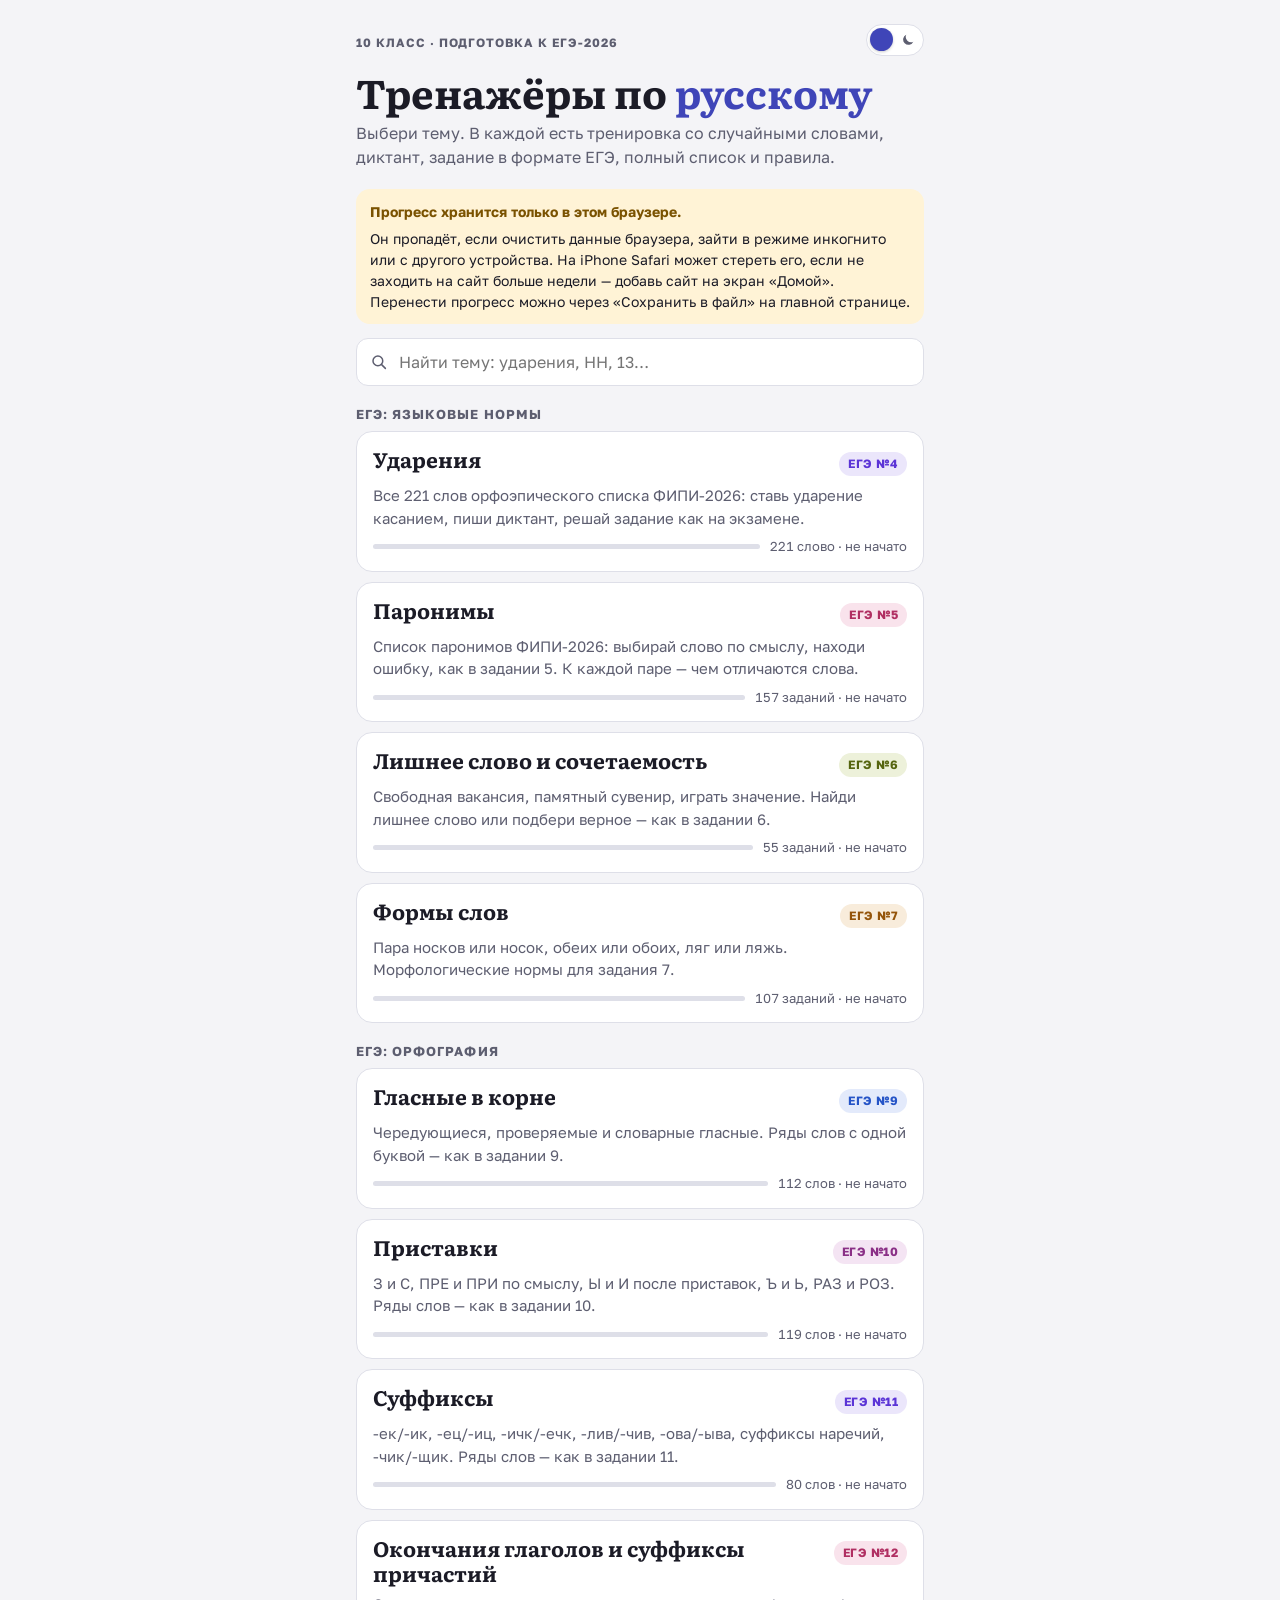
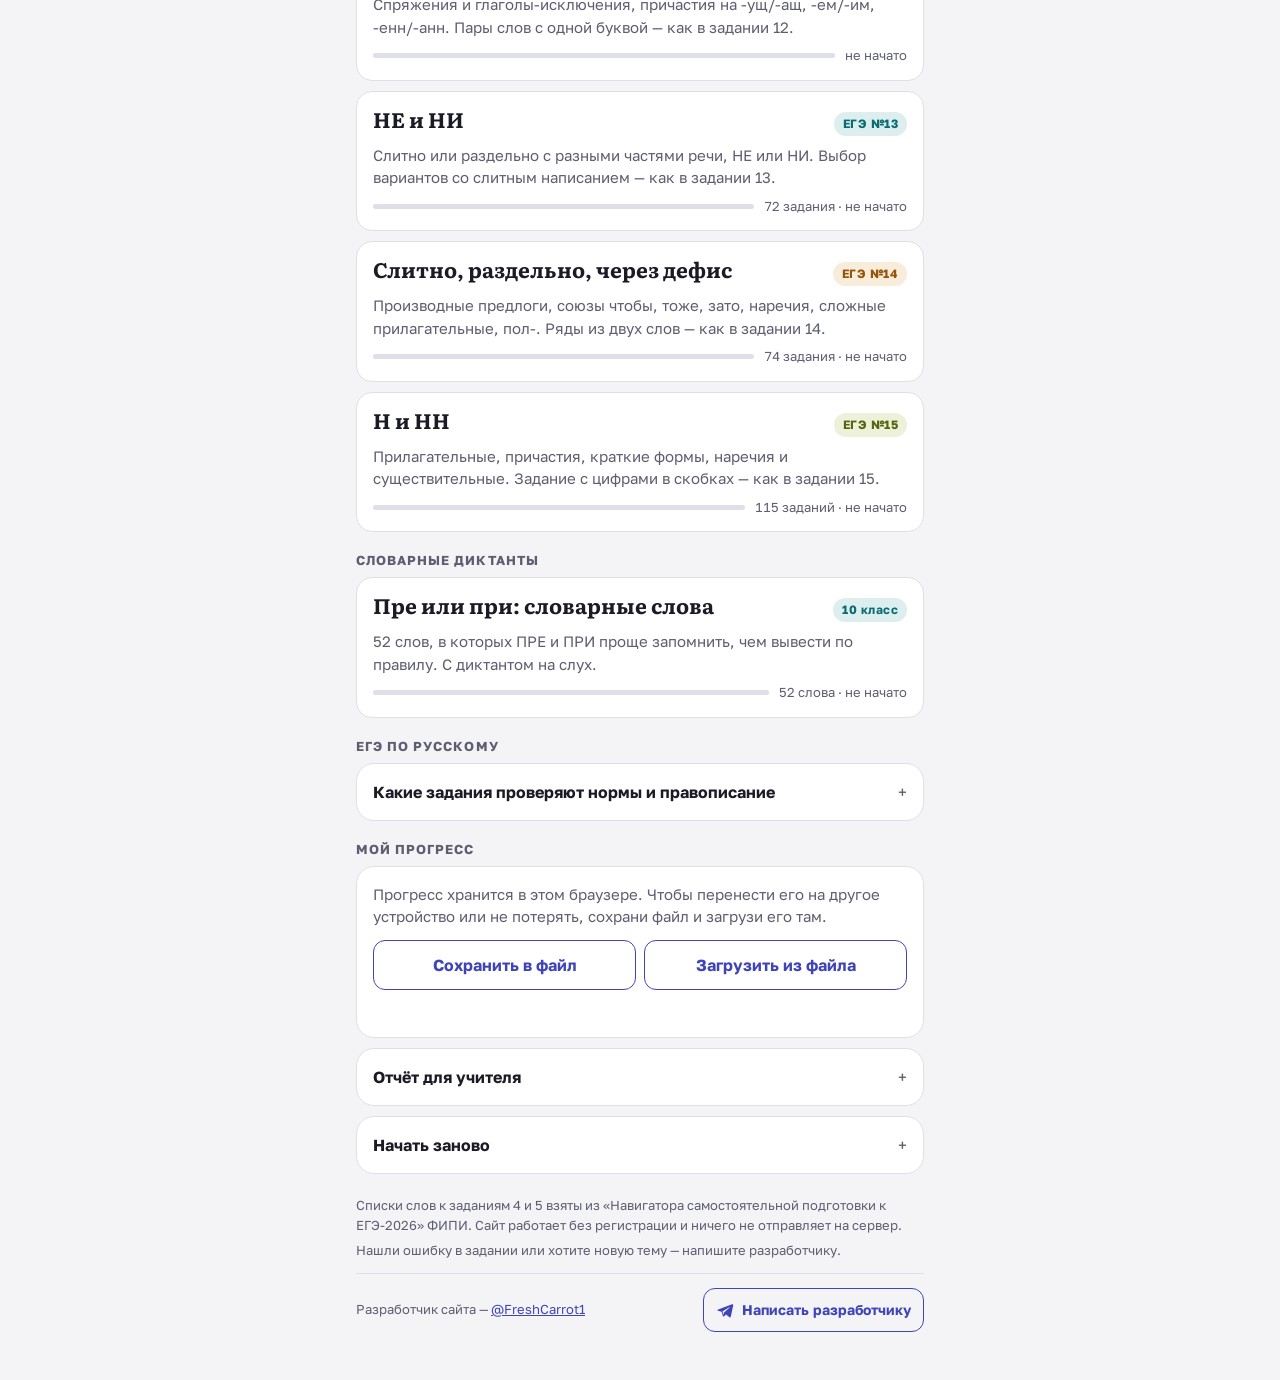
<file: index.html>
<!doctype html>
<html lang="ru">
<head>
<meta charset="utf-8">
<meta name="viewport" content="width=device-width, initial-scale=1, viewport-fit=cover">
<title>Тренажёры по русскому</title>
<meta name="description" content="Тренажёры по русскому языку для 10 класса и подготовки к ЕГЭ: ударения, паронимы, формы слов, корни, приставки, Н и НН.">
<meta name="theme-color" content="#f4f4f7">
<link rel="stylesheet" href="assets/site.css">
<link rel="icon" type="image/png" sizes="32x32" href="assets/icon-32.png">
<link rel="icon" type="image/png" sizes="192x192" href="assets/icon-192.png">
<link rel="apple-touch-icon" href="assets/apple-touch-icon.png">
<script src="assets/theme.js"></script>
<style>
  .hero { display: grid; gap: 8px; padding-block: 10px 6px; }
  .hero h1 { font-size: clamp(30px, 9vw, 40px); }
  .hero p { margin: 0; color: var(--muted); max-width: 60ch; }
  .sec { display: grid; gap: 10px; margin-top: 22px; }
  .sec > h2 { font: 700 13px/1 var(--f-ui); letter-spacing: .08em; text-transform: uppercase; color: var(--muted); margin: 0; }
  .topics { display: grid; gap: 10px; }
  .searchbox { position: relative; margin-top: 14px; }
  .searchbox svg { position: absolute; left: 14px; top: 50%; transform: translateY(-50%); width: 18px; height: 18px; fill: none; stroke: var(--muted); stroke-width: 2; stroke-linecap: round; pointer-events: none; }
  .searchbox .search { padding-left: 42px; }
  .topic {
    display: grid; gap: 8px; text-decoration: none; color: var(--ink);
    background: var(--card); border: 1px solid var(--line); border-radius: 16px; padding: 14px 16px;
  }
  .topic:hover { border-color: var(--accent); }
  .topic .head { display: flex; align-items: baseline; justify-content: space-between; gap: 10px; }
  .topic h3 { margin: 0; font: 700 21px/1.2 var(--f-word); color: var(--ink); }
  .topic .badge { flex: none; font: 700 12px/1 var(--f-ui); letter-spacing: .04em; color: var(--accent); background: var(--accent-soft); border-radius: 999px; padding: 6px 9px; white-space: nowrap; }
  .topic p { margin: 0; color: var(--muted); font-size: 15px; }
  .topic .prog { display: grid; grid-template-columns: 1fr auto; align-items: center; gap: 10px; font-size: 13px; color: var(--muted); font-variant-numeric: tabular-nums; }
  .topic .prog .bar { height: 5px; }
  .topic .prog .err { color: var(--bad); font-weight: 700; }
  .cont { display: flex; align-items: center; justify-content: space-between; gap: 10px; flex-wrap: wrap; text-decoration: none; color: var(--ink); }
  .cont b { font-family: var(--f-word); font-size: 19px; }
  details.card > summary { cursor: pointer; font-weight: 700; list-style: none; display: flex; justify-content: space-between; gap: 8px; }
  details.card > summary::-webkit-details-marker { display: none; }
  details.card > summary::after { content: "+"; color: var(--muted); font-weight: 400; }
  details[open].card > summary::after { content: "−"; }
  .map { list-style: none; margin: 0; padding: 0; display: grid; }
  .map li { display: grid; grid-template-columns: 2.2em 1fr auto; gap: 8px; padding: 7px 0; border-top: 1px solid var(--line); font-size: 15px; align-items: baseline; }
  .map li:first-child { border-top: 0; }
  .map .num { font-weight: 700; color: var(--muted); font-variant-numeric: tabular-nums; }
  .map a { font-size: 13px; font-weight: 700; white-space: nowrap; }
  .field { display: grid; gap: 4px; }
  .field label { font-size: 13px; color: var(--muted); font-weight: 600; }
  .field input { min-height: 44px; border-radius: 10px; border: 1.5px solid var(--line); background: var(--card); padding: 0 12px; font-size: 16px; }
  .msg { font-size: 14px; margin: 0; min-height: 1.4em; }
  .msg.ok { color: var(--good); } .msg.no { color: var(--bad); }
  .confirm { display: grid; gap: 8px; border-radius: 12px; padding: 12px; background: var(--bad-soft); }
  textarea.report { width: 100%; min-height: 160px; border-radius: 10px; border: 1.5px solid var(--line); background: var(--card); padding: 10px 12px; font: 14px/1.5 var(--f-ui); color: var(--ink); resize: vertical; }
</style>
</head>
<body>
<div class="wrap">
  <header class="hero">
    <div class="topbar"><span class="eyebrow">10 класс · подготовка к ЕГЭ-2026</span><span data-theme-toggle></span></div>
    <h1>Тренажёры по <span class="hl">русскому</span></h1>
    <p>Выбери тему. В каждой есть тренировка со случайными словами, диктант, задание в формате ЕГЭ, полный список и правила.</p>
  </header>

  <div class="notice" id="notice" style="margin-top:14px"></div>

  <a class="card cont" id="continue" href="#" hidden style="margin-top:14px">
    <span><span class="muted" style="font-size:13px">Продолжить</span><br><b id="contTitle"></b></span>
    <span class="btn small" style="display:inline-flex;align-items:center">Открыть</span>
  </a>

  <div class="searchbox">
    <svg viewBox="0 0 24 24" aria-hidden="true"><circle cx="10.5" cy="10.5" r="6.5"/><path d="m15.5 15.5 5 5"/></svg>
    <input class="search" id="find" type="search" placeholder="Найти тему: ударения, НН, 13…" autocomplete="off" aria-label="Найти тему">
  </div>
  <p class="task-line" id="findEmpty" hidden style="margin-top:14px">Такой темы пока нет. Попробуй другое слово или номер задания.</p>

  <div id="topics"></div>

  <section class="sec">
    <h2>ЕГЭ по русскому</h2>
    <details class="card">
      <summary>Какие задания проверяют нормы и правописание</summary>
      <p class="task-line">Задания 1–3 и 22–26 — работа с текстом, 27 — сочинение. Остальные проверяют знание норм и правил. Здесь отмечено, по каким уже есть тренажёр.</p>
      <ul class="map" id="map"></ul>
    </details>
  </section>

  <section class="sec">
    <h2>Мой прогресс</h2>
    <div class="card">
      <p class="task-line">Прогресс хранится в этом браузере. Чтобы перенести его на другое устройство или не потерять, сохрани файл и загрузи его там.</p>
      <div class="row">
        <button type="button" class="btn ghost" id="exp">Сохранить в файл</button>
        <button type="button" class="btn ghost" id="impBtn">Загрузить из файла</button>
        <input type="file" id="imp" accept="application/json,.json" hidden>
      </div>
      <p class="msg" id="impMsg" aria-live="polite"></p>
    </div>
    <details class="card">
      <summary>Отчёт для учителя</summary>
      <p class="task-line">Текст со сводкой по всем темам. Скопируй его и отправь учителю в мессенджер.</p>
      <div class="field"><label for="who">Имя и класс</label><input id="who" type="text" autocomplete="name" placeholder="Например: Иван Петров, 10 «Б»"></div>
      <textarea class="report" id="report" readonly aria-label="Текст отчёта"></textarea>
      <div class="row"><button type="button" class="btn" id="copy">Скопировать отчёт</button></div>
      <p class="msg" id="copyMsg" aria-live="polite"></p>
    </details>
    <details class="card">
      <summary>Начать заново</summary>
      <p class="task-line">Удалит все ответы и статистику по всем темам в этом браузере.</p>
      <div class="row"><button type="button" class="btn danger" id="reset">Удалить весь прогресс</button></div>
      <div class="confirm" id="resetBox" hidden>
        <b>Точно удалить? Вернуть не получится, если нет сохранённого файла.</b>
        <div class="row"><button type="button" class="btn danger" id="resetYes">Да, удалить</button><button type="button" class="btn ghost" id="resetNo">Отмена</button></div>
      </div>
    </details>
  </section>

  <footer class="foot">
    <span>Списки слов к заданиям 4 и 5 взяты из «Навигатора самостоятельной подготовки к ЕГЭ-2026» ФИПИ. Сайт работает без регистрации и ничего не отправляет на сервер.</span>
    <span>Нашли ошибку в задании или хотите новую тему — напишите разработчику.</span>
    <div id="dev"></div>
  </footer>
</div>

<script src="assets/core.js"></script>
<script src="topics.js"></script>
<script>
(function () {
  'use strict';
  const { esc, plural } = Core;
  const $ = s => document.querySelector(s);
  const TOPICS = (window.TOPICS || []).slice().sort((a, b) => (a.order || 999) - (b.order || 999) || a.title.localeCompare(b.title, 'ru'));
  const SUMS = Core.summaries();

  /* --- предупреждение о хранении --- */
  $('#notice').innerHTML = Core.notice();
  if (!Core.storageOK()) $('#notice').classList.add('bad');
  Core.askPersist();

  /* --- продолжить --- */
  let last = null;
  TOPICS.forEach(t => { const s = SUMS[t.id]; if (s && s.updated && (!last || s.updated > SUMS[last.id].updated)) last = t; });
  if (last) { $('#continue').hidden = false; $('#continue').href = last.file; $('#contTitle').textContent = last.title; }

  /* --- темы по разделам --- */
  if (!TOPICS.length) {
    $('#topics').innerHTML = '<section class="sec"><div class="card"><p>Список тем пуст. Если ты владелец сайта, проверь, что рядом с index.html лежит файл topics.js (его создаёт сборка, см. README).</p></div></section>';
  } else {
    const groups = [];
    TOPICS.forEach(t => { const g = t.group || 'Темы'; if (!groups.includes(g)) groups.push(g); });
    $('#topics').innerHTML = groups.map(g => `<section class="sec"><h2>${esc(g)}</h2><div class="topics">${
      TOPICS.filter(t => (t.group || 'Темы') === g).map(card).join('')}</div></section>`).join('');
  }
  function card(t) {
    const s = SUMS[t.id];
    const total = (s && s.total) || t.count || 0;
    const learned = (s && s.learned) || 0;
    const errors = (s && s.errors) || 0;
    const pct = total ? Math.round(learned / total * 100) : 0;
    const units = (t.unit && t.unit.split('|').length === 3) ? t.unit.split('|') : ['задание', 'задания', 'заданий'];
    const badge = t.task ? `ЕГЭ №${esc(t.task)}` : (t.grade ? `${esc(t.grade)} класс` : '');
    const prog = s ? `<div class="prog"><div class="bar"><i style="width:${pct}%"></i></div>
        <span>выучено ${learned} из ${total}${errors ? ` · <span class="err">${errors} ${plural(errors, 'ошибка', 'ошибки', 'ошибок')}</span>` : ''}</span></div>`
      : `<div class="prog"><div class="bar"><i></i></div><span>${total ? `${total} ${plural(total, ...units)} · ` : ''}не начато</span></div>`;
    const hay = norm([t.title, t.desc, t.group, t.keywords, t.task ? `№${t.task} ${t.task} задание ${t.task} егэ ${t.task}` : '', t.grade ? `${t.grade} класс` : ''].join(' '));
    return `<a class="topic" href="${esc(t.file)}" data-accent="${esc(t.accent || '')}" data-s="${esc(hay)}">
      <div class="head"><h3>${esc(t.title)}</h3>${badge ? `<span class="badge">${badge}</span>` : ''}</div>
      ${t.desc ? `<p>${esc(t.desc)}</p>` : ''}${prog}</a>`;
  }

  /* --- поиск по темам --- */
  function norm(s) { return String(s || '').toLowerCase().replace(/ё/g, 'е').replace(/[«»"()]/g, ' '); }
  const find = $('#find');
  function filter() {
    const words = norm(find.value).replace(/№/g, ' ').split(/\s+/).filter(Boolean);
    let shown = 0;
    document.querySelectorAll('#topics .sec').forEach(sec => {
      let n = 0;
      sec.querySelectorAll('.topic').forEach(a => {
        const ok = words.every(w => a.dataset.s.includes(w));
        a.hidden = !ok; if (ok) n++;
      });
      sec.hidden = !n; shown += n;
    });
    $('#findEmpty').hidden = !!shown || !words.length;
    $('#continue').hidden = !last || !!words.length;
  }
  find.addEventListener('input', filter);

  /* --- разработчик --- */
  $('#dev').innerHTML = Core.devHTML();

  /* --- карта заданий ЕГЭ --- */
  const MAP = [
    [4, 'Орфоэпические нормы: ударение'], [5, 'Паронимы'], [6, 'Лексические нормы: лишнее или неуместное слово'],
    [7, 'Морфологические нормы: формы слов (с 2026 года — любые грамматические ошибки в выделенном слове)'],
    [8, 'Синтаксические нормы: грамматические ошибки в предложениях'], [9, 'Правописание корней'], [10, 'Правописание приставок'],
    [11, 'Суффиксы (кроме Н и НН)'], [12, 'Окончания глаголов и суффиксы причастий'], [13, 'НЕ и НИ'],
    [14, 'Слитное, дефисное и раздельное написание'], [15, 'Н и НН'], [16, 'Однородные члены и сложносочинённое предложение'],
    [17, 'Обособленные члены предложения'], [18, 'Вводные слова и обращения'], [19, 'Сложноподчинённое предложение'],
    [20, 'Сложное предложение с разными видами связи'], [21, 'Пунктуационный анализ'],
  ];
  $('#map').innerHTML = MAP.map(([n, name]) => {
    const tops = TOPICS.filter(t => String(t.task) === String(n));
    return `<li><span class="num">${n}</span><span>${esc(name)}</span><span>${tops.map(t => `<a href="${esc(t.file)}">${esc(t.title)}</a>`).join('<br>') || '<span class="muted" style="font-size:13px">скоро</span>'}</span></li>`;
  }).join('');

  /* --- экспорт / импорт --- */
  $('#exp').addEventListener('click', () => {
    try { Core.downloadExport(); msg('#impMsg', 'Файл сохранён в «Загрузки».', true); }
    catch (e) { msg('#impMsg', 'Не получилось сохранить файл: ' + e.message, false); }
  });
  $('#impBtn').addEventListener('click', () => $('#imp').click());
  $('#imp').addEventListener('change', e => {
    const f = e.target.files && e.target.files[0]; if (!f) return;
    const r = new FileReader();
    r.onload = () => {
      try { const n = Core.importData(JSON.parse(r.result)); msg('#impMsg', `Прогресс загружен (${n} ${plural(n, 'запись', 'записи', 'записей')}). Обновляю страницу…`, true); setTimeout(() => location.reload(), 900); }
      catch (err) { msg('#impMsg', 'Не удалось прочитать файл. ' + err.message, false); }
    };
    r.readAsText(f);
    e.target.value = '';
  });
  function msg(sel, text, ok) { const m = $(sel); m.textContent = text; m.className = 'msg ' + (ok ? 'ok' : 'no'); }

  /* --- отчёт для учителя --- */
  const who = $('#who');
  try { who.value = Core.getJSON('name', ''); } catch (e) {}
  function report() {
    const d = new Date().toLocaleDateString('ru-RU');
    const lines = [`Отчёт о подготовке${who.value.trim() ? ': ' + who.value.trim() : ''} (${d})`, ''];
    let any = false;
    TOPICS.forEach(t => {
      const s = SUMS[t.id]; if (!s) return; any = true;
      const ex = Core.examOf(t.id);
      lines.push(`${t.title}${t.task ? ` (ЕГЭ №${t.task})` : ''}: выучено ${s.learned} из ${s.total}, к повторению ${s.errors}` + (ex.n ? `, задания ЕГЭ: ${ex.ok} из ${ex.n}` : ''));
      if (s.errs && s.errs.length) lines.push('  Ошибки: ' + s.errs.slice(0, 10).join(', '));
    });
    if (!any) lines.push('Пока ни одна тема не начата.');
    $('#report').value = lines.join('\n');
  }
  who.addEventListener('input', () => { Core.setJSON('name', who.value); report(); });
  report();
  $('#copy').addEventListener('click', () => {
    const text = $('#report').value;
    const done = () => msg('#copyMsg', 'Скопировано. Вставь в сообщение учителю.', true);
    const fallback = () => { const ta = $('#report'); ta.focus(); ta.select(); try { document.execCommand('copy'); done(); } catch (e) { msg('#copyMsg', 'Выдели текст и скопируй вручную.', false); } };
    if (navigator.clipboard && navigator.clipboard.writeText) navigator.clipboard.writeText(text).then(done, fallback); else fallback();
  });

  /* --- сброс --- */
  $('#reset').addEventListener('click', () => { $('#resetBox').hidden = false; $('#reset').hidden = true; });
  $('#resetNo').addEventListener('click', () => { $('#resetBox').hidden = true; $('#reset').hidden = false; });
  $('#resetYes').addEventListener('click', () => { Core.resetAll(); location.reload(); });
})();
</script>
</body>
</html>
</file>
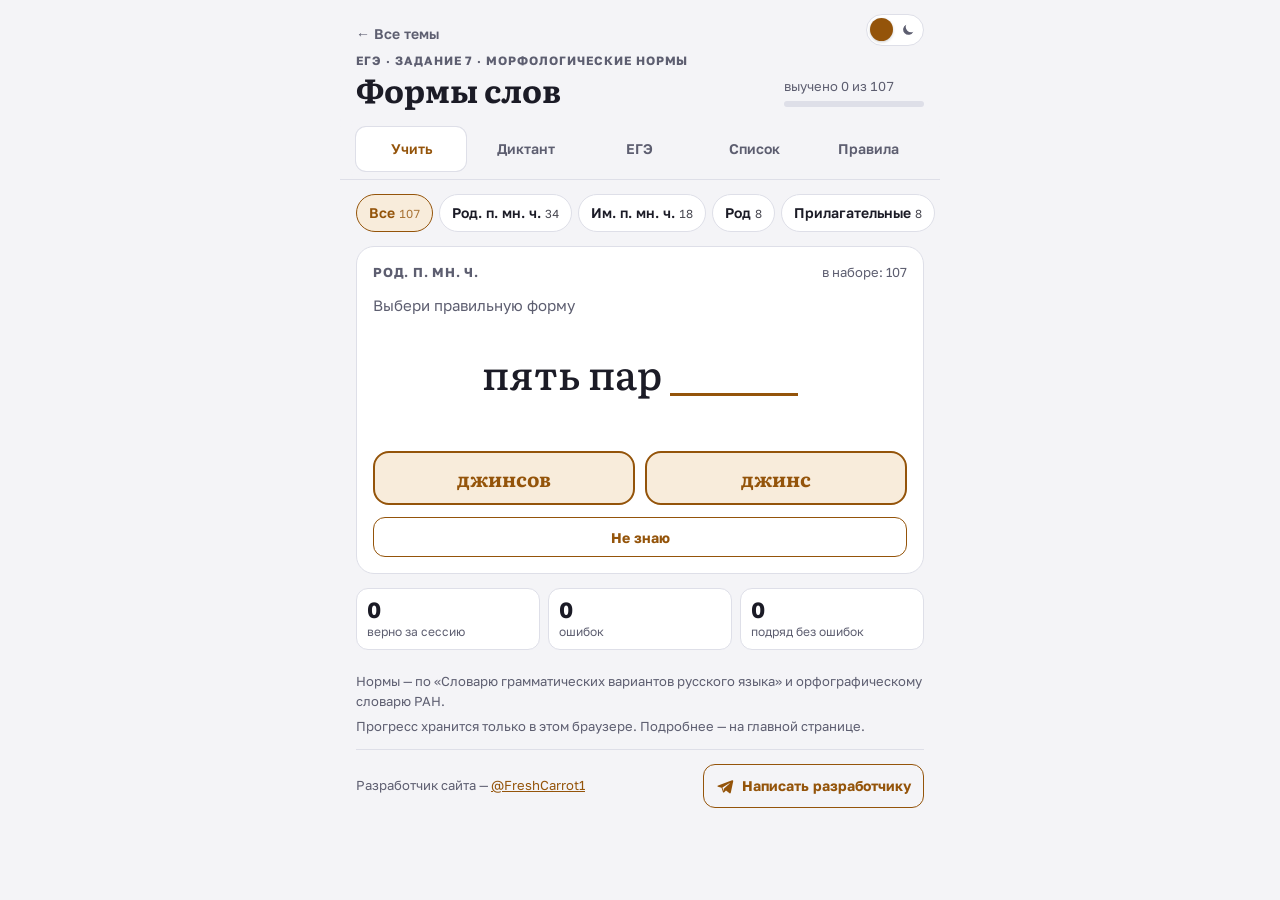
<file: formy-slova.html>
<!doctype html>
<html lang="ru" data-accent="amber">
<head>
<meta charset="utf-8">
<meta name="viewport" content="width=device-width, initial-scale=1, viewport-fit=cover">
<title>Формы слов — тренажёры по русскому</title>
<meta name="topic:id" content="formy-slova">
<meta name="topic:keywords" content="морфология грамматика формы слов род падеж числительные">
<meta name="topic:title" content="Формы слов">
<meta name="topic:desc" content="Пара носков или носок, обеих или обоих, ляг или ляжь. Морфологические нормы для задания 7.">
<meta name="topic:group" content="ЕГЭ: языковые нормы">
<meta name="topic:task" content="7">
<meta name="topic:grade" content="10">
<meta name="topic:order" content="70">
<meta name="topic:accent" content="amber">
<meta name="topic:count" content="107">
<link rel="stylesheet" href="assets/site.css">
<link rel="icon" type="image/png" sizes="32x32" href="assets/icon-32.png">
<link rel="icon" type="image/png" sizes="192x192" href="assets/icon-192.png">
<link rel="apple-touch-icon" href="assets/apple-touch-icon.png">
<script src="assets/theme.js"></script>
</head>
<body>
<div id="app"></div>

<template id="rules">
  <article class="card rule">
    <h3>Как устроено задание 7</h3>
    <p>Даны пять словосочетаний, в каждом одно слово выделено прописными буквами. В одном из выделенных слов допущена ошибка. Нужно исправить её и записать слово правильно.</p>
    <ul>
      <li>С 2026 года в формулировке говорится о <b>грамматической</b> ошибке: кроме форм слова могут встретиться и другие нарушения, например «запечатлить» вместо «запечатлеть».</li>
      <li>Ответ записывается в той же форме, только исправленной: «пара НОСОК» → «носков».</li>
      <li>Чаще всего проверяют родительный падеж множественного числа, числительные, степени сравнения и повелительное наклонение.</li>
    </ul>
  </article>
  <article class="card rule">
    <h3>Родительный падеж множественного числа</h3>
    <div class="tablewrap"><table class="t">
      <tr><th>Без окончания</th><th>С окончанием -ов</th></tr>
      <tr><td>парная обувь: сапог, ботинок, валенок, чулок, туфель</td><td>носков</td></tr>
      <tr><td>народы: грузин, армян, башкир, татар, цыган, осетин</td><td>якутов, монголов, киргизов, таджиков</td></tr>
      <tr><td>воинские группы: солдат, партизан, гусар, драгун</td><td>минёров, сапёров</td></tr>
      <tr><td>яблок, полотенец, блюдец, вафель, кочерёг, сплетен, басен</td><td>апельсинов, мандаринов, помидоров, баклажанов, томатов</td></tr>
    </table></div>
    <p>Ещё формы, которые стоит запомнить: нянь, вишен, сабель, серёг, саней, мест, но дядей, тётей, свечей, яслей.</p>
  </article>
  <article class="card rule">
    <h3>Числительные</h3>
    <ul>
      <li>Склоняются обе части: <b>пятисот</b>, <b>пятьюстами</b>, <b>о восьмистах</b>, <b>семьюдесятью</b>.</li>
      <li><b>Оба</b> — с мужским и средним родом (обоих братьев), <b>обе</b> — с женским (обеих сестёр, обеими руками).</li>
      <li><b>Полтора</b> в косвенных падежах — <b>полутора</b>: более полутора километров.</li>
      <li>Собирательные (двое, трое…) не сочетаются с существительными женского рода: три подруги, а не трое подруг. Зато обязательны с существительными, у которых нет единственного числа: трое ножниц, двое суток.</li>
    </ul>
  </article>
  <article class="card rule">
    <h3>Степени сравнения</h3>
    <p>Простая форма (короче, лучше, высочайший) и составная (более короткий, самый высокий) не смешиваются. Ошибки: <b>более короче</b>, <b>самый высочайший</b>.</p>
  </article>
  <article class="card rule">
    <h3>Глаголы</h3>
    <ul>
      <li>Повелительное наклонение: ляг, поезжай, положи, выложи, вымой, выйди, порежь. Не бывает: ляжь, ехай, ложи.</li>
      <li>Личные формы: машет, жжёт, печёт, хотят, хотим, кладёт.</li>
      <li>Прошедшее время многих глаголов на -нуть — без -ну-: окреп, исчез, погиб, высохла.</li>
    </ul>
  </article>
</template>

<script src="assets/core.js"></script>
<script src="assets/trainer.js"></script>
<script>
/* [текст с пропуском #, верная форма, неверная форма, пояснение, раздел] */
const F = [
  /* род. п. мн. ч. */
  ['пара #', 'носков', 'носок', 'Носки — носков. Но чулки — чулок, сапоги — сапог.', 'gen'],
  ['пара #', 'чулок', 'чулков', 'Парная обувь и одежда часто без окончания: чулок, сапог, валенок, ботинок. Исключение — носков.', 'gen'],
  ['пара #', 'сапог', 'сапогов', 'Названия парной обуви: сапог, ботинок, валенок, туфель.', 'gen'],
  ['пара #', 'валенок', 'валенков', 'Названия парной обуви: валенок, сапог, ботинок.', 'gen'],
  ['несколько пар #', 'ботинок', 'ботинков', 'Ботинки — ботинок, как сапоги — сапог.', 'gen'],
  ['пара #', 'туфель', 'туфлей', 'Туфли — туфель.', 'gen'],
  ['пять #', 'полотенец', 'полотенцев', 'Полотенце — полотенец, блюдце — блюдец.', 'gen'],
  ['килограмм #', 'яблок', 'яблоков', 'Яблоки — яблок.', 'gen'],
  ['килограмм #', 'апельсинов', 'апельсин', 'Фрукты и овощи мужского рода: апельсинов, мандаринов, помидоров, баклажанов.', 'gen'],
  ['килограмм #', 'мандаринов', 'мандарин', 'Мандарины — мандаринов, как апельсинов.', 'gen'],
  ['килограмм #', 'помидоров', 'помидор', 'Помидоры — помидоров, томатов.', 'gen'],
  ['килограмм #', 'баклажанов', 'баклажан', 'Баклажаны — баклажанов.', 'gen'],
  ['коробка #', 'вафель', 'вафлей', 'Вафли — вафель.', 'gen'],
  ['без #', 'кочерёг', 'кочерг', 'Кочерга — кочерёг.', 'gen'],
  ['у #', 'грузин', 'грузинов', 'Названия некоторых народов без окончания: грузин, армян, башкир, татар, осетин.', 'gen'],
  ['жизнь #', 'башкир', 'башкиров', 'Башкиры — башкир, как грузины — грузин.', 'gen'],
  ['обычаи #', 'якутов', 'якут', 'Якуты — якутов, монголы — монголов.', 'gen'],
  ['история #', 'монголов', 'монгол', 'Монголы — монголов.', 'gen'],
  ['много #', 'сплетен', 'сплетней', 'Сплетни — сплетен, басни — басен.', 'gen'],
  ['книга #', 'басен', 'басней', 'Басни — басен.', 'gen'],
  ['нет свободных #', 'мест', 'местов', 'Места — мест, дела — дел.', 'gen'],
  ['несколько #', 'блюдец', 'блюдцев', 'Блюдце — блюдец.', 'gen'],
  ['звон #', 'сабель', 'саблей', 'Сабли — сабель.', 'gen'],
  ['пять пар #', 'джинсов', 'джинс', 'Джинсы — джинсов.', 'gen'],
  ['укладка #', 'рельсов', 'рельс', 'Рельсы — рельсов.', 'gen'],
  ['рота #', 'солдат', 'солдатов', 'Воинские группы: солдат, партизан, гусар.', 'gen'],
  ['отряд #', 'партизан', 'партизанов', 'Партизаны — партизан, как солдаты — солдат.', 'gen'],
  ['ящик #', 'вишен', 'вишней', 'Вишни — вишен.', 'gen'],
  ['коробка #', 'свечей', 'свеч', 'Свечи — свечей (форма «свеч» устарела).', 'gen'],
  ['работа детских #', 'яслей', 'ясель', 'Ясли — яслей.', 'gen'],
  ['у моих #', 'дядей', 'дядь', 'Дяди — дядей, тёти — тётей.', 'gen'],
  ['у #', 'нянь', 'няней', 'Няни — нянь.', 'gen'],
  ['пара #', 'серёг', 'серьгов', 'Серьги — серёг.', 'gen'],
  ['полозья #', 'саней', 'саний', 'Сани — саней.', 'gen'],
  /* им. п. мн. ч. */
  ['подписать #', 'договоры', 'договора', 'Договор — договоры (форма «договора» разговорная).', 'nom'],
  ['новые #', 'директора', 'директоры', 'Директор — директора.', 'nom'],
  ['опытные #', 'инженеры', 'инженера', 'Инженер — инженеры.', 'nom'],
  ['все #', 'бухгалтеры', 'бухгалтера', 'Бухгалтер — бухгалтеры.', 'nom'],
  ['# такси', 'шофёры', 'шофера', 'Шофёр — шофёры.', 'nom'],
  ['вкусные #', 'торты', 'торта', 'Торт — торты (ударение на первый слог).', 'nom'],
  ['районные #', 'доктора', 'докторы', 'Доктор — доктора.', 'nom'],
  ['школьные #', 'повара', 'повары', 'Повар — повара.', 'nom'],
  ['известные #', 'профессора', 'профессоры', 'Профессор — профессора.', 'nom'],
  ['получить #', 'паспорта', 'паспорты', 'Паспорт — паспорта.', 'nom'],
  ['тёплые #', 'свитеры', 'свитера', 'Свитер — свитеры.', 'nom'],
  ['лучшие #', 'тренеры', 'тренера', 'Тренер — тренеры.', 'nom'],
  ['вязаные #', 'джемперы', 'джемпера', 'Джемпер — джемперы.', 'nom'],
  ['морские #', 'порты', 'порта', 'Порт — порты.', 'nom'],
  ['речные #', 'катера', 'катеры', 'Катер — катера.', 'nom'],
  ['корабельные #', 'якоря', 'якори', 'Якорь — якоря.', 'nom'],
  ['ночные #', 'сторожа', 'сторожи', 'Сторож — сторожа.', 'nom'],
  ['косметические #', 'кремы', 'крема', 'Крем — кремы.', 'nom'],
  /* род */
  ['# туфля', 'левая', 'левый', 'Туфля — женского рода: левая туфля.', 'gend'],
  ['# тюль', 'белый', 'белая', 'Тюль — мужского рода: белый тюль.', 'gend'],
  ['# шампунь', 'хороший', 'хорошая', 'Шампунь — мужского рода.', 'gend'],
  ['# мозоль', 'кровавая', 'кровавый', 'Мозоль — женского рода.', 'gend'],
  ['# рельс', 'стальной', 'стальная', 'Рельс — мужского рода.', 'gend'],
  ['# кофе', 'горячий', 'горячее', 'Кофе — мужского рода: горячий кофе. В разговорной речи допускается средний род, но норма — мужской.', 'gend'],
  ['# тапка', 'домашняя', 'домашний', 'Тапка — женского рода (тапок — разговорное).', 'gend'],
  ['# бандероль', 'заказная', 'заказной', 'Бандероль — женского рода.', 'gend'],
  /* прилагательные */
  ['этот вариант #', 'удачнее', 'более удачнее', 'Нельзя смешивать простую и составную степень: удачнее или более удачный.', 'adj'],
  ['этот путь #', 'короче', 'более короче', 'Короче или более короткий, но не «более короче».', 'adj'],
  ['# горный пик', 'самый высокий', 'самый высочайший', 'Самый высокий или высочайший, но не «самый высочайший».', 'adj'],
  ['задача стала #', 'легче', 'более легче', 'Легче или более лёгкая.', 'adj'],
  ['звук стал #', 'громче', 'громчее', 'Громкий — громче.', 'adj'],
  ['этот торт #', 'слаще', 'сладче', 'Сладкий — слаще.', 'adj'],
  ['голос стал #', 'звонче', 'звончее', 'Звонкий — звонче.', 'adj'],
  ['этот рассказ #', 'интереснее', 'более интереснее', 'Интереснее или более интересный.', 'adj'],
  /* числительные */
  ['около # рублей', 'пятисот', 'пятиста', 'Пятьсот — пятисот: склоняются обе части.', 'num'],
  ['с # рублями', 'пятьюстами', 'пятистами', 'Пятьсот — пятьюстами (творительный падеж).', 'num'],
  ['около # учеников', 'двухсот', 'двухста', 'Двести — двухсот.', 'num'],
  ['о # участниках', 'восьмистах', 'восьмисот', 'Восемьсот — о восьмистах (предложный падеж).', 'num'],
  ['с # рублями', 'семьюдесятью', 'семидесятью', 'Семьдесят — семьюдесятью.', 'num'],
  ['у # девочек', 'обеих', 'обоих', 'С существительными женского рода — обе: обеих девочек.', 'num'],
  ['в # руках', 'обеих', 'обоих', 'Рука — женского рода, поэтому обеих.', 'num'],
  ['по # сторонам', 'обеим', 'обоим', 'Сторона — женского рода: по обеим сторонам.', 'num'],
  ['у # братьев', 'обоих', 'обеих', 'С мужским родом — оба: обоих братьев.', 'num'],
  ['более # километров', 'полутора', 'полуторых', 'Полтора в косвенных падежах — полутора.', 'num'],
  ['# ножниц', 'трое', 'три', 'Существительные без единственного числа сочетаются с собирательными: трое ножниц, двое суток.', 'num'],
  ['# подруги', 'три', 'трое', 'Собирательные числительные не сочетаются с существительными женского рода: три подруги.', 'num'],
  /* местоимения */
  ['# книги', 'их', 'ихние', '«Ихний» — просторечие. Правильно: их.', 'pron'],
  ['подошёл к #', 'нему', 'ему', 'После простых предлогов — с н-: к нему, у него, с ней.', 'pron'],
  ['благодаря #', 'ему', 'нему', 'После производных предлогов (благодаря, вопреки, навстречу, согласно) — без н-.', 'pron'],
  ['навстречу #', 'ей', 'ней', 'Навстречу — производный предлог, поэтому без н-.', 'pron'],
  ['вопреки #', 'им', 'ним', 'Вопреки — производный предлог: вопреки им.', 'pron'],
  ['около #', 'него', 'его', 'После предлогов около, возле, мимо, после — с н-: около него.', 'pron'],
  /* глаголы */
  ['# на диван', 'ляг', 'ляжь', 'Повелительное наклонение от «лечь» — ляг.', 'verb'],
  ['# вперёд', 'поезжай', 'ехай', 'От «ехать» повелительное — поезжай.', 'verb'],
  ['# книгу на стол', 'положи', 'ложи', 'Положить — положи. Глагол «ложить» в литературном языке не употребляется.', 'verb'],
  ['# продукты из сумки', 'выложи', 'выложь', 'Выложить — выложи.', 'verb'],
  ['# руки', 'вымой', 'вымый', 'Вымыть — вымой.', 'verb'],
  ['# пол', 'вычисти', 'вычисть', 'Вычистить — вычисти.', 'verb'],
  ['# из комнаты', 'выйди', 'выйдь', 'Выйти — выйди.', 'verb'],
  ['# хлеб', 'порежь', 'порежи', 'Порезать — порежь.', 'verb'],
  ['# быстрее на крышу', 'лезь', 'лезай', 'Лезть — лезь. «Лезай» — просторечие.', 'verb'],
  ['он # рукой', 'машет', 'махает', 'Махать — машет.', 'verb'],
  ['крапива #', 'жжёт', 'жгёт', 'Жечь — жжёт.', 'verb'],
  ['солнце #', 'печёт', 'пекёт', 'Печь — печёт.', 'verb'],
  ['они # мира', 'хотят', 'хочут', 'Хотеть — хотят, хотим.', 'verb'],
  ['мы # домой', 'хотим', 'хочем', 'Хотеть — хотим.', 'verb'],
  ['он # книгу на полку', 'кладёт', 'ложит', 'Класть — кладёт. Глагола «ложить» нет в литературном языке.', 'verb'],
  ['мороз #', 'окреп', 'окрепнул', 'Окрепнуть — окреп.', 'verb'],
  ['туман #', 'исчез', 'исчезнул', 'Исчезнуть — исчез.', 'verb'],
  ['краска #', 'высохла', 'высохнула', 'Высохнуть — высохла.', 'verb'],
  ['урожай #', 'погиб', 'погибнул', 'Погибнуть — погиб.', 'verb'],
  ['# момент на фото', 'запечатлеть', 'запечатлить', 'Запечатлеть — на -еть. Этот пример был в демоверсии ЕГЭ-2026.', 'verb'],
  ['# из дома', 'выйдя', 'вышедши', 'Деепричастие от «выйти» — выйдя. «Вышедши» — устаревшая форма.', 'verb'],
];
const CATS = [
  { key: 'gen', label: 'Род. п. мн. ч.' }, { key: 'nom', label: 'Им. п. мн. ч.' }, { key: 'gend', label: 'Род' },
  { key: 'adj', label: 'Прилагательные' }, { key: 'num', label: 'Числительные' }, { key: 'pron', label: 'Местоимения' },
  { key: 'verb', label: 'Глаголы' },
];
Trainer.start({
  id: 'formy-slova',
  kind: 'choice',
  title: 'Формы слов',
  eyebrow: 'ЕГЭ · задание 7 · морфологические нормы',
  prompt: 'Выбери правильную форму',
  source: 'Нормы — по «Словарю грамматических вариантов русского языка» и орфографическому словарю РАН.',
  categories: CATS,
  exam: { type: 'odd', task: 7, points: 1,
    q: 'В одном из выделенных ниже слов допущена грамматическая ошибка. Исправьте ошибку и запишите слово правильно.' },
  autoNext: false,
  items: F.map(([t, a, wrong, n, c]) => ({ t, a, o: [a, wrong], n, c })),
});
</script>
</body>
</html>
</file>
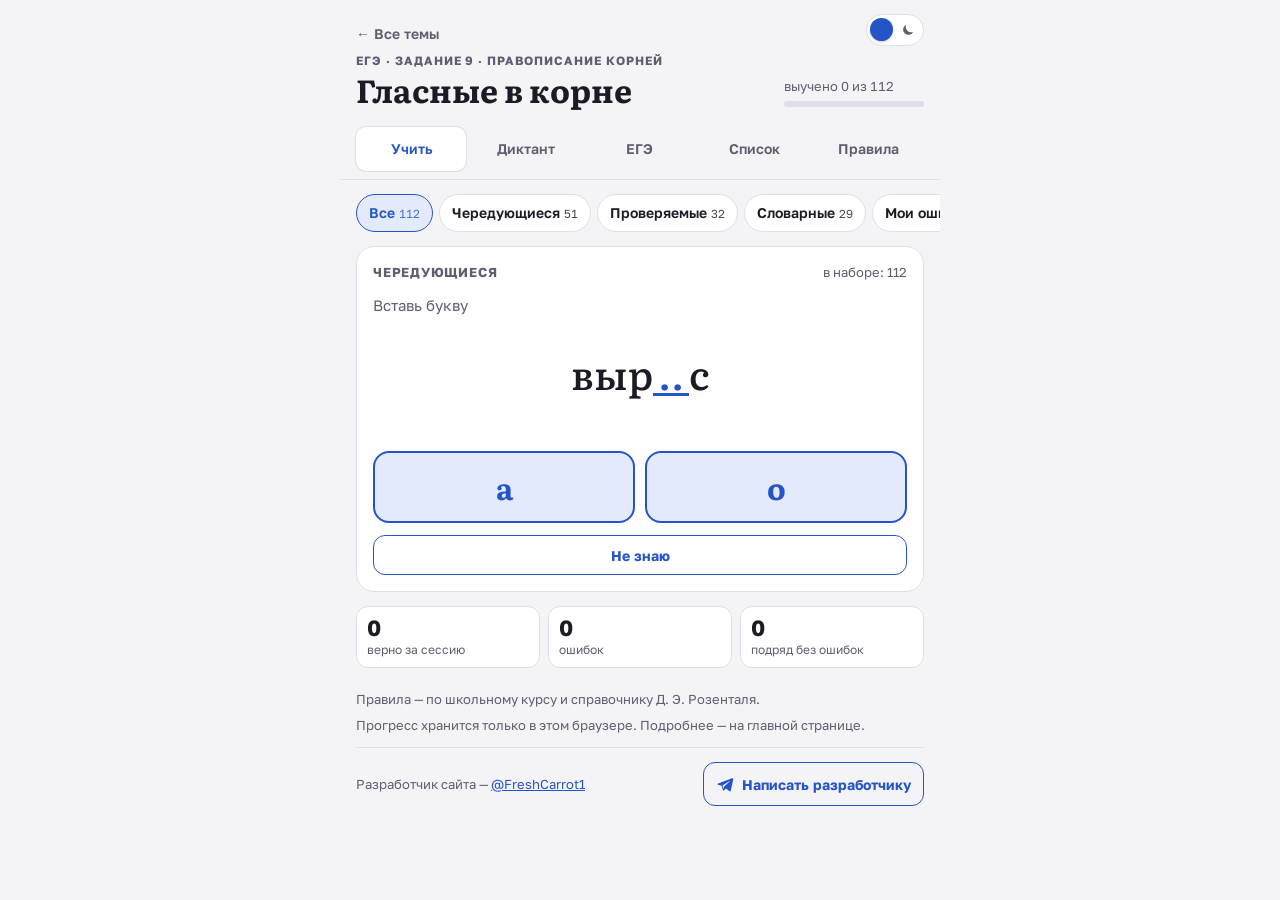
<file: korni.html>
<!doctype html>
<html lang="ru" data-accent="blue">
<head>
<meta charset="utf-8">
<meta name="viewport" content="width=device-width, initial-scale=1, viewport-fit=cover">
<title>Корни — тренажёры по русскому</title>
<meta name="topic:id" content="korni">
<meta name="topic:keywords" content="корень корни чередование безударные гласные">
<meta name="topic:title" content="Гласные в корне">
<meta name="topic:desc" content="Чередующиеся, проверяемые и словарные гласные. Ряды слов с одной буквой — как в задании 9.">
<meta name="topic:group" content="ЕГЭ: орфография">
<meta name="topic:task" content="9">
<meta name="topic:grade" content="10">
<meta name="topic:order" content="90">
<meta name="topic:accent" content="blue">
<meta name="topic:count" content="112">
<meta name="topic:unit" content="слово|слова|слов">
<link rel="stylesheet" href="assets/site.css">
<link rel="icon" type="image/png" sizes="32x32" href="assets/icon-32.png">
<link rel="icon" type="image/png" sizes="192x192" href="assets/icon-192.png">
<link rel="apple-touch-icon" href="assets/apple-touch-icon.png">
<script src="assets/theme.js"></script>
</head>
<body>
<div id="app"></div>

<template id="rules">
  <article class="card rule">
    <h3>Как устроено задание 9</h3>
    <p>Даны пять рядов по три слова с пропущенной буквой в корне. Нужно выбрать все ряды, где во всех словах пропущена одна и та же буква.</p>
    <ul>
      <li>В одном ряду могут встретиться разные виды корней: проверяемый, чередующийся и словарный.</li>
      <li>Иногда в скобках дан контекст: «(члены) ж..ри», «отв..рить (картофель)». Он подсказывает значение и нужное проверочное слово.</li>
      <li>Сначала определи вид корня, потом применяй правило. Проверочное слово для чередующегося корня не подбирают.</li>
    </ul>
  </article>
  <article class="card rule">
    <h3>Алгоритм</h3>
    <ol style="margin:0;padding-left:20px;display:grid;gap:4px">
      <li>Корень из списка чередующихся? Применяй правило этого корня.</li>
      <li>Нет — подбери однокоренное слово, где гласная под ударением: г<mark>о</mark>ристый — г<mark>о</mark>ры.</li>
      <li>Проверить нельзя — это словарное слово, его пишут по памяти.</li>
    </ol>
  </article>
  <article class="card rule">
    <h3>Чередующиеся корни</h3>
    <div class="tablewrap"><table class="t">
      <tr><th>От чего зависит</th><th>Корни</th></tr>
      <tr><td>От суффикса -а- после корня</td><td>-кас-/-кос-, -бер-/-бир-, -мер-/-мир-, -стел-/-стил-, -блест-/-блист-, -жег-/-жиг-, -тер-/-тир-, -пер-/-пир-, -чет-/-чит-</td></tr>
      <tr><td>От согласной в конце корня</td><td>-лаг-/-лож-, -раст-/-ращ-/-рос-, -скак-/-скоч-</td></tr>
      <tr><td>От ударения</td><td>-гар-/-гор-, -зар-/-зор-, -клан-/-клон-, -твар-/-твор-, -плав-/-плов-</td></tr>
      <tr><td>От значения</td><td>-мак-/-моч-, -равн-/-ровн-</td></tr>
    </table></div>
  </article>
</template>

<script src="assets/core.js"></script>
<script src="assets/trainer.js"></script>
<script>
const GROUPS = {
  lag:  { h: '-лаг-/-лож-', p: 'Перед Г пишется А, перед Ж — О: предлагать, положить. Исключение: полог.' },
  kas:  { h: '-кас-/-кос-', p: 'Если после корня суффикс -а-, пишется А: касаться; иначе О: коснуться.' },
  bir:  { h: 'Корни с Е/И (-бер-/-бир-, -мер-/-мир-, -стел-/-стил- и др.)', p: 'Если после корня суффикс -а-, пишется И: собирать, замирать, застилать; иначе Е: соберу, замереть, застелить. Исключения: сочетать, сочетание.' },
  rast: { h: '-раст-/-ращ-/-рос-', p: 'Перед СТ и Щ пишется А: расти, выращенный; в остальных случаях О: вырос. Исключения: росток, ростовщик, отрасль, Ростов.' },
  skak: { h: '-скак-/-скоч-', p: 'Перед К пишется А, перед Ч — О: скакать, выскочить. Исключения: скачок, скачу.' },
  gar:  { h: '-гар-/-гор-', p: 'Без ударения пишется О: загорать, угореть. Исключения: выгарки, изгарь, пригарь.' },
  zar:  { h: '-зар-/-зор-', p: 'Без ударения пишется А: зарница, озарённый. Исключения: зоревать, зорянка.' },
  klan: { h: '-клан-/-клон- и -твар-/-твор-', p: 'Без ударения пишется О: наклониться, творение. Исключение: утварь.' },
  plav: { h: '-плав-/-плов-', p: 'Без ударения пишется А: плавучий, плавник. Исключения: пловец, пловчиха, плывуны.' },
  mak:  { h: '-мак-/-моч-', p: 'МАК — погружать в жидкость (обмакнуть перо), МОК — пропускать жидкость, намокать (промокнуть, непромокаемый).' },
  ravn: { h: '-равн-/-ровн-', p: 'РАВН — равный, одинаковый (уравнять в правах), РОВН — ровный, гладкий (выровнять дорогу). Исключения: равнина, ровесник, поровну, ровня.' },
  chk:  { h: 'Проверяемая гласная', p: 'Подбери однокоренное слово, где эта гласная под ударением.' },
  ctx:  { h: 'Проверка зависит от смысла', p: 'Одинаково звучащие слова пишутся по-разному. Значение подсказывает, каким словом проверять.' },
  dict: { h: 'Словарное слово', p: 'Проверить нельзя, написание запоминают. Часто это заимствованные слова.' },
  ju:   { h: 'У и Ю в заимствованиях', p: 'После Ж и Ш в словах из других языков бывает Ю: жюри, парашют, брошюра. Также запомни: бюллетень, жюльен. В русских словах — У: шуба, журнал, шуруп.' },
};
/* [текст с пропуском #, буква, варианты, группа, пояснение] */
const K = [
  /* чередующиеся */
  ['пол#жить', 'о', 'а|о', 'lag'], ['предл#гать', 'а', 'а|о', 'lag'], ['изл#жение', 'о', 'а|о', 'lag'], ['прил#гательное', 'а', 'а|о', 'lag'],
  ['к#снуться', 'о', 'а|о', 'kas'], ['прик#саться', 'а', 'а|о', 'kas'], ['к#сательная (линия)', 'а', 'а|о', 'kas'],
  ['соб#ру', 'е', 'е|и', 'bir', 'Соберу: после корня нет суффикса -а-.'],
  ['отб#рать', 'и', 'е|и', 'bir', 'Отбирать: после корня суффикс -а-.'],
  ['зам#реть', 'е', 'е|и', 'bir'], ['зам#рать', 'и', 'е|и', 'bir'], ['заст#лить', 'е', 'е|и', 'bir'], ['заст#лать', 'и', 'е|и', 'bir'],
  ['бл#стать', 'и', 'е|и', 'bir'], ['бл#стящий', 'е', 'е|и', 'bir'], ['раст#реть', 'е', 'е|и', 'bir'], ['раст#рать', 'и', 'е|и', 'bir'],
  ['зап#реть', 'е', 'е|и', 'bir'], ['зап#рать', 'и', 'е|и', 'bir'], ['заж#гать', 'и', 'е|и', 'bir'], ['выч#тание', 'и', 'е|и', 'bir'],
  ['соч#тать', 'е', 'е|и', 'bir', 'Исключение: сочетать, сочетание — пишется Е, хотя есть суффикс -а-.'],
  ['выр#сти', 'а', 'а|о', 'rast'], ['выр#щенный', 'а', 'а|о', 'rast'], ['выр#с', 'о', 'а|о', 'rast'], ['нар#стание', 'а', 'а|о', 'rast'],
  ['р#сток', 'о', 'а|о', 'rast', 'Исключение: росток, хотя перед СТ.'], ['отр#сль', 'а', 'а|о', 'rast', 'Исключение: отрасль.'],
  ['ск#кать', 'а', 'а|о', 'skak'], ['выск#чить', 'о', 'а|о', 'skak'], ['ск#чок', 'а', 'а|о', 'skak', 'Исключение: скачок, хотя перед Ч.'],
  ['заг#рать', 'о', 'а|о', 'gar'], ['уг#реть', 'о', 'а|о', 'gar'], ['приг#рь', 'а', 'а|о', 'gar', 'Исключение: пригарь.'],
  ['з#рница', 'а', 'а|о', 'zar'], ['оз#рённый', 'а', 'а|о', 'zar'], ['з#ревать', 'о', 'а|о', 'zar', 'Исключение: зоревать.'],
  ['накл#ниться', 'о', 'а|о', 'klan'], ['скл#нение', 'о', 'а|о', 'klan'], ['тв#рение', 'о', 'а|о', 'klan'], ['утв#рь', 'а', 'а|о', 'klan', 'Исключение: утварь.'],
  ['пл#вучий', 'а', 'а|о', 'plav'], ['пл#вник', 'а', 'а|о', 'plav'], ['пл#вец', 'о', 'а|о', 'plav', 'Исключение: пловец.'],
  ['обм#кнуть перо в чернила', 'а', 'а|о', 'mak'], ['пром#кнуть под дождём', 'о', 'а|о', 'mak'], ['непром#каемый плащ', 'о', 'а|о', 'mak'],
  ['ур#внять в правах', 'а', 'а|о', 'ravn'], ['выр#внять дорогу', 'о', 'а|о', 'ravn'], ['р#внина', 'а', 'а|о', 'ravn', 'Исключение: равнина.'], ['р#весник', 'о', 'а|о', 'ravn', 'Исключение: ровесник.'],
  /* проверяемые */
  ['г#ристый', 'о', 'а|о', 'chk', 'Горы. Это не чередующийся корень -гар-/-гор-: здесь значение «гора».'],
  ['ст#рожил', 'а', 'а|о', 'chk', 'Старый.'], ['обл#котиться', 'о', 'а|о', 'chk', 'Локоть.'], ['насл#ждаться', 'а', 'а|о', 'chk', 'Сладкий.'],
  ['пох#дка', 'о', 'а|о', 'chk', 'Ходит.'], ['выт#птать', 'о', 'а|о', 'chk', 'Топчет.'], ['сокр#щение', 'а', 'а|о', 'chk', 'Краткий.'],
  ['огр#ничение', 'а', 'а|о', 'chk', 'Грань.'], ['оп#здание', 'о', 'а|о', 'chk', 'Поздно.'], ['обог#щение', 'а', 'а|о', 'chk', 'Богатый.'],
  ['заг#ворить', 'о', 'а|о', 'chk', 'Говор.'], ['зат#ить дыхание', 'а', 'а|о', 'chk', 'Тайна.'],
  ['осв#тить', 'е', 'е|и', 'chk', 'Свет.'], ['прибл#жение', 'и', 'е|и', 'chk', 'Близко.'], ['изм#рение', 'е', 'е|и', 'chk', 'Мера.'],
  ['пос#деть', 'е', 'е|и', 'chk', 'Седой.'], ['л#сник', 'е', 'е|и', 'chk', 'Лес.'], ['в#сна', 'е', 'е|и', 'chk', 'Вёсны.'],
  ['изл#чение', 'е', 'е|и', 'chk', 'Лечит.'], ['прим#рение сторон', 'и', 'е|и', 'chk', 'Мир.'], ['ув#дать', 'я', 'е|я', 'chk', 'Вянуть.'],
  /* зависит от смысла */
  ['пол#скать бельё', 'о', 'а|о', 'ctx', 'Полоскать (бельё) — словарное, проверить нельзя. Не путай с «поласкать котёнка» — ласка.'],
  ['пол#скать котёнка', 'а', 'а|о', 'ctx', 'Поласкать — ласка. Не путай с «полоскать бельё».'],
  ['ум#лять о помощи', 'о', 'а|о', 'ctx', 'Умолять — молит. Не путай с «умалять достоинства» — малый.'],
  ['ум#лять достоинства', 'а', 'а|о', 'ctx', 'Умалять — малый (делать меньше). Не путай с «умолять» — молить.'],
  ['прим#рять платье', 'е', 'е|и', 'ctx', 'Примерять — мерка. Не путай с «примирять соседей» — мир.'],
  ['прим#рять соседей', 'и', 'е|и', 'ctx', 'Примирять — мир. Не путай с «примерять платье» — мерка.'],
  ['посв#тить фонариком', 'е', 'е|я', 'ctx', 'Посветить — свет. Не путай с «посвятить себя науке» — святой.'],
  ['посв#тить себя науке', 'я', 'е|я', 'ctx', 'Посвятить — святой. Не путай с «посветить фонариком».'],
  ['разр#дить ружьё', 'я', 'е|я', 'ctx', 'Разрядить — заряд, разряд.'],
  ['разр#дить рассаду', 'е', 'е|я', 'ctx', 'Разредить — редкий.'],
  ['отв#рить картофель', 'а', 'а|о', 'ctx', 'Отварить — варка, варит.'],
  /* словарные */
  ['инт#ллигенция', 'е', 'е|и', 'dict'], ['д#рижёр', 'и', 'е|и', 'dict'], ['ф#стиваль', 'е', 'е|и', 'dict'], ['в#негрет', 'и', 'е|и', 'dict'],
  ['инт#рвью', 'е', 'е|и', 'dict'], ['ст#пендия', 'и', 'е|и', 'dict'], ['эл#мент', 'е', 'е|и', 'dict'], ['ап#ллировать', 'е', 'е|и', 'dict'],
  ['п#рила', 'е', 'е|и', 'dict'], ['ж#лезо', 'е', 'е|и', 'dict'],
  ['к#мпьютер', 'о', 'а|о', 'dict'], ['к#нфорка', 'о', 'а|о', 'dict'], ['к#ридор', 'о', 'а|о', 'dict'], ['г#ризонт', 'о', 'а|о', 'dict'],
  ['дек#рация', 'о', 'а|о', 'dict'], ['к#нкретный', 'о', 'а|о', 'dict'], ['к#мплимент', 'о', 'а|о', 'dict', 'Комплимент — похвала. Не путай с «комплемент» (дополнение в науке).'],
  ['п#норама', 'а', 'а|о', 'dict'], ['б#гровый', 'а', 'а|о', 'dict'], ['ш#колад', 'о', 'а|о', 'dict'], ['к#мпания друзей', 'о', 'а|о', 'dict'],
  ['параш#т', 'ю', 'у|ю', 'ju'], ['брош#ра', 'ю', 'у|ю', 'ju'], ['(члены) ж#ри', 'ю', 'у|ю', 'ju'], ['б#ллетень', 'ю', 'у|ю', 'ju'], ['ж#льен', 'ю', 'у|ю', 'ju'],
  ['ш#руп', 'у', 'у|ю', 'ju'], ['ж#рнал', 'у', 'у|ю', 'ju'], ['ш#ба', 'у', 'у|ю', 'ju'],
];
const CAT_OF = { chk: 'check', ctx: 'check', dict: 'dict', ju: 'dict' };
Trainer.start({
  id: 'korni',
  kind: 'choice',
  title: 'Гласные в корне',
  eyebrow: 'ЕГЭ · задание 9 · правописание корней',
  prompt: 'Вставь букву',
  source: 'Правила — по школьному курсу и справочнику Д. Э. Розенталя.',
  categories: [{ key: 'alt', label: 'Чередующиеся' }, { key: 'check', label: 'Проверяемые' }, { key: 'dict', label: 'Словарные' }],
  groups: GROUPS,
  ear: true,
  exam: { type: 'rows', task: 9, per: 3, points: 1 },
  items: K.map(([t, a, o, g, n]) => ({ t, a, o: o.split('|'), g, n, c: CAT_OF[g] || 'alt' })),
});
</script>
</body>
</html>
</file>
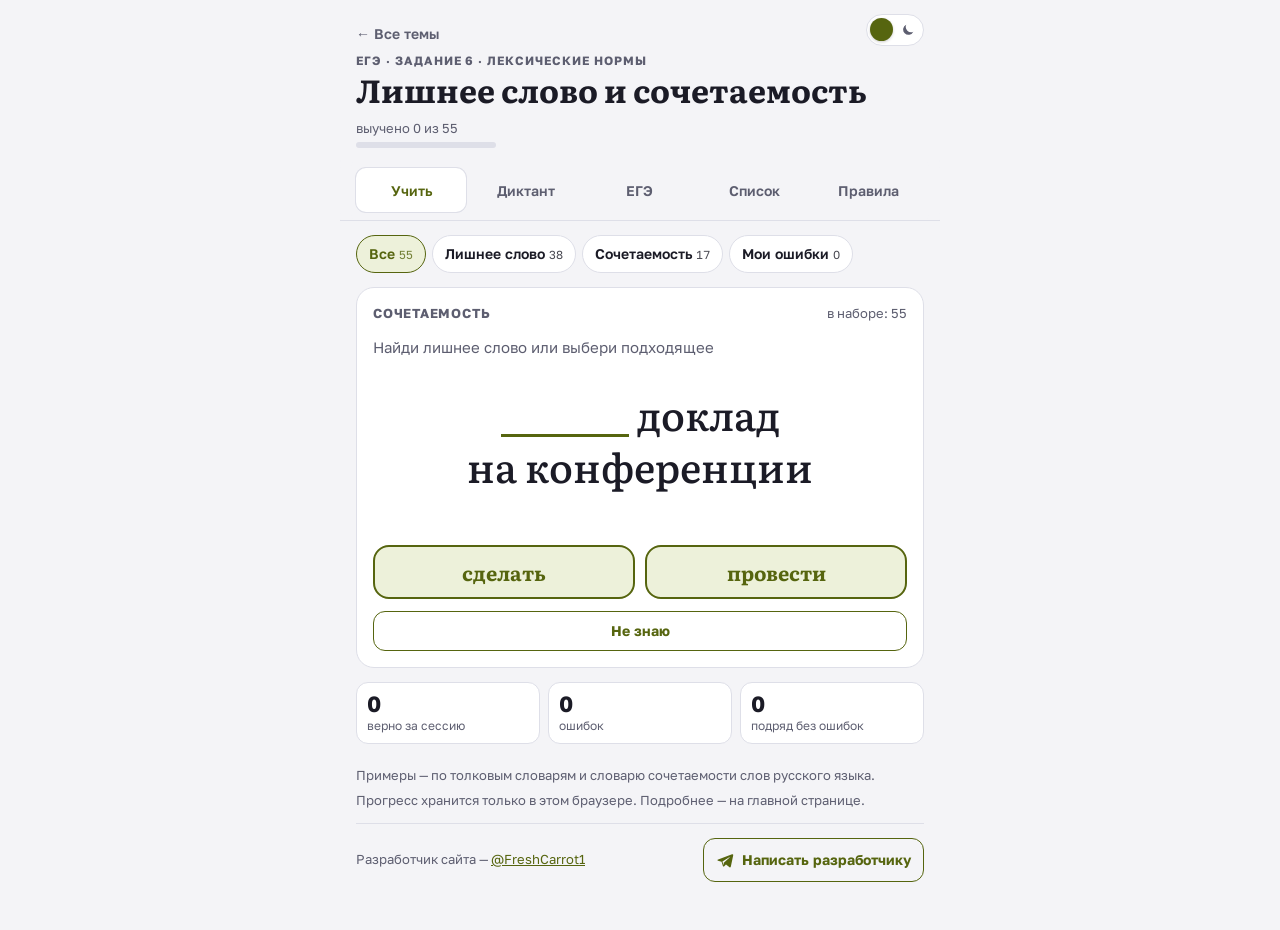
<file: leksicheskie-normy.html>
<!doctype html>
<html lang="ru" data-accent="olive">
<head>
<meta charset="utf-8">
<meta name="viewport" content="width=device-width, initial-scale=1, viewport-fit=cover">
<title>Лишнее слово и сочетаемость — тренажёры по русскому</title>
<meta name="topic:id" content="leksicheskie-normy">
<meta name="topic:keywords" content="плеоназм тавтология лишнее слово сочетаемость лексика">
<meta name="topic:title" content="Лишнее слово и сочетаемость">
<meta name="topic:desc" content="Свободная вакансия, памятный сувенир, играть значение. Найди лишнее слово или подбери верное — как в задании 6.">
<meta name="topic:group" content="ЕГЭ: языковые нормы">
<meta name="topic:task" content="6">
<meta name="topic:grade" content="10">
<meta name="topic:order" content="60">
<meta name="topic:accent" content="olive">
<meta name="topic:count" content="55">
<link rel="stylesheet" href="assets/site.css">
<link rel="icon" type="image/png" sizes="32x32" href="assets/icon-32.png">
<link rel="icon" type="image/png" sizes="192x192" href="assets/icon-192.png">
<link rel="apple-touch-icon" href="assets/apple-touch-icon.png">
<script src="assets/theme.js"></script>
</head>
<body>
<div id="app"></div>

<template id="rules">
  <article class="card rule">
    <h3>Как устроено задание 6</h3>
    <p>Дано предложение с лексической ошибкой. Бывает два варианта задания:</p>
    <ul>
      <li><b>Исключите лишнее слово</b> и выпишите его. Это плеоназм: значение слова уже есть в другом слове. «Свободная вакансия» — вакансия и есть свободное место.</li>
      <li><b>Замените неверно употреблённое слово</b>. Это нарушение сочетаемости: «играть значение» вместо «иметь значение» или «играть роль».</li>
    </ul>
  </article>
  <article class="card rule">
    <h3>Как найти лишнее слово</h3>
    <p>Переведи заимствованное слово на русский: сувенир — подарок на память, значит «памятный сувенир» — повтор. Автобиография — описание своей жизни, значит «моя автобиография» — повтор. Месяц май — «в мае месяце» — повтор.</p>
  </article>
  <article class="card rule">
    <h3>Смешение двух выражений</h3>
    <div class="tablewrap"><table class="t">
      <tr><th>Ошибка</th><th>Правильно</th></tr>
      <tr><td>играть значение</td><td>иметь значение, играть роль</td></tr>
      <tr><td>оплатить за проезд</td><td>оплатить проезд, заплатить за проезд</td></tr>
      <tr><td>предпринять меры</td><td>принять меры, предпринять попытку</td></tr>
      <tr><td>оказать заботу</td><td>проявить заботу, оказать помощь</td></tr>
      <tr><td>совершить победу</td><td>одержать победу</td></tr>
    </table></div>
  </article>
</template>

<script src="assets/core.js"></script>
<script src="assets/trainer.js"></script>
<script>
/* Лишнее слово: [словосочетание, лишнее слово, пояснение] */
const PLEO = [
  ['свободная вакансия', 'свободная', 'Вакансия — свободное место.'],
  ['памятный сувенир', 'памятный', 'Сувенир — подарок на память.'],
  ['моя автобиография', 'моя', 'Автобиография — описание своей жизни.'],
  ['главная суть', 'главная', 'Суть — самое главное.'],
  ['впервые дебютировать', 'впервые', 'Дебют — первое выступление.'],
  ['народный фольклор', 'народный', 'Фольклор — народное творчество.'],
  ['период времени', 'времени', 'Период — промежуток времени.'],
  ['в мае месяце', 'месяце', 'Май — и так месяц.'],
  ['предварительно запланировать', 'предварительно', 'Запланировать — уже заранее.'],
  ['коллега по работе', 'по работе', 'Коллега — тот, с кем работаешь.'],
  ['прейскурант цен', 'цен', 'Прейскурант — список цен.'],
  ['ведущий лидер', 'ведущий', 'Лидер — тот, кто ведёт.'],
  ['подниматься вверх', 'вверх', 'Подниматься можно только вверх.'],
  ['спуститься вниз', 'вниз', 'Спуститься можно только вниз.'],
  ['вернуться назад', 'назад', 'Вернуться — прийти назад.'],
  ['отступать назад', 'назад', 'Отступать — двигаться назад.'],
  ['передовой авангард', 'передовой', 'Авангард — передовая часть.'],
  ['совместное сотрудничество', 'совместное', 'Сотрудничество и есть совместная работа.'],
  ['первая премьера', 'первая', 'Премьера — первый показ.'],
  ['хронометраж времени', 'времени', 'Хронометраж — измерение времени.'],
  ['биография жизни', 'жизни', 'Биография — описание жизни.'],
  ['ностальгия по родине', 'по родине', 'Ностальгия — тоска по родине.'],
  ['мемориальный памятник', 'мемориальный', 'Мемориал — памятник.'],
  ['главный лейтмотив', 'главный', 'Лейтмотив — главная мысль.'],
  ['очень оптимальные сроки', 'очень', 'Оптимальный — наилучший, степени у него нет. Этот пример был в демоверсии ЕГЭ-2026.'],
  ['самый оптимальный вариант', 'самый', 'Оптимальный — уже наилучший.'],
  ['необычный феномен', 'необычный', 'Феномен — необычное явление.'],
  ['пернатые птицы', 'пернатые', 'Все птицы пернатые.'],
  ['юный вундеркинд', 'юный', 'Вундеркинд — одарённый ребёнок.'],
  ['в конечном итоге', 'конечном', 'Итог — конечный результат.'],
  ['реальная действительность', 'реальная', 'Действительность — то, что реально существует.'],
  ['неожиданный сюрприз', 'неожиданный', 'Сюрприз — неожиданность.'],
  ['упал вниз', 'вниз', 'Упасть можно только вниз.'],
  ['заранее предвидеть', 'заранее', 'Предвидеть — знать заранее.'],
  ['внутренний интерьер', 'внутренний', 'Интерьер — внутреннее убранство.'],
  ['местный абориген', 'местный', 'Абориген — коренной местный житель.'],
  ['старый ветеран', 'старый', 'Ветеран — давний, опытный участник.'],
  ['очень огромный', 'очень', 'Огромный — уже очень большой.'],
];
/* Сочетаемость: [словосочетание с #, верное слово, варианты, пояснение] */
const COMB = [
  ['# победу', 'одержать', 'одержать|совершить', 'Одержать победу. «Совершить» сочетается с подвигом, поступком.'],
  ['# значение', 'иметь', 'иметь|играть', 'Иметь значение, но играть роль.'],
  ['# роль', 'играть', 'играть|иметь', 'Играть роль, но иметь значение.'],
  ['# внимание на ошибки', 'обращать', 'обращать|уделять', 'Обращать внимание на что-то; уделять внимание чему-то.'],
  ['# внимание учёбе', 'уделять', 'уделять|обращать', 'Уделять внимание чему-то; обращать внимание на что-то.'],
  ['# меры', 'принять', 'принять|предпринять', 'Принять меры, но предпринять попытку.'],
  ['# попытку', 'предпринять', 'предпринять|принять', 'Предпринять попытку, но принять меры.'],
  ['# впечатление', 'произвести', 'произвести|сделать', 'Произвести впечатление.'],
  ['# доклад на конференции', 'сделать', 'сделать|провести', 'Сделать доклад, но провести урок, собрание.'],
  ['# урок', 'провести', 'провести|сделать', 'Провести урок.'],
  ['# бокал за юбиляра', 'поднять', 'поднять|произнести', 'Поднять бокал, но произнести тост.'],
  ['# помощь', 'оказать', 'оказать|сделать', 'Оказать помощь.'],
  ['# заботу о детях', 'проявить', 'проявить|оказать', 'Проявить заботу, но оказать помощь.'],
  ['# значение мелочам', 'придавать', 'придавать|уделять', 'Придавать значение чему-то.'],
  ['# требования', 'предъявить', 'предъявить|предоставить', 'Предъявить требования, претензии.'],
  ['# поражение', 'потерпеть', 'потерпеть|получить', 'Потерпеть поражение, но получить ранение.'],
  ['# ранение', 'получить', 'получить|потерпеть', 'Получить ранение.'],
];
const words = (t, a) => { const rest = t.replace(a, ' ').split(' ').filter(Boolean); return [a].concat(rest); };
Trainer.start({
  id: 'leksicheskie-normy',
  kind: 'choice',
  title: 'Лишнее слово и сочетаемость',
  eyebrow: 'ЕГЭ · задание 6 · лексические нормы',
  prompt: 'Найди лишнее слово или выбери подходящее',
  source: 'Примеры — по толковым словарям и словарю сочетаемости слов русского языка.',
  categories: [{ key: 'pleo', label: 'Лишнее слово' }, { key: 'comb', label: 'Сочетаемость' }],
  autoNext: false,
  exam: { type: 'odd', task: 6, points: 1, q: 'В одном из словосочетаний ниже нарушена лексическая сочетаемость. Найдите его и замените выделенное слово.' },
  items: PLEO.map(([t, a, n]) => ({ t, a, o: words(t, a), n, c: 'pleo' }))
    .concat(COMB.map(([t, a, o, n]) => ({ t, a, o: o.split('|'), n, c: 'comb' }))),
});
</script>
</body>
</html>
</file>
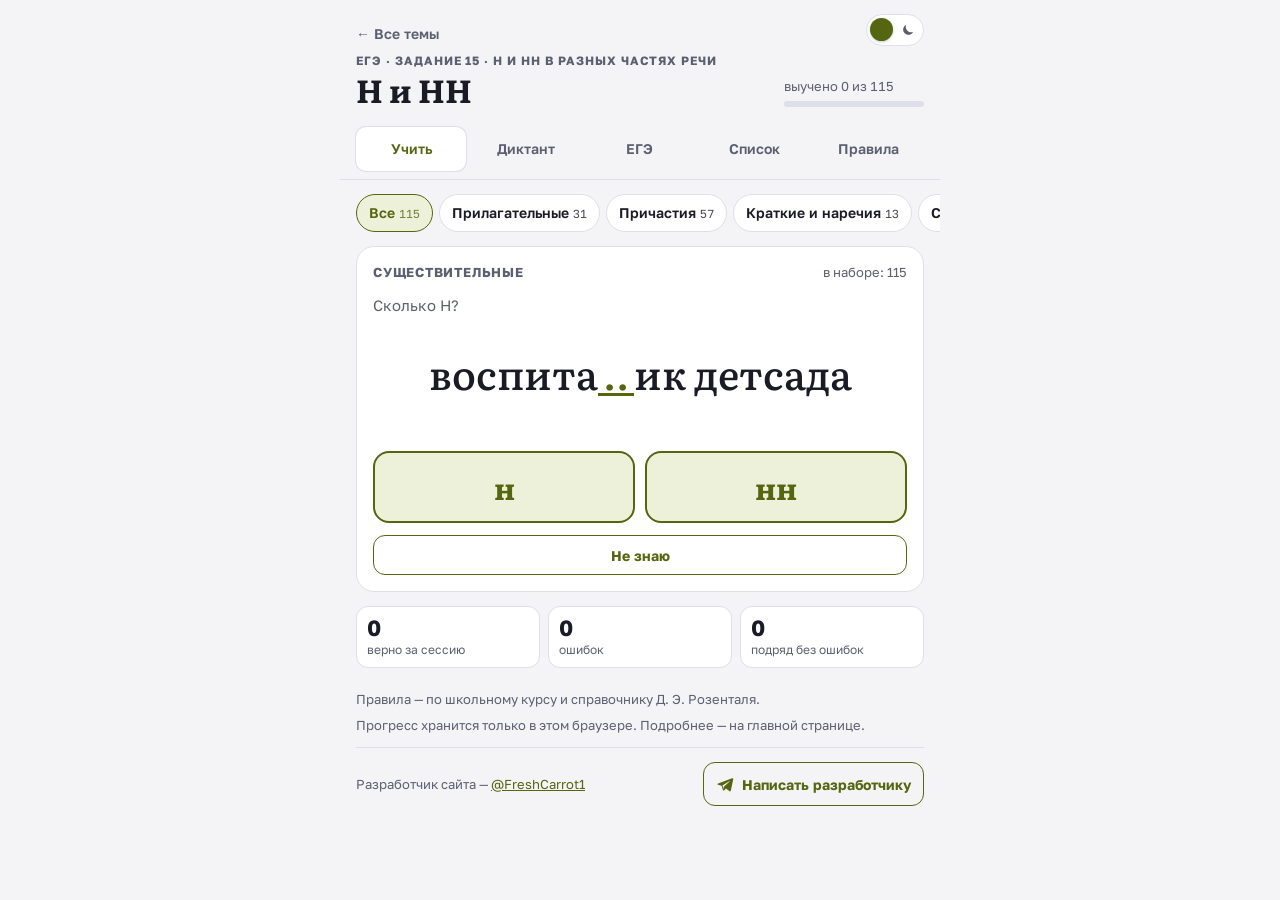
<file: n-nn.html>
<!doctype html>
<html lang="ru" data-accent="olive">
<head>
<meta charset="utf-8">
<meta name="viewport" content="width=device-width, initial-scale=1, viewport-fit=cover">
<title>Н и НН — тренажёры по русскому</title>
<meta name="topic:id" content="n-nn">
<meta name="topic:keywords" content="н нн причастия прилагательные">
<meta name="topic:title" content="Н и НН">
<meta name="topic:desc" content="Прилагательные, причастия, краткие формы, наречия и существительные. Задание с цифрами в скобках — как в задании 15.">
<meta name="topic:group" content="ЕГЭ: орфография">
<meta name="topic:task" content="15">
<meta name="topic:grade" content="10">
<meta name="topic:order" content="150">
<meta name="topic:accent" content="olive">
<meta name="topic:count" content="115">
<link rel="stylesheet" href="assets/site.css">
<link rel="icon" type="image/png" sizes="32x32" href="assets/icon-32.png">
<link rel="icon" type="image/png" sizes="192x192" href="assets/icon-192.png">
<link rel="apple-touch-icon" href="assets/apple-touch-icon.png">
<script src="assets/theme.js"></script>
</head>
<body>
<div id="app"></div>

<template id="rules">
  <article class="card rule">
    <h3>Как устроено задание 15</h3>
    <p>Дано предложение с пропусками, пронумерованными цифрами в скобках. Нужно записать цифры, на месте которых пишется НН. Иногда спрашивают наоборот — где пишется одна Н. Внимательно читай формулировку: в тренажёре встречаются оба варианта.</p>
  </article>
  <article class="card rule">
    <h3>Сначала определи часть речи</h3>
    <div class="tablewrap"><table class="t">
      <tr><th>Слово образовано</th><th>Пишется</th></tr>
      <tr><td>от существительного</td><td>смотри суффикс: -ан-, -ян-, -ин- → Н (кожаный, гусиный); -онн-, -енн- и корень на Н + Н → НН (дискуссионный, клюквенный, туманный)</td></tr>
      <tr><td>от глагола, и есть приставка, зависимое слово, суффикс -ова-/-ева- или глагол совершенного вида</td><td>НН — это причастие: выкрашенный забор, жаренная на масле картошка, маринованный, решённый</td></tr>
      <tr><td>от глагола, но ничего из этого нет</td><td>Н — это отглагольное прилагательное: крашеный забор, жареная картошка</td></tr>
    </table></div>
  </article>
  <article class="card rule">
    <h3>Исключения, которые нужно знать наизусть</h3>
    <ul>
      <li>НН у прилагательных на -ян-: <b>стеклянный, оловянный, деревянный</b>.</li>
      <li>Н у прилагательных: <b>ветреный</b> (но безветренный), <b>юный, свиной, румяный, пряный, багряный, зелёный</b>.</li>
      <li>НН без приставки: <b>нежданный, негаданный, невиданный, неслыханный, медленный, священный, чеканный, жеманный, желанный</b>.</li>
      <li>Н с приставкой: <b>смышлёный, названый брат, посажёный отец</b>.</li>
      <li><b>Кованый, жёваный</b> — Н: -ов-/-ёв- здесь часть корня. Но с приставкой — НН: подкованный.</li>
      <li>НЕ не превращает прилагательное в причастие: <b>некошеный луг</b>, но <b>нескошенный</b> — приставка с-.</li>
    </ul>
  </article>
  <article class="card rule">
    <h3>Краткие формы и наречия</h3>
    <ul>
      <li>Краткое причастие — всегда одна Н: задача решена, статья напечатана.</li>
      <li>Краткое прилагательное — столько же, сколько в полной форме: ночь туманна, девушка образованна (умна и образованна).</li>
      <li>Наречие на -о — как в слове, от которого оно образовано: взволнованно (взволнованный), ветрено (ветреный).</li>
    </ul>
  </article>
  <article class="card rule">
    <h3>Существительные</h3>
    <p>Пишется столько Н, сколько в слове, от которого образовано существительное: гостиница (гость + -ин-), масленица (масленый), но конница (конный), бесприданница (бесприданный). С суффиксом -ник: воспитанник (воспитанный), избранник (избранный), но с одной Н — труженик, вареники (варёный).</p>
  </article>
</template>

<script src="assets/core.js"></script>
<script src="assets/trainer.js"></script>
<script>
const GROUPS = {
  an:    { h: 'Суффиксы -ан-, -ян-, -ин-', p: 'Прилагательные от существительных с суффиксами -ан-, -ян-, -ин- пишутся с одной Н.' },
  enn:   { h: 'Суффиксы -онн-, -енн-', p: 'Прилагательные с суффиксами -онн-, -енн- пишутся с НН.' },
  root:  { h: 'Корень на Н + суффикс -н-', p: 'Если корень оканчивается на Н и добавляется суффикс -н-, получается НН: туман + н = туманный.' },
  ex1:   { h: 'Исключения с НН', p: 'Стеклянный, оловянный, деревянный пишутся с НН, хотя суффикс -ян-.' },
  ex2:   { h: 'Исключения с Н', p: 'Ветреный (но безветренный), юный, свиной, румяный, пряный, багряный, зелёный — с одной Н.' },
  part:  { h: 'Причастие: НН', p: 'Есть приставка, зависимое слово, суффикс -ова-/-ева- или глагол совершенного вида без приставки — значит, это причастие, пишется НН.' },
  adj:   { h: 'Отглагольное прилагательное: Н', p: 'Образовано от глагола, но нет ни приставки, ни зависимых слов, ни -ова-/-ева-, глагол несовершенного вида — пишется одна Н.' },
  perf:  { h: 'Глагол совершенного вида: НН', p: 'Решить, бросить, купить, лишить, дать — совершенного вида. Причастия от них пишутся с НН даже без приставки: решённый, брошенный.' },
  kov:   { h: 'Кованый, жёваный', p: '-ов-/-ёв- здесь часть корня, а не суффикс -ова-. Без приставки пишется одна Н.' },
  ex3:   { h: 'НН без приставки (исключения)', p: 'Нежданный, негаданный, невиданный, неслыханный, медленный, священный, чеканный, жеманный, желанный.' },
  ex4:   { h: 'Н с приставкой (исключения)', p: 'Смышлёный, названый брат, посажёный отец.' },
  ne:    { h: 'НЕ ничего не меняет', p: 'Приставка НЕ не делает слово причастием: некошеный, некрашеный. Но если есть другая приставка — НН: нескошенный.' },
  short: { h: 'Краткая форма', p: 'Краткое причастие — одна Н (решена). Краткое прилагательное — как в полной форме (туманна, образованна).' },
  adv:   { h: 'Наречие на -о', p: 'Столько Н, сколько в слове, от которого образовано наречие.' },
  noun:  { h: 'Существительное', p: 'Столько Н, сколько в слове, от которого образовано существительное.' },
};
/* [текст с пропуском #, н или нн, группа, пояснение] */
const N = [
  /* прилагательные от существительных */
  ['кожа#ый ремень', 'н', 'an'], ['серебря#ое кольцо', 'н', 'an'], ['гуси#ое перо', 'н', 'an'], ['лебеди#ая шея', 'н', 'an'],
  ['песча#ый берег', 'н', 'an'], ['масля#ая краска', 'н', 'an', 'Масляный — от «масло» с суффиксом -ян-.'], ['ветря#ая мельница', 'н', 'an'],
  ['торфя#ое болото', 'н', 'an'], ['полотня#ый мешок', 'н', 'an'], ['овся#ая каша', 'н', 'an'],
  ['соломе#ая шляпа', 'нн', 'enn'], ['клюкве#ый морс', 'нн', 'enn'], ['дискуссио#ый вопрос', 'нн', 'enn'], ['революцио#ые идеи', 'нн', 'enn'],
  ['утре#ий туман', 'нн', 'enn'], ['лимо#ый сок', 'нн', 'root'], ['тума#ое утро', 'нн', 'root'], ['со#ый взгляд', 'нн', 'root'],
  ['карма#ый фонарик', 'нн', 'root'], ['дли#ый коридор', 'нн', 'root'],
  ['стекля#ая ваза', 'нн', 'ex1'], ['оловя#ый солдатик', 'нн', 'ex1'], ['деревя#ый дом', 'нн', 'ex1'],
  ['ветре#ый день', 'н', 'ex2'], ['безветре#ый день', 'нн', 'ex2', 'Безветренный — с приставкой, НН. А ветреный — исключение с одной Н.'],
  ['ю#ый художник', 'н', 'ex2'], ['сви#ая отбивная', 'н', 'ex2'], ['румя#ые щёки', 'н', 'ex2'], ['пря#ый аромат', 'н', 'ex2'],
  ['багря#ый закат', 'н', 'ex2'], ['зелё#ая трава', 'н', 'ex2'],
  /* причастия и отглагольные прилагательные */
  ['жаре#ая картошка', 'н', 'adj'], ['жаре#ая на масле картошка', 'нн', 'part', 'Есть зависимое слово «на масле» — это причастие.'],
  ['пожаре#ая картошка', 'нн', 'part', 'Приставка по- — это причастие.'], ['кваше#ая капуста', 'н', 'adj'], ['засоле#ые огурцы', 'нн', 'part'],
  ['солё#ые огурцы', 'н', 'adj'], ['краше#ый забор', 'н', 'adj'], ['выкраше#ый забор', 'нн', 'part'], ['краше#ый зелёной краской забор', 'нн', 'part', 'Зависимое слово «зелёной краской» делает слово причастием.'],
  ['ране#ый боец', 'н', 'adj'], ['ране#ый в руку боец', 'нн', 'part'], ['маринова#ые грибы', 'нн', 'part', 'Суффикс -ова- — всегда НН.'],
  ['асфальтирова#ая дорога', 'нн', 'part'], ['балова#ый ребёнок', 'нн', 'part', 'Балованный — суффикс -ова-, поэтому НН.'],
  ['плетё#ая корзина', 'н', 'adj'], ['сплетё#ая из лозы корзина', 'нн', 'part'], ['вяза#ый свитер', 'н', 'adj'], ['связа#ый бабушкой свитер', 'нн', 'part'],
  ['гружё#ая баржа', 'н', 'adj'], ['пута#ый ответ', 'н', 'adj'], ['запута#ый ответ', 'нн', 'part'], ['варё#ое мясо', 'н', 'adj'],
  ['сваре#ое мясо', 'нн', 'part'], ['сушё#ые грибы', 'н', 'adj'], ['высуше#ые грибы', 'нн', 'part'], ['стриже#ый газон', 'н', 'adj'],
  ['посеребрё#ая ложка', 'нн', 'part'], ['кипячё#ое молоко', 'н', 'adj'], ['вскипячё#ое молоко', 'нн', 'part'], ['мороже#ое мясо', 'н', 'adj'],
  ['замороже#ое мясо', 'нн', 'part'], ['рва#ые джинсы', 'н', 'adj'], ['изорва#ая рубашка', 'нн', 'part'], ['учё#ый совет', 'н', 'adj'],
  ['кова#ый сундук', 'н', 'kov'], ['подкова#ая лошадь', 'нн', 'kov', 'С приставкой — НН.'], ['жёва#ая бумага', 'н', 'kov'],
  ['решё#ая задача', 'нн', 'perf'], ['броше#ый котёнок', 'нн', 'perf'], ['купле#ая книга', 'нн', 'perf'], ['лишё#ый наследства', 'нн', 'perf'],
  ['пленё#ый солдат', 'нн', 'perf'], ['да#ое слово', 'нн', 'perf'],
  ['нежда#ый гость', 'нн', 'ex3'], ['невида#ая красота', 'нн', 'ex3'], ['неслыха#ая дерзость', 'нн', 'ex3'], ['медле#ый танец', 'нн', 'ex3'],
  ['свяще#ая клятва', 'нн', 'ex3'], ['чека#ый шаг', 'нн', 'ex3'], ['жема#ая улыбка', 'нн', 'ex3'], ['жела#ый подарок', 'нн', 'ex3'],
  ['смышлё#ый мальчик', 'н', 'ex4'], ['назва#ый брат', 'н', 'ex4'], ['посажё#ый отец', 'н', 'ex4'],
  ['некоше#ый луг', 'н', 'ne'], ['нескоше#ый луг', 'нн', 'ne'], ['некраше#ый пол', 'н', 'ne'],
  /* краткие формы и наречия */
  ['задача реше#а', 'н', 'short', 'Краткое причастие — одна Н.'], ['статья напечата#а', 'н', 'short', 'Краткое причастие — одна Н.'],
  ['комиссия образова#а приказом', 'н', 'short', 'Здесь «образована» — краткое причастие (создана), одна Н.'],
  ['девушка умна и образова#а', 'нн', 'short', 'Здесь «образованна» — краткое прилагательное (знающая), как в полной форме — НН.'],
  ['ночь тума#а', 'нн', 'short', 'Туманный — туманна.'], ['улицы пусты#ы', 'нн', 'short', 'Пустынный — пустынны.'],
  ['движения его увере#ы', 'нн', 'short', 'Уверенный (решительный) — уверенны.'],
  ['отвечал взволнова#о', 'нн', 'adv'], ['на улице ветре#о', 'н', 'adv', 'Ветреный — ветрено.'], ['смотрел растеря#о', 'нн', 'adv'],
  ['неожида#о пошёл снег', 'нн', 'adv'], ['слушал рассея#о', 'нн', 'adv'], ['действовали организова#о', 'нн', 'adv'],
  /* существительные */
  ['гости#ица у моря', 'н', 'noun', 'Гость + -ин- + -иц-: одна Н.'], ['ко#ица атакует', 'нн', 'noun', 'От «конный».'], ['праздновать Масле#ицу', 'н', 'noun', 'От «масленый».'],
  ['пьеса «Бесприда#ица»', 'нн', 'noun', 'От «бесприданный».'], ['песча#ик (камень)', 'н', 'noun', 'От «песчаный».'], ['ветре#ик и повеса', 'н', 'noun', 'От «ветреный».'],
  ['дружи#ик на посту', 'нн', 'noun', 'Дружина + -ник.'], ['мой племя#ик', 'нн', 'noun'], ['труже#ик тыла', 'н', 'noun'],
  ['варе#ики с вишней', 'н', 'noun', 'От «варёный».'], ['воспита#ик детсада', 'нн', 'noun', 'От «воспитанный».'], ['посла#ик Франции', 'нн', 'noun', 'От «посланный».'],
  ['путешестве#ик', 'нн', 'noun', 'Путешественник пишется с НН (суффикс -енник), как и современник.'], ['избра#ик народа', 'нн', 'noun', 'От «избранный».'],
];
const CAT_OF = { an: 'adj', enn: 'adj', root: 'adj', ex1: 'adj', ex2: 'adj', short: 'short', adv: 'short', noun: 'noun' };
Trainer.start({
  id: 'n-nn',
  kind: 'choice',
  title: 'Н и НН',
  eyebrow: 'ЕГЭ · задание 15 · Н и НН в разных частях речи',
  prompt: 'Сколько Н?',
  source: 'Правила — по школьному курсу и справочнику Д. Э. Розенталя.',
  options: ['н', 'нн'],
  categories: [
    { key: 'adj', label: 'Прилагательные' }, { key: 'verb', label: 'Причастия' },
    { key: 'short', label: 'Краткие и наречия' }, { key: 'noun', label: 'Существительные' },
  ],
  groups: GROUPS,
  ear: true,
  exam: { type: 'digits', task: 15, points: 1, count: 6, variants: [
    { q: 'Укажите все цифры, на месте которых пишется НН.', pick: 'нн' },
    { q: 'Укажите все цифры, на месте которых пишется одна буква Н.', pick: 'н' },
  ] },
  items: N.map(([t, a, g, n]) => ({ t, a, g, n, c: CAT_OF[g] || 'verb' })),
});
</script>
</body>
</html>
</file>
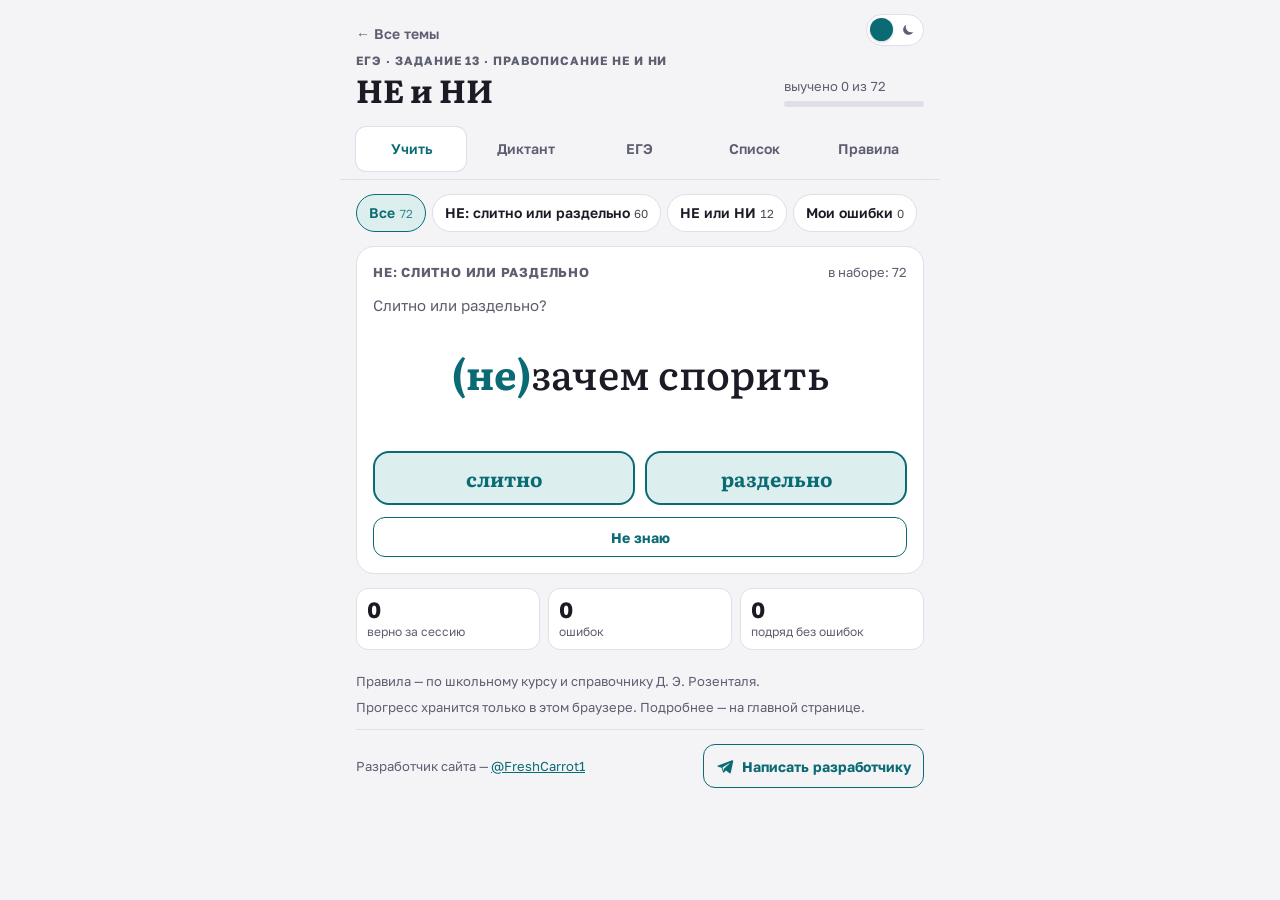
<file: ne-ni.html>
<!doctype html>
<html lang="ru" data-accent="teal">
<head>
<meta charset="utf-8">
<meta name="viewport" content="width=device-width, initial-scale=1, viewport-fit=cover">
<title>НЕ и НИ — тренажёры по русскому</title>
<meta name="topic:id" content="ne-ni">
<meta name="topic:keywords" content="не ни слитно раздельно частица">
<meta name="topic:title" content="НЕ и НИ">
<meta name="topic:desc" content="Слитно или раздельно с разными частями речи, НЕ или НИ. Выбор вариантов со слитным написанием — как в задании 13.">
<meta name="topic:group" content="ЕГЭ: орфография">
<meta name="topic:task" content="13">
<meta name="topic:grade" content="10">
<meta name="topic:order" content="130">
<meta name="topic:accent" content="teal">
<meta name="topic:count" content="72">
<link rel="stylesheet" href="assets/site.css">
<link rel="icon" type="image/png" sizes="32x32" href="assets/icon-32.png">
<link rel="icon" type="image/png" sizes="192x192" href="assets/icon-192.png">
<link rel="apple-touch-icon" href="assets/apple-touch-icon.png">
<script src="assets/theme.js"></script>
</head>
<body>
<div id="app"></div>

<template id="rules">
  <article class="card rule">
    <h3>Как устроено задание 13</h3>
    <p>Даны пять предложений или словосочетаний, где НЕ стоит в скобках: «(не)знал». Нужно выбрать все варианты, где НЕ пишется слитно. Иногда спрашивают наоборот — где раздельно. Читай формулировку внимательно.</p>
  </article>
  <article class="card rule">
    <h3>Порядок рассуждения</h3>
    <ol style="margin:0;padding-left:20px;display:grid;gap:4px">
      <li>Слово без НЕ не употребляется (ненавидеть, нелепый, невежда) — слитно.</li>
      <li>Глагол, деепричастие, числительное, сравнительная степень — раздельно (не знал, не зная, не два, не выше). Исключение: глаголы с недо- в значении «меньше нормы» (недоедать).</li>
      <li>Причастие: полное без зависимых слов — слитно (непрочитанная книга), с зависимыми или краткое — раздельно (не прочитанная мной; книга не прочитана).</li>
      <li>Существительное, прилагательное, наречие на -о: есть синоним без НЕ — слитно (неправда = ложь); есть противопоставление с «а» — раздельно (не правда, а ложь).</li>
      <li>Перед словом стоит «вовсе», «далеко», «отнюдь», «ничуть» — раздельно (вовсе не интересный).</li>
      <li>Отрицательные местоимения: без предлога слитно (некого), с предлогом раздельно (не с кем).</li>
    </ol>
  </article>
  <article class="card rule">
    <h3>НЕ или НИ</h3>
    <ul>
      <li><b>НЕ</b> — отрицание: не знал. Двойное НЕ дает утверждение: не мог не сказать (= сказал).</li>
      <li><b>НИ</b> — усиление отрицания: ни разу, ни с места, нет ни копейки. И в оборотах с уступкой: как ни старался, кто ни придёт.</li>
      <li>Сравни: <b>не раз</b> (много раз) — <b>ни разу</b> (ни одного раза); <b>не один</b> (много) — <b>ни один</b> (никто).</li>
    </ul>
  </article>
</template>

<script src="assets/core.js"></script>
<script src="assets/trainer.js"></script>
<script>
const SEP = ' ';
const GROUPS = {
  never:  { h: 'Без НЕ не употребляется', p: 'Слово не существует без НЕ — пишется слитно.' },
  syn:    { h: 'Можно заменить синонимом без НЕ', p: 'Существительное, прилагательное или наречие на -о, которое можно заменить синонимом без НЕ, пишется слитно: неправда — ложь.' },
  contr:  { h: 'Есть противопоставление', p: 'Если есть или подразумевается противопоставление с союзом «а», пишется раздельно: не большой, а огромный.' },
  verb:   { h: 'Глагол и деепричастие', p: 'С глаголами и деепричастиями НЕ пишется раздельно. Исключение — глаголы с приставкой недо- со значением «меньше нормы»: недоедать, недосыпать.' },
  partS:  { h: 'Полное причастие без зависимых слов', p: 'Пишется слитно: нерешённая задача.' },
  partD:  { h: 'Причастие с зависимыми словами или краткое', p: 'Пишется раздельно: не решённая вовремя задача; задача не решена.' },
  pron:   { h: 'Местоимения', p: 'Отрицательные местоимения без предлога пишутся слитно (некого, нечего, некогда), с предлогом — раздельно (не с кем, не о чем). Остальные местоимения с НЕ — раздельно: не я, не тот.' },
  num:    { h: 'Числительное и сравнительная степень', p: 'Раздельно: не два, не выше.' },
  strong: { h: 'Усиление: вовсе, далеко, отнюдь, ничуть', p: 'Если перед словом стоят «вовсе», «далеко», «отнюдь», «ничуть», НЕ пишется раздельно.' },
  prep:   { h: 'Предлоги и наречия', p: 'Несмотря на, невзирая на — предлоги, пишутся слитно. Но «не смотря в глаза» — деепричастие, раздельно.' },
  ni:     { h: 'НЕ или НИ', p: 'НЕ отрицает, НИ усиливает отрицание и входит в обороты с уступкой (как ни старался).' },
};
/* [текст с # на месте НЕ, слитно?, группа, пояснение] */
const NE = [
  ['#навидеть ложь', 1, 'never'], ['#годовать по пустякам', 1, 'never'], ['#лепый поступок', 1, 'never'], ['#брежный почерк', 1, 'never'],
  ['#вежда в науке', 1, 'never'], ['пережить #взгоды', 1, 'never'], ['#ряшливый вид', 1, 'never'], ['мне #здоровится', 1, 'never'],
  ['#доумевать', 1, 'never'], ['#дюжинный талант', 1, 'syn', 'Недюжинный = выдающийся.'], ['#чаянно задел', 1, 'never'], ['#вдалеке от дома', 1, 'syn', 'Невдалеке = близко.'],
  ['#подалёку от школы', 1, 'never'],
  ['#большой дом', 1, 'syn', 'Небольшой = маленький.'], ['#большой, а огромный дом', 0, 'contr'],
  ['сказал #правду', 1, 'syn', 'Неправда = ложь.'], ['это #правда, а ложь', 0, 'contr'],
  ['летел #высоко', 1, 'syn', 'Невысоко = низко.'], ['летел #высоко, а низко', 0, 'contr'],
  ['#интересный фильм', 1, 'syn', 'Неинтересный = скучный.'], ['вовсе #интересный фильм', 0, 'strong'],
  ['далеко #простая задача', 0, 'strong'], ['отнюдь #глупый вопрос', 0, 'strong'], ['ничуть #страшно', 0, 'strong'],
  ['#приятель окружил город', 1, 'syn', 'Неприятель = враг.'], ['задача #сложна', 1, 'syn', 'Краткое прилагательное без противопоставления — как полное: несложна = проста.'],
  ['задача #сложна, а проста', 0, 'contr'], ['#весел, а грустен', 0, 'contr'], ['#давно приехал', 1, 'syn', 'Недавно = только что.'],
  ['#знал правила', 0, 'verb'], ['#зная правил', 0, 'verb'], ['#был в театре', 0, 'verb'], ['мне #хватает времени', 0, 'verb'],
  ['#спеша шёл домой', 0, 'verb'], ['#смотря в глаза', 0, 'verb', 'Здесь деепричастие от «смотреть» — раздельно.'],
  ['#доедать в детстве', 1, 'verb', 'Недоедать — есть меньше нормы, приставка недо-.'],
  ['#досыпать перед экзаменом', 1, 'verb', 'Недосыпать — спать меньше нормы.'],
  ['#прочитанная книга', 1, 'partS'], ['#прочитанная мною книга', 0, 'partD'], ['книга #прочитана', 0, 'partD'],
  ['#решённые задачи', 1, 'partS'], ['#решённые вовремя задачи', 0, 'partD'], ['#законченный рисунок', 1, 'partS'],
  ['#законченный автором рисунок', 0, 'partD'], ['#скошенный луг', 1, 'partS'], ['#замеченная никем ошибка', 0, 'partD'],
  ['#с кем поговорить', 0, 'pron'], ['#кого спросить', 1, 'pron'], ['#чем заняться', 1, 'pron'], ['#о чем говорить', 0, 'pron'],
  ['#когда отдыхать', 1, 'pron'], ['#куда пойти', 1, 'pron'], ['#зачем спорить', 1, 'pron'], ['#я виноват', 0, 'pron'],
  ['#два, а три', 0, 'num'], ['#выше брата', 0, 'num'], ['#лучше прежнего', 0, 'num'],
  ['#смотря на дождь', 1, 'prep', 'Несмотря на — предлог (можно заменить на «вопреки»).'], ['#взирая на трудности', 1, 'prep'],
  ['острая #хватка денег', 1, 'syn', 'Нехватка = недостаток.'],
];
/* [текст с # вместо буквы, буква, пояснение] */
const NI = [
  ['н# разу не был', 'и', 'Ни разу — ни одного раза.'], ['н# раз бывал здесь', 'е', 'Не раз — много раз.'],
  ['как н# старался', 'и', 'Уступительный оборот: как ни старался.'], ['кто н# придёт, все рады', 'и', 'Уступка: кто ни придёт.'],
  ['н# с места!', 'и', 'Устойчивое выражение с НИ.'], ['нет н# копейки', 'и', 'НИ усиливает отрицание.'],
  ['не мог н# сказать', 'е', 'Двойное НЕ: не мог не сказать = сказал.'], ['н# один не пришёл', 'и', 'Ни один — никто.'],
  ['н# один день прошёл', 'е', 'Не один — много.'], ['куда н# посмотришь', 'и', 'Уступка.'],
  ['н# жив н# мёртв', 'и', 'Устойчивое выражение: ни жив ни мёртв.'], ['н# то н# сё', 'и', 'Устойчивое выражение.'],
];
Trainer.start({
  id: 'ne-ni',
  kind: 'choice',
  title: 'НЕ и НИ',
  eyebrow: 'ЕГЭ · задание 13 · правописание НЕ и НИ',
  prompt: 'Слитно или раздельно?',
  source: 'Правила — по школьному курсу и справочнику Д. Э. Розенталя.',
  options: ['не', 'не' + SEP],
  optionNames: { 'не': 'слитно', ['не' + SEP]: 'раздельно' },
  gapText: 'не',
  paren: true,
  autoNext: true,
  categories: [{ key: 'ne', label: 'НЕ: слитно или раздельно' }, { key: 'ni', label: 'НЕ или НИ' }],
  groups: GROUPS,
  ear: true,
  exam: { type: 'select', task: 13, per: 1, points: 1, variants: [
    { q: 'Укажите варианты ответов, в которых НЕ со словом пишется СЛИТНО. Запишите номера ответов.', pick: 'не' },
    { q: 'Укажите варианты ответов, в которых НЕ со словом пишется РАЗДЕЛЬНО. Запишите номера ответов.', pick: 'не' + SEP },
  ] },
  items: NE.map(([t, tog, g, n]) => ({ t, a: tog ? 'не' : 'не' + SEP, g, n, c: 'ne' }))
    .concat(NI.map(([t, a, n]) => ({ t, a, o: ['е', 'и'], g: 'ni', n, c: 'ni' }))),
});
</script>
</body>
</html>
</file>
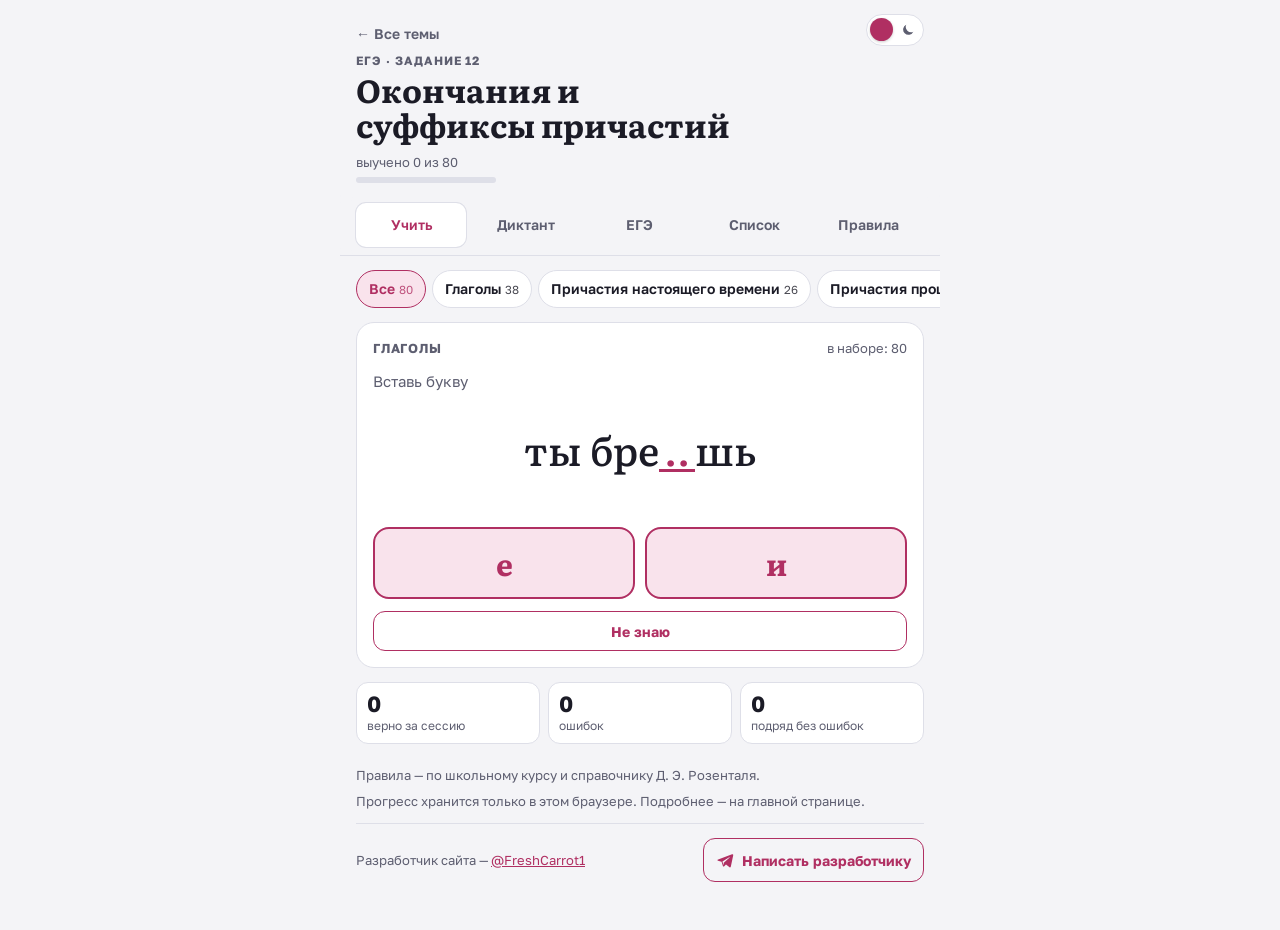
<file: okonchaniya.html>
<!doctype html>
<html lang="ru" data-accent="rose">
<head>
<meta charset="utf-8">
<meta name="viewport" content="width=device-width, initial-scale=1, viewport-fit=cover">
<title>Окончания глаголов и суффиксы причастий — тренажёры по русскому</title>
<meta name="topic:id" content="okonchaniya">
<meta name="topic:keywords" content="окончания спряжение глаголы причастия">
<meta name="topic:title" content="Окончания глаголов и суффиксы причастий">
<meta name="topic:desc" content="Спряжения и глаголы-исключения, причастия на -ущ/-ащ, -ем/-им, -енн/-анн. Пары слов с одной буквой — как в задании 12.">
<meta name="topic:group" content="ЕГЭ: орфография">
<meta name="topic:task" content="12">
<meta name="topic:grade" content="10">
<meta name="topic:order" content="120">
<meta name="topic:accent" content="rose">
<meta name="topic:count" content="0">
<link rel="stylesheet" href="assets/site.css">
<link rel="icon" type="image/png" sizes="32x32" href="assets/icon-32.png">
<link rel="icon" type="image/png" sizes="192x192" href="assets/icon-192.png">
<link rel="apple-touch-icon" href="assets/apple-touch-icon.png">
<script src="assets/theme.js"></script>
</head>
<body>
<div id="app"></div>

<template id="rules">
  <article class="card rule">
    <h3>Как устроено задание 12</h3>
    <p>Пять рядов по два слова: личные формы глаголов и причастия. Нужно выбрать ряды, где в обоих словах пропущена одна и та же буква.</p>
  </article>
  <article class="card rule">
    <h3>Как определить спряжение</h3>
    <ol style="margin:0;padding-left:20px;display:grid;gap:4px">
      <li>Если окончание ударное — по нему всё слышно: несёшь — I, стоишь — II.</li>
      <li>Если безударное — поставь глагол в начальную форму. На -ить — II спряжение (кроме брить, стелить). Остальные — I, кроме 11 исключений.</li>
      <li>Исключения II спряжения: гнать, держать, дышать, слышать, обидеть, видеть, ненавидеть, зависеть, вертеть, терпеть, смотреть.</li>
    </ol>
    <div class="ab">
      <div><b>I спряжение</b><span>-ешь, -ет, -ем, -ете, -ут/-ют</span></div>
      <div><b>II спряжение</b><span>-ишь, -ит, -им, -ите, -ат/-ят</span></div>
    </div>
  </article>
  <article class="card rule">
    <h3>Суффиксы причастий</h3>
    <ul>
      <li>Действительные настоящего времени: от глаголов I спряжения -ущ-/-ющ- (колышущийся), II спряжения -ащ-/-ящ- (клеящий).</li>
      <li>Страдательные настоящего времени: I спряжение -ем- (колеблемый), II спряжение -им- (видимый). Запомни: движимый.</li>
      <li>Страдательные прошедшего времени: от глаголов на -ать/-ять — -анн-/-янн- (посеянный, завешанный), от остальных — -енн- (склеенный, завешенный).</li>
    </ul>
  </article>
  <article class="card rule">
    <h3>Выйдете или выйдите</h3>
    <p>«Когда вы выйд<mark>е</mark>те» — будущее время, окончание по спряжению. «Выйд<mark>и</mark>те из класса!» — повелительное наклонение, всегда -ите.</p>
  </article>
</template>

<script src="assets/core.js"></script>
<script src="assets/trainer.js"></script>
<script>
const GROUPS = {
  ex2:  { h: 'Глагол-исключение II спряжения', p: 'Гнать, держать, дышать, слышать, обидеть, видеть, ненавидеть, зависеть, вертеть, терпеть, смотреть — II спряжение: -ишь, -ит, -ат/-ят.' },
  it2:  { h: 'Глагол на -ить — II спряжение', p: 'Клеить, строить, крутить — II спряжение: -ишь, -ит, -ят.' },
  ex1:  { h: 'Брить и стелить — I спряжение', p: 'Это исключения среди глаголов на -ить: бреешь, стелешь, стелют.' },
  one:  { h: 'I спряжение', p: 'Глагол не на -ить и не из исключений: колоть, бороться, сеять, таять, пахать, писать — окончания -ешь, -ет, -ут/-ют.' },
  imp:  { h: 'Повелительное наклонение', p: 'В повелительном наклонении всегда -ите: выйдите, напишите. В будущем времени — по спряжению: выйдете, напишете.' },
  pr1:  { h: 'Действительное причастие от глагола I спряжения', p: 'Суффиксы -ущ-/-ющ-: колышущийся (колыхаться — I), борющийся.' },
  pr2:  { h: 'Действительное причастие от глагола II спряжения', p: 'Суффиксы -ащ-/-ящ-: клеящий (клеить — II), дышащий (исключение).' },
  em:   { h: 'Страдательное причастие настоящего времени', p: 'От глаголов I спряжения -ем-, от глаголов II спряжения -им-. Исключение: движимый.' },
  ann:  { h: '-анн-/-янн-', p: 'Глагол оканчивается на -ать/-ять: посеять — посеянный, завешать — завешанный.' },
  enn:  { h: '-енн-', p: 'Глагол не на -ать/-ять: склеить — склеенный, завесить — завешенный.' },
};
/* [текст с #, ответ, варианты, группа, пояснение] */
const E = [
  ['ты гон#шь', 'и', 'е|и', 'ex2'], ['ты держ#шь', 'и', 'е|и', 'ex2'], ['ты дыш#шь', 'и', 'е|и', 'ex2'], ['ты слыш#шь', 'и', 'е|и', 'ex2'],
  ['ты вид#шь', 'и', 'е|и', 'ex2'], ['ты ненавид#шь', 'и', 'е|и', 'ex2'], ['ты обид#шь', 'и', 'е|и', 'ex2'], ['ты завис#шь', 'и', 'е|и', 'ex2'],
  ['ты верт#шь', 'и', 'е|и', 'ex2'], ['ты терп#шь', 'и', 'е|и', 'ex2'], ['ты смотр#шь', 'и', 'е|и', 'ex2'],
  ['ты кле#шь', 'и', 'е|и', 'it2'], ['ты стро#шь', 'и', 'е|и', 'it2'], ['он крут#т', 'и', 'е|и', 'it2'],
  ['ты стел#шь', 'е', 'е|и', 'ex1'], ['ты бре#шь', 'е', 'е|и', 'ex1'],
  ['ты кол#шь', 'е', 'е|и', 'one'], ['ты бор#шься', 'е', 'е|и', 'one'], ['ты паш#шь', 'е', 'е|и', 'one'], ['ты се#шь', 'е', 'е|и', 'one'],
  ['ты та#шь', 'е', 'е|и', 'one'], ['он мел#т кофе', 'е', 'е|и', 'one', 'Молоть — мелет, I спряжение.'],
  ['они кол#т дрова', 'ю', 'ю|я', 'one'], ['они бор#тся', 'ю', 'ю|я', 'one'], ['они се#т', 'ю', 'ю|я', 'one'], ['они та#т', 'ю', 'ю|я', 'one'],
  ['они стел#т', 'ю', 'ю|я', 'ex1'], ['они гон#т', 'я', 'ю|я', 'ex2'], ['они кле#т', 'я', 'ю|я', 'it2'], ['они крут#т', 'я', 'ю|я', 'it2'],
  ['они слыш#т', 'а', 'у|а', 'ex2'], ['они дыш#т', 'а', 'у|а', 'ex2'], ['они пиш#т', 'у', 'у|а', 'one'], ['они плач#т', 'у', 'у|а', 'one'],
  ['когда вы выйд#те из дома', 'е', 'е|и', 'imp', 'Будущее время: выйдете.'], ['выйд#те из класса!', 'и', 'е|и', 'imp'],
  ['вы напиш#те завтра', 'е', 'е|и', 'imp', 'Будущее время: напишете.'], ['напиш#те диктант!', 'и', 'е|и', 'imp'],
  ['колыш#щийся', 'у', 'у|а', 'pr1', 'Колыхаться — I спряжение.'], ['пиш#щий', 'у', 'у|а', 'pr1'], ['хохоч#щий', 'у', 'у|а', 'pr1'],
  ['бор#щийся', 'ю', 'ю|я', 'pr1'], ['та#щий', 'ю', 'ю|я', 'pr1'], ['стел#щийся', 'ю', 'ю|я', 'pr1'], ['кол#щий', 'ю', 'ю|я', 'pr1'], ['се#щий', 'ю', 'ю|я', 'pr1'],
  ['дыш#щий', 'а', 'у|а', 'pr2'], ['слыш#щий', 'а', 'у|а', 'pr2'], ['леч#щий', 'а', 'у|а', 'pr2'],
  ['кле#щий', 'я', 'ю|я', 'pr2'], ['завис#щий', 'я', 'ю|я', 'pr2'], ['гон#щий', 'я', 'ю|я', 'pr2'], ['ненавид#щий', 'я', 'ю|я', 'pr2'],
  ['слыш#мый', 'и', 'е|и', 'em'], ['вид#мый', 'и', 'е|и', 'em'], ['завис#мый', 'и', 'е|и', 'em'], ['ненавид#мый', 'и', 'е|и', 'em'],
  ['гон#мый', 'и', 'е|и', 'em'], ['люб#мый', 'и', 'е|и', 'em'], ['движ#мый', 'и', 'е|и', 'em', 'Исключение: движимый.'],
  ['колебл#мый', 'е', 'е|и', 'em'], ['реша#мый', 'е', 'е|и', 'em'], ['чита#мый', 'е', 'е|и', 'em'], ['незыбл#мый', 'е', 'е|и', 'em'],
  ['посе#нный', 'я', 'е|я', 'ann', 'Посеять.'], ['насто#нный на травах', 'я', 'е|я', 'ann', 'Настоять.'], ['рассе#нный свет', 'я', 'е|я', 'ann', 'Рассеять.'], ['наве#нный', 'я', 'е|я', 'ann', 'Навеять.'],
  ['вывал#нный в муке', 'я', 'е|я', 'ann', 'Вывалять.'], ['вывал#нный из кузова', 'е', 'е|я', 'enn', 'Вывалить.'],
  ['закле#нный', 'е', 'е|я', 'enn', 'Заклеить.'], ['раскле#нные объявления', 'е', 'е|я', 'enn', 'Расклеить.'], ['скле#нный', 'е', 'е|я', 'enn', 'Склеить.'],
  ['завеш#нное шторой окно', 'е', 'е|а', 'enn', 'Завесить — закрыть.'], ['стена, завеш#нная коврами', 'а', 'е|а', 'ann', 'Завешать — увешать.'],
  ['замеш#нное тесто', 'е', 'е|а', 'enn', 'Замесить.'], ['замеш#нный в краже', 'а', 'е|а', 'ann', 'Замешать.'],
  ['увид#нный', 'е', 'е|а', 'enn'], ['обиж#нный', 'е', 'е|а', 'enn'], ['вымаз#нный', 'а', 'е|а', 'ann', 'Вымазать.'],
];
const CAT_OF = { ex2: 'verb', it2: 'verb', ex1: 'verb', one: 'verb', imp: 'verb', pr1: 'part', pr2: 'part', em: 'part', ann: 'past', enn: 'past' };
Trainer.start({
  id: 'okonchaniya',
  kind: 'choice',
  title: 'Окончания и суффиксы причастий',
  eyebrow: 'ЕГЭ · задание 12',
  prompt: 'Вставь букву',
  source: 'Правила — по школьному курсу и справочнику Д. Э. Розенталя.',
  categories: [{ key: 'verb', label: 'Глаголы' }, { key: 'part', label: 'Причастия настоящего времени' }, { key: 'past', label: 'Причастия прошедшего времени' }],
  groups: GROUPS,
  ear: true,
  exam: { type: 'rows', task: 12, per: 2, points: 1, q: 'Укажите варианты ответов, в которых в обоих словах одного ряда пропущена одна и та же буква. Запишите номера ответов.' },
  items: E.map(([t, a, o, g, n]) => ({ t, a, o: o.split('|'), g, n, c: CAT_OF[g] })),
});
</script>
</body>
</html>
</file>
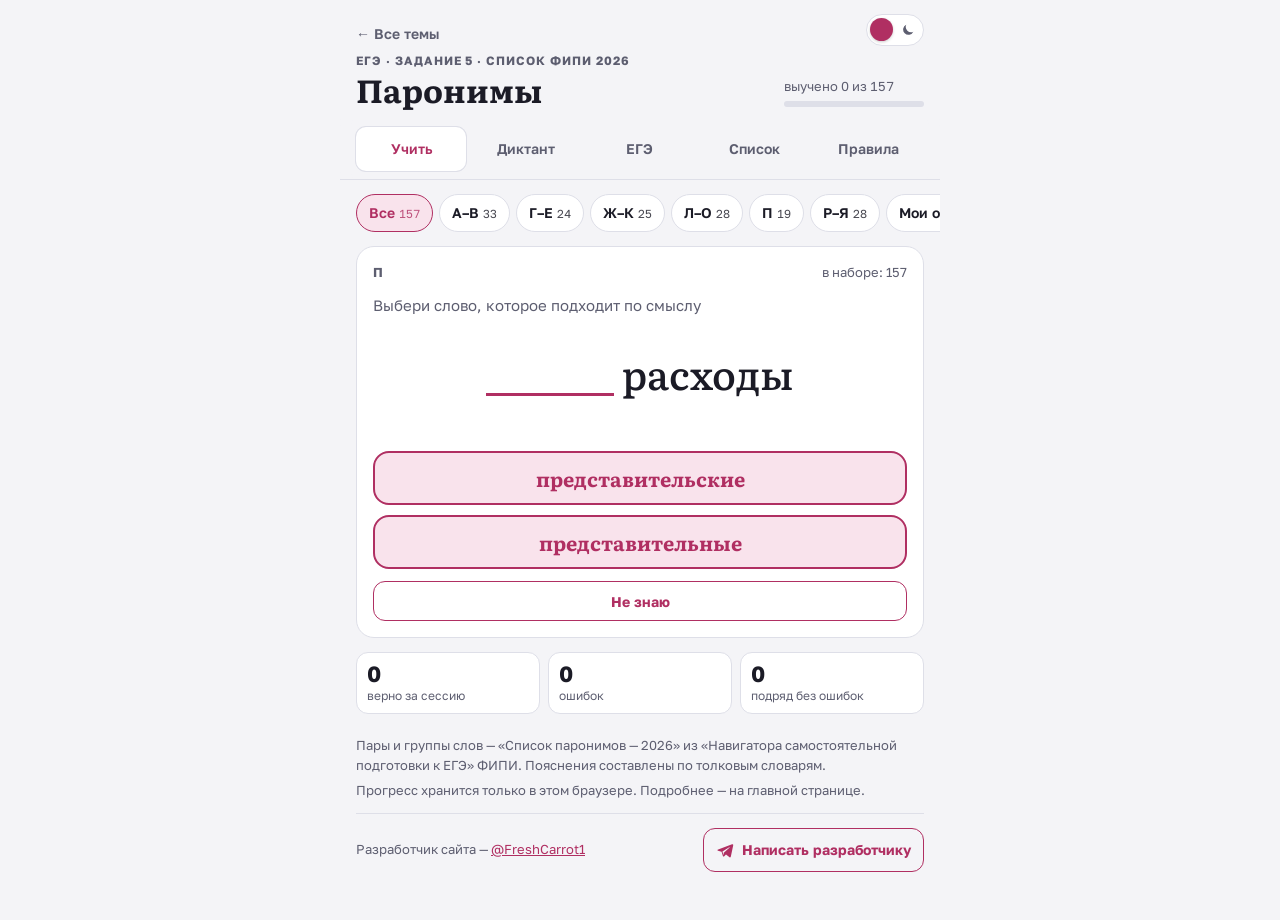
<file: paronimy.html>
<!doctype html>
<html lang="ru" data-accent="rose">
<head>
<meta charset="utf-8">
<meta name="viewport" content="width=device-width, initial-scale=1, viewport-fit=cover">
<title>Паронимы — тренажёры по русскому</title>
<meta name="topic:id" content="paronimy">
<meta name="topic:keywords" content="паронимы лексика значение слова">
<meta name="topic:title" content="Паронимы">
<meta name="topic:desc" content="Список паронимов ФИПИ-2026: выбирай слово по смыслу, находи ошибку, как в задании 5. К каждой паре — чем отличаются слова.">
<meta name="topic:group" content="ЕГЭ: языковые нормы">
<meta name="topic:task" content="5">
<meta name="topic:grade" content="10">
<meta name="topic:order" content="50">
<meta name="topic:accent" content="rose">
<meta name="topic:count" content="157">
<link rel="stylesheet" href="assets/site.css">
<link rel="icon" type="image/png" sizes="32x32" href="assets/icon-32.png">
<link rel="icon" type="image/png" sizes="192x192" href="assets/icon-192.png">
<link rel="apple-touch-icon" href="assets/apple-touch-icon.png">
<script src="assets/theme.js"></script>
</head>
<body>
<div id="app"></div>

<template id="rules">
  <article class="card rule">
    <h3>Что такое паронимы</h3>
    <p>Однокоренные слова одной части речи, которые звучат похоже, но значат разное: <b>абонемент</b> — документ на право пользования, <b>абонент</b> — человек, который пользуется. Перепутать их — лексическая ошибка.</p>
  </article>
  <article class="card rule">
    <h3>Как устроено задание 5</h3>
    <p>Даны пять предложений с выделенным словом. В одном слово употреблено неверно. Нужно найти его и записать вместо него подходящий пароним.</p>
    <ul>
      <li>Все слова берутся из «Списка паронимов» ФИПИ. Здесь в тренажёре именно этот список, 144 строки.</li>
      <li>Ответ пишется в той же форме, что и выделенное слово: если выделено «ГАРАНТИЙНОГО», ответ — «гарантированного».</li>
      <li>Ответ засчитывается, только если он написан без орфографических ошибок.</li>
      <li>Бывает, что в каком-то контексте подходят оба слова. В задании правильным считается только тот пароним, который заменить нельзя.</li>
    </ul>
  </article>
  <article class="card rule">
    <h3>Как различать</h3>
    <div class="ab">
      <div><b>-ический</b><span>относящийся к чему-то: драматический театр, практические занятия</span></div>
      <div><b>-ичный</b><span>обладающий качеством: драматичная ситуация, практичный человек</span></div>
    </div>
    <div class="ab">
      <div><b>-ливый, -чивый</b><span>свойство человека: удачливый, доверчивый, памятливый</span></div>
      <div><b>-ный</b><span>свойство предмета или события: удачный, доверительный, памятный</span></div>
    </div>
    <p>Подставь определение: «драматический» — «относящийся к драме», «драматичный» — «напряжённый, как в драме». Подходит только одно.</p>
  </article>
  <article class="card rule">
    <h3>Самые частые ловушки</h3>
    <ul>
      <li><b>Надеть</b> что-то (шапку), <b>одеть</b> кого-то (ребёнка). Надеть одежду, одеть Надежду.</li>
      <li><b>Оплатить</b> что: оплатить проезд. <b>Заплатить</b> за что: заплатить за проезд. «Оплатить за проезд» — ошибка.</li>
      <li><b>Предоставить</b> — дать в пользование (слово, отпуск). <b>Представить</b> — показать, познакомить, вообразить (проект, гостя).</li>
      <li><b>Эффективный</b> — дающий результат. <b>Эффектный</b> — производящий впечатление.</li>
      <li><b>Абонемент</b> — документ, <b>абонент</b> — человек. <b>Адресат</b> — получатель, <b>адресант</b> — отправитель.</li>
    </ul>
  </article>
</template>

<script src="assets/core.js"></script>
<script src="assets/trainer.js"></script>
<script>
/* [текст с пропуском #, правильное слово, варианты через |, пояснение] */
const P = [
  ['купить # в бассейн', 'абонемент', 'абонемент|абонент', 'Абонемент — документ на право пользоваться чем-либо; абонент — тот, кто пользуется (человек, организация).'],
  ['# телефонной сети', 'абонент', 'абонемент|абонент', 'Абонент — пользователь (человек, организация); абонемент — документ на право пользования.'],
  ['# режим', 'авторитарный', 'авторитарный|авторитетный', 'Авторитарный — основанный на неограниченной власти одного; авторитетный — пользующийся уважением и влиянием.'],
  ['# учёный', 'авторитетный', 'авторитарный|авторитетный', 'Авторитетный — уважаемый, влиятельный; авторитарный — властный, подавляющий других.'],
  ['# не получил письмо', 'адресат', 'адресат|адресант', 'Адресат — получатель письма; адресант — отправитель.'],
  ['# карьера', 'артистическая', 'артистическая|артистичная', 'Артистический — относящийся к артисту, искусству; артистичный — выполненный с мастерством, изящный.'],
  ['# положение беженцев', 'бедственное', 'бедное|бедственное', 'Бедственный — полный бедствий, очень тяжёлый; бедный — неимущий, скудный.'],
  ['# предложение', 'безличное', 'безличное|безликое', 'Безличный — не связанный с определённым лицом (в грамматике — без подлежащего); безликий — лишённый индивидуальности.'],
  ['# поступок', 'безответственный', 'безответный|безответственный', 'Безответственный — не несущий ответственности, легкомысленный; безответный — оставшийся без ответа; кроткий.'],
  ['# любовь', 'безответная', 'безответная|безответственная', 'Безответный — оставшийся без ответа; безответственный — легкомысленный, не думающий о последствиях.'],
  ['# письмо от администрации', 'благодарственное', 'благодарное|благодарственное', 'Благодарственный — выражающий благодарность (письмо, речь); благодарный — испытывающий благодарность (человек).'],
  ['# влияние', 'благотворное', 'благотворительное|благотворное', 'Благотворный — полезный, приносящий благо; благотворительный — связанный с безвозмездной помощью нуждающимся.'],
  ['# сапоги', 'болотные', 'болотистые|болотные', 'Болотный — относящийся к болоту, для болота; болотистый — богатый болотами (местность).'],
  ['# день', 'будний', 'будний|будничный', 'Будний — рабочий, не праздничный (день); будничный — обыденный, скучный.'],
  ['вспоминать # времена', 'былые', 'бывалые|бывшие|былые', 'Былой — прошлый, минувший (былая слава); бывший — прежний (бывший директор); бывалый — опытный, много повидавший.'],
  ['принять тёплую #', 'ванну', 'ванну|ванную', 'Ванна — ёмкость для мытья; ванная — комната.'],
  ['# облегчения', 'вздох', 'вдох|вздох', 'Вздох — глубокий вдох и выдох как выражение чувства; вдох — втягивание воздуха (противоположно выдоху).'],
  ['# дуб', 'вековой', 'вековой|вечный', 'Вековой — существующий века, очень старый; вечный — не имеющий конца.'],
  ['# мерзлота', 'вечная', 'вековая|вечная', 'Вечный — бесконечный, не исчезающий; вековой — существующий много лет, очень старый.'],
  ['# русский поэт', 'великий', 'великий|величавый|величественный', 'Великий — выдающийся, значительный; величественный — производящий впечатление величия (здание, вид); величавый — исполненный величия, спокойной гордости (походка, осанка).'],
  ['# зарплаты', 'величина', 'величие|величина', 'Величина — размер, количество; величие — грандиозность, возвышенность.'],
  ['# уголовное дело', 'возбуждать', 'возбуждать|побуждать', 'Возбуждать — вызывать (интерес), начинать (дело); побуждать — заставлять, склонять к действию.'],
  ['# анкету', 'заполнить', 'восполнить|заполнить|наполнить|пополнить', 'Заполнить — вписать нужное (анкету), занять пустое место; наполнить — налить, насыпать доверху; пополнить — увеличить запас; восполнить — возместить недостающее. В ряду ещё дополнить (добавить) и переполнить (наполнить сверх меры).'],
  ['# окопы', 'вражеские', 'враждебные|вражеские', 'Вражеский — принадлежащий врагу; враждебный — выражающий вражду, недружелюбный.'],
  ['# взгляд', 'враждебный', 'враждебный|вражеский', 'Враждебный — недружелюбный, полный вражды; вражеский — принадлежащий врагу (армия, окопы).'],
  ['# платье в магазине', 'выбирать', 'выбирать|избирать', 'Выбирать — отбирать из нескольких; избирать — то же, но торжественно, а также голосованием (избирать президента).'],
  ['извлечь # из ситуации', 'выгоду', 'выгоду|выгодность', 'Выгода — польза, прибыль; выгодность — свойство того, что выгодно.'],
  ['# багажа в аэропорту', 'выдача', 'выдача|отдача|раздача', 'Выдача — передача кому-то положенного (багажа, денег); раздача — выдача многим; отдача — возвращение; результат (отдача от работы). В ряду ещё передача.'],
  ['# проезда', 'оплата', 'выплата|оплата|плата|уплата', 'Оплата чего: оплата проезда; плата за что: плата за проезд; уплата долга, налогов; выплата — выдача денег (зарплаты, пенсии).'],
  ['# за проезд', 'заплатить', 'выплатить|заплатить|оплатить|отплатить', 'Заплатить за что: заплатить за проезд. Оплатить что, без «за»: оплатить проезд. Отплатить — ответить тем же; выплатить — выдать деньги полностью. В ряду ещё уплатить (внести долг, налог).'],
  ['# урожай картофеля', 'вырастить', 'вырастить|нарастить|отрастить', 'Вырастить — вырастить растение, животное, человека; отрастить — дать вырасти (волосы, бороду); нарастить — увеличить, удлинить.'],
  ['# темпов производства', 'наращивание', 'выращивание|наращивание|отращивание', 'Наращивание — увеличение (темпов, мощностей); выращивание — растений, животных; отращивание — волос, ногтей.'],
  ['# работы монтажников', 'высотные', 'высокие|высотные', 'Высотный — связанный с работой на высоте; очень высокий (высотный дом); высокий — большой по высоте.'],
  ['# ремонт', 'гарантийный', 'гарантийный|гарантированный', 'Гарантийный — связанный с гарантией (ремонт, талон); гарантированный — обеспеченный, надёжный (доход, результат).'],
  ['# доход', 'гарантированный', 'гарантийный|гарантированный', 'Гарантированный — обеспеченный, надёжный; гарантийный — связанный с гарантией (ремонт, срок).'],
  ['# колебания', 'гармонические', 'гармонические|гармоничные', 'Гармонический — относящийся к гармонии в музыке и физике (гармонические колебания); гармоничный — стройный, согласованный (гармоничный союз).'],
  ['# горшок', 'глиняный', 'глинистый|глиняный', 'Глиняный — сделанный из глины; глинистый — содержащий глину (почва).'],
  ['# ребёнок', 'годовалый', 'годичный|годовалый|годовой', 'Годовалый — возрастом в год; годовой — за год (годовой отчёт); годичный — длящийся год, ежегодный (годичные кольца).'],
  ['# кольца на срезе дерева', 'годичные', 'годичные|годовалые|годовые', 'Годичный — образующийся каждый год (годичные кольца); годовой — за год, на год (годовой план); годовалый — возрастом в год.'],
  ['чувство # за сына', 'гордости', 'гордости|гордыни', 'Гордость — чувство удовлетворения, собственного достоинства; гордыня — чрезмерная гордость, высокомерие.'],
  ['проявить # к пленным', 'гуманность', 'гуманизм|гуманность', 'Гуманность — человечность в поступках; гуманизм — мировоззрение, признающее ценность человека.'],
  ['# помощь', 'гуманитарная', 'гуманистическая|гуманитарная|гуманная', 'Гуманитарный — связанный с помощью людям в беде (гуманитарная помощь), с науками о человеке; гуманный — человечный; гуманистический — связанный с гуманизмом.'],
  ['# код', 'двоичный', 'двоичный|двойственный|двоякий|удвоенный', 'Двоичный — состоящий из двух знаков (двоичный код); двойной — сдвоенный, в два раза больше; двойственный — противоречивый; двоякий — двух видов; удвоенный — увеличенный вдвое; сдвоенный — соединённый по два.'],
  ['# вулкан', 'действующий', 'действенный|действительный|действующий', 'Действующий — работающий, активный (вулкан, закон); действенный — дающий результат (средство); действительный — реальный; имеющий силу (документ).'],
  ['# средство от простуды', 'действенное', 'действенное|действительное|действующее', 'Действенный — эффективный, дающий результат; действительный — реальный, имеющий силу; действующий — работающий сейчас.'],
  ['# костюм', 'деловой', 'деловитый|деловой|дельный|деляческий', 'Деловой — связанный с делом, работой; деловитый — практичный, энергичный (человек); дельный — толковый (совет); деляческий — корыстный, узко практичный.'],
  ['# выборы', 'демократические', 'демократические|демократичные', 'Демократический — относящийся к демократии; демократичный — простой, доступный (руководитель, цены).'],
  ['# конкурса пианистов', 'дипломант', 'дипломант|дипломат', 'Дипломант — награждённый дипломом конкурса; дипломат — работник дипломатической службы.'],
  ['# паспорт', 'дипломатический', 'дипломатический|дипломатичный', 'Дипломатический — относящийся к дипломатии; дипломатичный — тактичный, умеющий не обидеть.'],
  ['# лечение', 'длительное', 'длинное|длительное', 'Длительный — продолжительный во времени; длинный — большой по длине.'],
  ['# ткань', 'добротная', 'добротная|добрая', 'Добротный — хорошего качества, прочный; добрый — отзывчивый, несущий добро.'],
  ['# беседа', 'доверительная', 'доверительная|доверчивая', 'Доверительный — основанный на доверии (беседа, тон); доверчивый — легко доверяющий (человек).'],
  ['# червь', 'дождевой', 'дождевой|дождливый', 'Дождевой — относящийся к дождю (вода, червь); дождливый — с частыми дождями (осень).'],
  ['# осень', 'дождливая', 'дождевая|дождливая', 'Дождливый — с частыми дождями; дождевой — относящийся к дождю.'],
  ['# театр', 'драматический', 'драматический|драматичный', 'Драматический — относящийся к драме, театру; драматичный — напряжённый, волнующий (ситуация).'],
  ['# государства', 'дружественные', 'дружеские|дружественные|дружные', 'Дружественный — основанный на дружбе, о странах и народах; дружеский — свойственный друзьям (совет, шарж); дружный — сплочённый.'],
  ['# государственный экзамен', 'единый', 'единичный|единственный|единый|одиночный', 'Единый — общий, один для всех; единственный — только один; единичный — редкий, исключительный; одиночный — совершаемый в одиночку.'],
  ['# гость', 'желанный', 'желанный|желательный', 'Желанный — тот, кого ждут с радостью; желательный — тот, который хотелось бы иметь (желательный результат).'],
  ['# матрас', 'жёсткий', 'жестокий|жёсткий', 'Жёсткий — твёрдый, неупругий; суровый; жестокий — безжалостный.'],
  ['# уровень', 'жизненный', 'житейский|жизненный', 'Жизненный — относящийся к жизни (уровень, опыт); житейский — бытовой, повседневный.'],
  ['# кодекс', 'жилищный', 'жилищный|жилой', 'Жилищный — относящийся к жилью (кодекс, условия); жилой — предназначенный для жилья (дом, комната).'],
  ['# детей от плохого влияния', 'оградить', 'загородить|огородить|оградить|отгородить|перегородить', 'Оградить — защитить; огородить — обнести оградой; загородить — заслонить, закрыть проход; отгородить — отделить перегородкой; перегородить — разделить или перекрыть поперёк.'],
  ['# голос до шёпота', 'понизить', 'занизить|понизить|снизить', 'Понизить — сделать ниже, тише (голос, температуру); снизить — уменьшить (цены, скорость); занизить — установить ниже, чем должно быть (оценку, нормы).'],
  ['# драки', 'зачинщик', 'зачинатель|зачинщик', 'Зачинщик — тот, кто начал что-то плохое (драку, ссору); зачинатель — основоположник полезного дела.'],
  ['# след', 'звериный', 'звериный|зверский', 'Звериный — принадлежащий зверю; зверский — жестокий, очень сильный (аппетит).'],
  ['# голос певицы', 'звучный', 'звуковой|звучный', 'Звучный — громкий, хорошо слышимый; звуковой — относящийся к звуку (сигнал, волна).'],
  ['# цвет лица', 'землистый', 'землистый|земляной|земной', 'Землистый — серый, цвета земли; земляной — сделанный из земли (вал), живущий в земле; земной — относящийся к Земле, к жизни на земле.'],
  ['# зал', 'зрительный', 'зрительный|зрительский', 'Зрительный — связанный со зрением; для зрителей (зал); зрительский — свойственный зрителям (интерес, успех).'],
  ['# ум', 'изобретательный', 'изобретательный|изобретательский', 'Изобретательный — находчивый, способный придумать; изобретательский — относящийся к изобретателям (патент).'],
  ['# агентство', 'информационное', 'информативное|информационное', 'Информационный — связанный с передачей информации (агентство, выпуск); информативный — содержательный, богатый сведениями (доклад).'],
  ['# населения о выборах', 'информированность', 'информационность|информация|информированность', 'Информированность — осведомлённость; информация — сведения; информационность — насыщенность сведениями.'],
  ['# человек', 'ироничный', 'иронический|ироничный', 'Ироничный — склонный к иронии (человек, взгляд); иронический — содержащий иронию, относящийся к ней (тон, стиль).'],
  ['# мастер', 'искусный', 'искусный|искусственный', 'Искусный — умелый, мастерский; искусственный — созданный человеком, ненастоящий.'],
  ['# сотрудник', 'исполнительный', 'исполнительный|исполнительский', 'Исполнительный — старательный, аккуратно выполняющий поручения; исполнительский — относящийся к исполнению музыки, роли.'],
  ['# мастерство пианиста', 'исполнительское', 'исполнительное|исполнительское', 'Исполнительский — связанный с исполнением произведения; исполнительный — старательный (работник).'],
  ['вернуться в # положение', 'исходное', 'исходное|исходящее', 'Исходный — начальный (пункт, положение); исходящий — отправляемый из учреждения (документ, номер).'],
  ['# дом', 'каменный', 'каменистый|каменный', 'Каменный — сделанный из камня; каменистый — покрытый камнями (дорога, почва).'],
  ['# температура воздуха', 'комфортная', 'комфортабельная|комфортная', 'Комфортный — приятный, удобный для человека (температура, условия); комфортабельный — оборудованный удобствами (гостиница, автобус).'],
  ['# грива', 'конская', 'конная|конская', 'Конский — принадлежащий коню (грива); конный — на лошадях (армия, прогулка).'],
  ['# житель Москвы', 'коренной', 'коренастый|коренной|корневой', 'Коренной — исконный, местный; коренастый — невысокий и крепкий; корневой — относящийся к корню.'],
  ['# мозг', 'костный', 'костный|костяной', 'Костный — относящийся к кости в организме (мозг, ткань); костяной — сделанный из кости (гребень).'],
  ['# вещество', 'красящее', 'красочное|красящее|крашеное', 'Красящий — дающий краску, окрашивающий; красочный — яркий, живописный; крашеный — окрашенный.'],
  ['# цех мебельной фабрики', 'лакировочный', 'лакированный|лакировочный|лаковый', 'Лакировочный — предназначенный для покрытия лаком; лакированный — покрытый лаком; лаковый — из лака, относящийся к лаку.'],
  ['# дворец спорта', 'ледовый', 'ледовый|ледяной', 'Ледовый — относящийся ко льду, на льду (дворец, переправа); ледяной — изо льда, очень холодный.'],
  ['# вода', 'ледяная', 'ледовая|ледяная', 'Ледяной — очень холодный, изо льда; ледовый — на льду, для льда (арена, обстановка).'],
  ['# пожар', 'лесной', 'лесистый|лесной', 'Лесной — относящийся к лесу; лесистый — покрытый лесами (местность).'],
  ['# вещи', 'личные', 'личностные|личные', 'Личный — принадлежащий человеку (вещи, жизнь); личностный — относящийся к личности (качества, рост).'],
  ['# анализ крови', 'микроскопический', 'микроскопический|микроскопичный', 'Микроскопический — проводимый с микроскопом; микроскопичный — очень маленький.'],
  ['# камера', 'морозильная', 'мороженая|морозильная|морозная', 'Морозильный — для замораживания; мороженый — замороженный (продукты); морозный — с морозом (день).'],
  ['# ребёнок', 'наблюдательный', 'наблюдательный|наблюдательский', 'Наблюдательный — умеющий замечать; наблюдательский — относящийся к наблюдателю (пост).'],
  ['# пальто', 'надеть', 'надеть|одеть', 'Надеть что-то на себя (пальто, шапку); одеть кого-то (ребёнка). Надеть одежду, одеть Надежду.'],
  ['# сестрёнку на прогулку', 'одеть', 'надеть|одеть', 'Одеть кого-то (ребёнка, куклу); надеть что-то (одежду). Надеть одежду, одеть Надежду.'],
  ['# свободных мест', 'наличие', 'наличие|наличность', 'Наличие — присутствие, существование; наличность — деньги, имеющиеся в наличии.'],
  ['получить # об оплате', 'напоминание', 'напоминание|упоминание', 'Напоминание — то, что напоминает, предупреждение; упоминание — краткое высказывание о ком-то, ссылка.'],
  ['грубый #: даже не поздоровался', 'невежа', 'невежа|невежда', 'Невежа — грубый, невоспитанный человек; невежда — необразованный, малосведущий.'],
  ['# боль', 'нестерпимая', 'нестерпимая|нетерпеливая|нетерпимая', 'Нестерпимый — такой, что нельзя вытерпеть; нетерпеливый — не умеющий ждать; нетерпимый — недопустимый; не терпящий чужих взглядов.'],
  ['# попытка', 'неудачная', 'неудачливая|неудачная', 'Неудачный — закончившийся неудачей; неудачливый — которому не везёт (человек).'],
  ['# приговор', 'обвинительный', 'обвинённый|обвинительный', 'Обвинительный — содержащий обвинение (приговор, речь); обвинённый — тот, кого обвинили.'],
  ['# из романа', 'отрывок', 'обрывок|отрывок', 'Отрывок — часть текста, музыки; обрывок — оторванный кусок (бумаги, верёвки).'],
  ['# план работы', 'обсудить', 'обсудить|осудить', 'Обсудить — поговорить о чём-то; осудить — выразить неодобрение; вынести приговор.'],
  ['пламя # весь дом', 'охватило', 'обхватило|охватило', 'Охватить — окружить со всех сторон; распространиться (пламя охватило дом, охватил страх); обхватить — обнять руками (обхватить ствол).'],
  ['# скорость движения', 'ограничить', 'ограничить|отграничить|разграничить', 'Ограничить — поставить предел; разграничить — разделить, провести границу между; отграничить — отделить границей.'],
  ['# читателей на статью', 'отклик', 'оклик|отклик', 'Отклик — ответ, реакция; оклик — обращение, возглас, чтобы окликнуть.'],
  ['# поворот', 'опасный', 'опасливый|опасный', 'Опасный — несущий опасность; опасливый — осторожный, боязливый.'],
  ['# удобрения', 'органические', 'органические|органичные', 'Органический — относящийся к живым организмам; органичный — естественный, гармоничный.'],
  ['# соревнования', 'отборочные', 'отборные|отборочные', 'Отборочный — для отбора (соревнования, турнир); отборный — лучший, отобранный (зерно).'],
  ['# от уплаты налогов', 'уклонение', 'отклонение|уклонение', 'Уклонение — избегание (от обязанностей); отклонение — отступление от нормы, направления; отказ (отклонение проекта).'],
  ['# от ответа', 'уклониться', 'отклониться|уклониться', 'Уклониться — избежать (ответа, удара); отклониться — отойти в сторону от направления, темы.'],
  ['# предметы в темноте', 'различать', 'отличать|различать', 'Различать — распознавать, видеть разницу; отличать — выделять одно среди других.'],
  ['диплом с #', 'отличием', 'отличием|различием', 'Отличие — особая заслуга; признак, выделяющий из других (диплом с отличием); различие — несходство.'],
  ['# подарок', 'памятный', 'памятливый|памятный', 'Памятный — оставляющий память (подарок, дата); памятливый — с хорошей памятью (человек).'],
  ['# изменения', 'претерпеть', 'перетерпеть|претерпеть', 'Претерпеть — испытать (изменения, лишения); перетерпеть — вытерпеть до конца (боль).'],
  ['# способность населения', 'покупательная', 'покупательная|покупательская|покупная', 'Покупательная способность — устойчивое выражение; покупательский — относящийся к покупателю (спрос); покупной — купленный, не самодельный.'],
  ['# ученик', 'понятливый', 'понятливый|понятный', 'Понятливый — быстро понимающий; понятный — ясный, доступный пониманию.'],
  ['# песня', 'популярная', 'популистская|популярная', 'Популярный — известный, любимый многими; популистский — рассчитанный на дешёвую популярность.'],
  ['благородный #', 'поступок', 'поступок|проступок', 'Поступок — любое действие; проступок — нарушение, провинность.'],
  ['# грамота', 'почётная', 'почётная|почтенная|почтительная', 'Почётный — выражающий почёт, уважение к заслугам (грамота, гость); почтенный — уважаемый, пожилой; почтительный — выражающий почтение (поклон).'],
  ['# образ жизни', 'праздный', 'праздничный|праздный', 'Праздный — бездеятельный, пустой (образ жизни, вопрос); праздничный — относящийся к празднику.'],
  ['# занятия по химии', 'практические', 'практические|практичные', 'Практический — связанный с практикой (занятия, опыт); практичный — расчётливый, удобный в использовании.'],
  ['# слово докладчику', 'предоставить', 'предоставить|представить', 'Предоставить — дать в пользование, дать возможность (слово, отпуск); представить — показать, познакомить, вообразить (проект, гостя).'],
  ['# расходы', 'представительские', 'представительные|представительские', 'Представительский — для представительства, приёмов (расходы, автомобиль); представительный — солидный по виду; выборный (орган).'],
  ['# мастер', 'признанный', 'признанный|признательный', 'Признанный — получивший признание; признательный — благодарный.'],
  ['# из шишек', 'поделка', 'подделка|поделка|проделка', 'Поделка — самодельная вещь; подделка — фальшивка; проделка — шалость, выходка.'],
  ['# магазин', 'продуктовый', 'продуктивный|продуктовый', 'Продуктовый — относящийся к продуктам питания; продуктивный — плодотворный, дающий результат.'],
  ['# труда', 'производительность', 'производительность|производство', 'Производительность — результативность, количество продукции за время; производство — изготовление, промышленность.'],
  ['# совещание', 'производственное', 'производительное|производное|производственное', 'Производственный — относящийся к производству; производительный — продуктивный; производный — образованный от другого (слово, величина).'],
  ['# деятельность', 'просветительская', 'просветительская|просвещённая', 'Просветительский — связанный с распространением знаний; просвещённый — образованный.'],
  ['# стиль речи', 'публицистический', 'публицистический|публицистичный', 'Публицистический — относящийся к публицистике (стиль, жанр); публицистичный — остро злободневный (речь, фильм).'],
  ['# ворона куста боится', 'пуганая', 'пуганая|пугливая', 'Пуганый — уже испуганный раньше; пугливый — легко пугающийся. «Пуганая ворона куста боится» — пословица.'],
  ['# кожи', 'раздражение', 'раздражение|раздражительность', 'Раздражение — воспаление; чувство недовольства; раздражительность — склонность легко раздражаться.'],
  ['# счёт в банке', 'расчётный', 'расчётливый|расчётный', 'Расчётный — для расчётов (счёт, листок); расчётливый — бережливый, действующий с расчётом.'],
  ['# работа станка', 'ритмичная', 'ритмическая|ритмичная', 'Ритмичный — равномерный, с чётким ритмом; ритмический — относящийся к ритму (рисунок, гимнастика).'],
  ['# поэзия Жуковского', 'романтическая', 'романтическая|романтичная', 'Романтический — относящийся к романтизму; романтичный — мечтательный, возвышенный.'],
  ['# стул', 'складной', 'складной|складской', 'Складной — который можно сложить; складской — относящийся к складу.'],
  ['# угроза', 'скрытая', 'скрытая|скрытная', 'Скрытый — спрятанный, невидимый; скрытный — не делящийся мыслями (человек).'],
  ['# статья', 'словарная', 'словарная|словесная', 'Словарный — относящийся к словарю; словесный — выраженный словами, устный.'],
  ['# организма инфекциям', 'сопротивляемость', 'сопротивление|сопротивляемость', 'Сопротивляемость — способность сопротивляться; сопротивление — противодействие.'],
  ['# государство', 'соседнее', 'соседнее|соседское', 'Соседний — находящийся рядом (соседнее государство, дом); соседский — принадлежащий соседям (соседские дети).'],
  ['# анализ', 'сравнительный', 'сравнимый|сравнительный', 'Сравнительный — основанный на сравнении; сравнимый — который можно сравнить.'],
  ['# завод', 'стекольный', 'стекольный|стеклянный', 'Стекольный — относящийся к производству стекла; стеклянный — сделанный из стекла.'],
  ['# костюм', 'сценический', 'сценический|сценичный', 'Сценический — относящийся к сцене; сценичный — выигрышный для сцены (пьеса).'],
  ['# обед', 'сытный', 'сытный|сытый', 'Сытный — питательный, насыщающий; сытый — насытившийся.'],
  ['# прогресс', 'технический', 'технический|техничный', 'Технический — относящийся к технике; техничный — хорошо владеющий техникой (спортсмен).'],
  ['# покупка', 'удачная', 'удачливая|удачная', 'Удачный — успешный, хороший; удачливый — везучий (человек).'],
  ['# отказ', 'унизительный', 'униженный|унизительный', 'Унизительный — оскорбляющий достоинство; униженный — оскорблённый, подавленный.'],
  ['# вырубка леса', 'хищническая', 'хищническая|хищная', 'Хищнический — истребительный, грабительский; хищный — питающийся животными (зверь).'],
  ['# указ', 'царский', 'царский|царственный|царствующий', 'Царский — принадлежащий царю; царственный — величественный; царствующий — правящий сейчас (династия).'],
  ['# молоко', 'цельное', 'целое|целостное|цельное', 'Цельный — однородный, без примесей (молоко); внутренне единый (натура); целый — весь, неповреждённый; целостный — единый, неразрывный (картина мира).'],
  ['# голос', 'человеческий', 'человеческий|человечный', 'Человеческий — свойственный человеку; человечный — отзывчивый, гуманный.'],
  ['# электроэнергии', 'экономия', 'экономика|экономия', 'Экономия — бережливое расходование; экономика — хозяйство, наука о хозяйстве.'],
  ['# хозяйка', 'экономная', 'экономическая|экономичная|экономная', 'Экономный — бережливый (человек); экономичный — выгодный, требующий малых затрат (двигатель); экономический — относящийся к экономике.'],
  ['# воспитание', 'эстетическое', 'эстетическое|эстетичное', 'Эстетический — относящийся к эстетике, чувству прекрасного; эстетичный — красивый, изящный.'],
  ['# кодекс врача', 'этический', 'этический|этичный', 'Этический — относящийся к этике (нормы, кодекс); этичный — соответствующий нормам морали (поступок).'],
  ['# платье', 'эффектное', 'эффективное|эффектное', 'Эффектный — производящий впечатление; эффективный — дающий результат.'],
  ['# лекарство', 'эффективное', 'эффективное|эффектное', 'Эффективный — действенный, дающий результат; эффектный — яркий, впечатляющий.'],
  ['# лечения', 'эффективность', 'эффективность|эффектность', 'Эффективность — результативность; эффектность — яркость, внешнее впечатление.'],
  ['# сад', 'яблоневый', 'яблоневый|яблочный', 'Яблоневый — относящийся к яблоне (сад, цвет); яблочный — из яблок (пирог, сок).'],
];
const CATS = [
  { key: 'a', label: 'А–В', test: /^[а-в]/ }, { key: 'g', label: 'Г–Е', test: /^[г-её]/ },
  { key: 'zh', label: 'Ж–К', test: /^[ж-к]/ }, { key: 'l', label: 'Л–О', test: /^[л-о]/ },
  { key: 'p', label: 'П', test: /^п/ }, { key: 'r', label: 'Р–Я', test: /^[р-я]/ },
];
const sortKey = o => o.split('|').sort((a, b) => a.localeCompare(b, 'ru'))[0];
Trainer.start({
  id: 'paronimy',
  kind: 'choice',
  title: 'Паронимы',
  eyebrow: 'ЕГЭ · задание 5 · список ФИПИ 2026',
  prompt: 'Выбери слово, которое подходит по смыслу',
  source: 'Пары и группы слов — «Список паронимов — 2026» из «Навигатора самостоятельной подготовки к ЕГЭ» ФИПИ. Пояснения составлены по толковым словарям.',
  categories: CATS.map(({ key, label }) => ({ key, label })),
  exam: { type: 'odd', task: 5, points: 1,
    q: 'В одном из словосочетаний ниже неверно употреблено выделенное слово. Найдите его и исправьте ошибку, подобрав пароним.' },
  autoNext: false,
  items: P.map(([t, a, o, n]) => ({ t, a, o: o.split('|'), n, c: (CATS.find(c => c.test.test(sortKey(o))) || CATS[0]).key })),
});
</script>
</body>
</html>
</file>
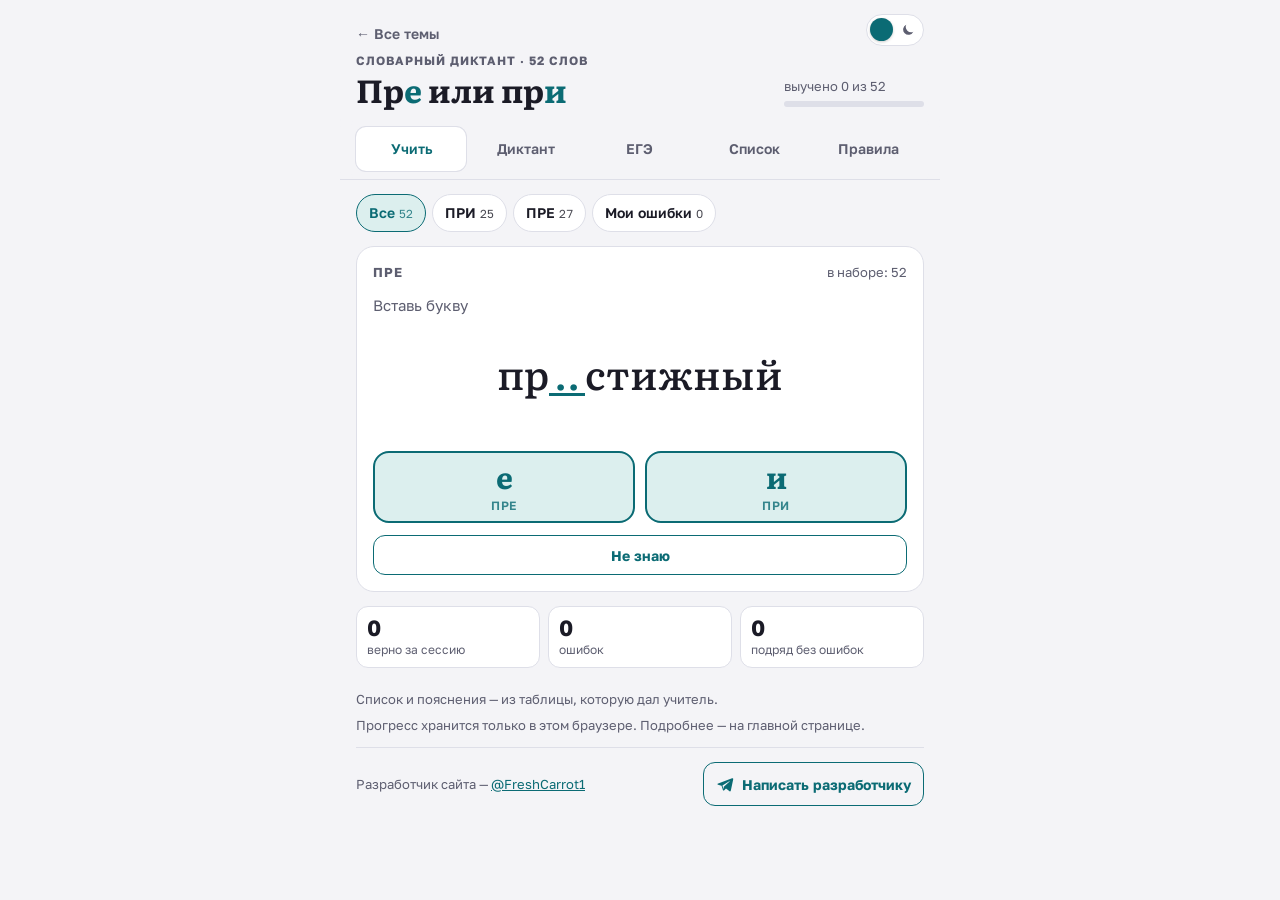
<file: pre-pri-slovar.html>
<!doctype html>
<html lang="ru" data-accent="teal">
<head>
<meta charset="utf-8">
<meta name="viewport" content="width=device-width, initial-scale=1, viewport-fit=cover">
<title>Пре или при — тренажёры по русскому</title>
<meta name="topic:id" content="pre-pri-slovar">
<meta name="topic:keywords" content="пре при словарные слова диктант">
<meta name="topic:title" content="Пре или при: словарные слова">
<meta name="topic:desc" content="52 слов, в которых ПРЕ и ПРИ проще запомнить, чем вывести по правилу. С диктантом на слух.">
<meta name="topic:group" content="Словарные диктанты">
<meta name="topic:grade" content="10">
<meta name="topic:order" content="200">
<meta name="topic:accent" content="teal">
<meta name="topic:count" content="52">
<meta name="topic:unit" content="слово|слова|слов">
<link rel="stylesheet" href="assets/site.css">
<link rel="icon" type="image/png" sizes="32x32" href="assets/icon-32.png">
<link rel="icon" type="image/png" sizes="192x192" href="assets/icon-192.png">
<link rel="apple-touch-icon" href="assets/apple-touch-icon.png">
<script src="assets/theme.js"></script>
</head>
<body>
<div id="app"></div>

<template id="rules">
  <article class="card rule">
    <h3>Общее правило</h3>
    <div class="ab">
      <div><b>ПРЕ</b><span>= «очень» (премилый)<br>= «пере» (преградить)</span></div>
      <div><b>ПРИ</b><span>приближение, присоединение, неполнота действия, доведение до конца</span></div>
    </div>
    <p>В словах из этого списка правило часто не срабатывает напрямую: смысл приставки стёрся или слово пришло из другого языка. Поэтому слова разбиты на группы, которые проще запомнить вместе. Приставки по правилу тренируются в теме «Приставки».</p>
  </article>
  <article class="card rule">
    <h3>Не перепутай</h3>
    <p><w>пр[и]видение</w> — призрак. Пишется с И, как и <w>пр[и]ведение</w> от «привести».</p>
    <p>«Президент», «презентация», «претензия» похожи на слова с ПРИ, но это латинские заимствования, все на ПРЕ.</p>
    <p><w>пр[е]имущество</w> пишется через ПРЕ, хотя близкое по смыслу <w>пр[и]оритет</w> — через ПРИ.</p>
  </article>
</template>

<script src="assets/core.js"></script>
<script src="assets/trainer.js"></script>
<script>
const GROUPS = {
  late: { h: 'Иноязычные слова с ПРЕ', p: 'Пришли из латыни, где приставка prae- означала «впереди, перед». Русские правила к ним не применяются, пишем ПРЕ.' },
  lati: { h: 'Иноязычные слова с ПРИ', p: 'Тоже заимствования, но с корнями prim-, priv-, prior-. Привилегия и приватный от лат. privus — «отдельный, частный», приоритет от prior — «первый».' },
  very: { h: 'ПРЕ = «очень»', p: 'Приставку можно заменить словом «очень»: прелестный — очень лестный, преподобный — очень подобный (праведный).' },
  pere: { h: 'ПРЕ ≈ «пере-» и «препятствие»', p: 'Смысл «через, поперёк, мешать»: преследовать — идти по следам, препятствие и препона мешают пройти, преткновение — «спотыкание», знаки препинания «препинают» (останавливают) речь.' },
  near: { h: 'ПРИ = приближение, присоединение, добавление', p: 'Привлекательный — притягивает к себе, приумножить — прибавить, приурочить — приблизить к сроку, неприступный — нельзя взять приступом.' },
  dict: { h: 'Словарные слова', p: 'Значение приставки уже не слышно. Запоминаем написание наизусть, лучше в паре с родственным словом.' },
};
Trainer.start({
  id: 'pre-pri-slovar',
  kind: 'choice',
  title: 'Пре или при',
  titleHTML: 'Пр<span class="hl">е</span> или пр<span class="hl">и</span>',
  eyebrow: 'Словарный диктант · 52 слов',
  prompt: 'Вставь букву',
  source: 'Список и пояснения — из таблицы, которую дал учитель.',
  options: ['е', 'и'],
  optionLabels: { 'е': 'ПРЕ', 'и': 'ПРИ' },
  categories: [{ key: 'и', label: 'ПРИ' }, { key: 'е', label: 'ПРЕ' }],
  groups: GROUPS,
  ear: true,
  exam: { type: 'rows', task: 10, per: 3, q: 'Укажите варианты ответов, в которых во всех словах одного ряда пропущена одна и та же буква. Запишите номера ответов.' },
  rulesFromGroups: true,
  items: [
  {"t": "пр#вередливый, пр#вереда", "a": "и", "c": "и", "g": "dict"},
  {"t": "пр#чудливый", "a": "и", "c": "и", "g": "dict"},
  {"t": "непр#ступный", "a": "и", "c": "и", "g": "near", "h": "= нельзя взять приступом", "n": "Нельзя взять приступом"},
  {"t": "пр#митивный", "a": "и", "c": "и", "g": "lati"},
  {"t": "непр#хотливый", "a": "и", "c": "и", "g": "dict", "h": "= без прихотей", "n": "Без прихотей"},
  {"t": "пр#влекательный", "a": "и", "c": "и", "g": "near"},
  {"t": "пр#лежный", "a": "и", "c": "и", "g": "dict"},
  {"t": "пр#вилегия", "a": "и", "c": "и", "g": "lati", "h": "= неотъемлемое право", "n": "Неотъемлемое право"},
  {"t": "пр#оритет", "a": "и", "c": "и", "g": "lati", "h": "= преимущество", "n": "Преимущество"},
  {"t": "пр#видение", "a": "и", "c": "и", "g": "dict"},
  {"t": "пр#верженец", "a": "и", "c": "и", "g": "dict", "h": "= тот, кто к чему-то присоединяется", "n": "Тот, кто к чему-то присоединяется"},
  {"t": "пр#сяга, пр#сягать", "a": "и", "c": "и", "g": "dict"},
  {"t": "пр#каз, пр#казать", "a": "и", "c": "и", "g": "dict"},
  {"t": "пр#сутствовать", "a": "и", "c": "и", "g": "dict"},
  {"t": "пр#урочить", "a": "и", "c": "и", "g": "near"},
  {"t": "пр#дираться", "a": "и", "c": "и", "g": "dict"},
  {"t": "пр#тязать, пр#тязания", "a": "и", "c": "и", "g": "dict"},
  {"t": "беспр#страстный, пр#страстие", "a": "и", "c": "и", "g": "dict"},
  {"t": "пр#ватный", "a": "и", "c": "и", "g": "lati", "h": "= частный", "n": "Частный"},
  {"t": "пр#ватизация", "a": "и", "c": "и", "g": "lati"},
  {"t": "непр#язнь", "a": "и", "c": "и", "g": "dict"},
  {"t": "пр#баутка", "a": "и", "c": "и", "g": "dict"},
  {"t": "пр#скорбный, с пр#скорбием", "a": "и", "c": "и", "g": "dict"},
  {"t": "без пр#крас", "a": "и", "c": "и", "g": "dict"},
  {"t": "пр#умножить", "a": "и", "c": "и", "g": "near"},
  {"t": "пр#небрегать, пр#небрежение", "a": "е", "c": "е", "g": "dict"},
  {"t": "пр#лестный", "a": "е", "c": "е", "g": "very", "h": "= вызывающий очень лестные слова", "n": "Вызывающий очень лестные слова"},
  {"t": "пр#подобный", "a": "е", "c": "е", "g": "very", "h": "= очень праведный", "n": "Очень праведный"},
  {"t": "пр#следовать", "a": "е", "c": "е", "g": "pere", "h": "= переступать по чужим следам", "n": "Переступать по чужим следам"},
  {"t": "пр#смыкаться", "a": "е", "c": "е", "g": "dict"},
  {"t": "пр#зидент", "a": "е", "c": "е", "g": "late"},
  {"t": "пр#пятствие", "a": "е", "c": "е", "g": "pere"},
  {"t": "пр#пона", "a": "е", "c": "е", "g": "pere", "h": "= препятствие", "n": "Препятствие"},
  {"t": "пр#мьера", "a": "е", "c": "е", "g": "late"},
  {"t": "пр#тензия", "a": "е", "c": "е", "g": "late"},
  {"t": "пр#тендент", "a": "е", "c": "е", "g": "late"},
  {"t": "пр#парат", "a": "е", "c": "е", "g": "late"},
  {"t": "пр#грешения", "a": "е", "c": "е", "g": "dict"},
  {"t": "пр#имущество", "a": "е", "c": "е", "g": "dict"},
  {"t": "пр#амбула", "a": "е", "c": "е", "g": "late", "h": "= вводная часть", "n": "Вводная часть"},
  {"t": "пр#дел терпения", "a": "е", "c": "е", "g": "dict"},
  {"t": "камень пр#ткновения", "a": "е", "c": "е", "g": "pere", "h": "= причина ссоры", "n": "Причина ссоры"},
  {"t": "пр#вратности судьбы", "a": "е", "c": "е", "g": "pere"},
  {"t": "знаки пр#пинания", "a": "е", "c": "е", "g": "pere"},
  {"t": "пр#стижный", "a": "е", "c": "е", "g": "late"},
  {"t": "беспр#дельный", "a": "е", "c": "е", "g": "dict"},
  {"t": "пр#словутый", "a": "е", "c": "е", "g": "very", "h": "= очень всем известный", "n": "Очень всем известный"},
  {"t": "пр#зентация", "a": "е", "c": "е", "g": "late"},
  {"t": "пр#рогатива", "a": "е", "c": "е", "g": "late", "h": "= исключительное право", "n": "Исключительное право"},
  {"t": "пр#валировать", "a": "е", "c": "е", "g": "late", "h": "= преобладать", "n": "Преобладать"},
  {"t": "пр#фектура", "a": "е", "c": "е", "g": "late"},
  {"t": "пр#цедент", "a": "е", "c": "е", "g": "late", "h": "= аналогичный случай в прошлом", "n": "Аналогичный случай в прошлом"},
  ],
});
</script>
</body>
</html>
</file>
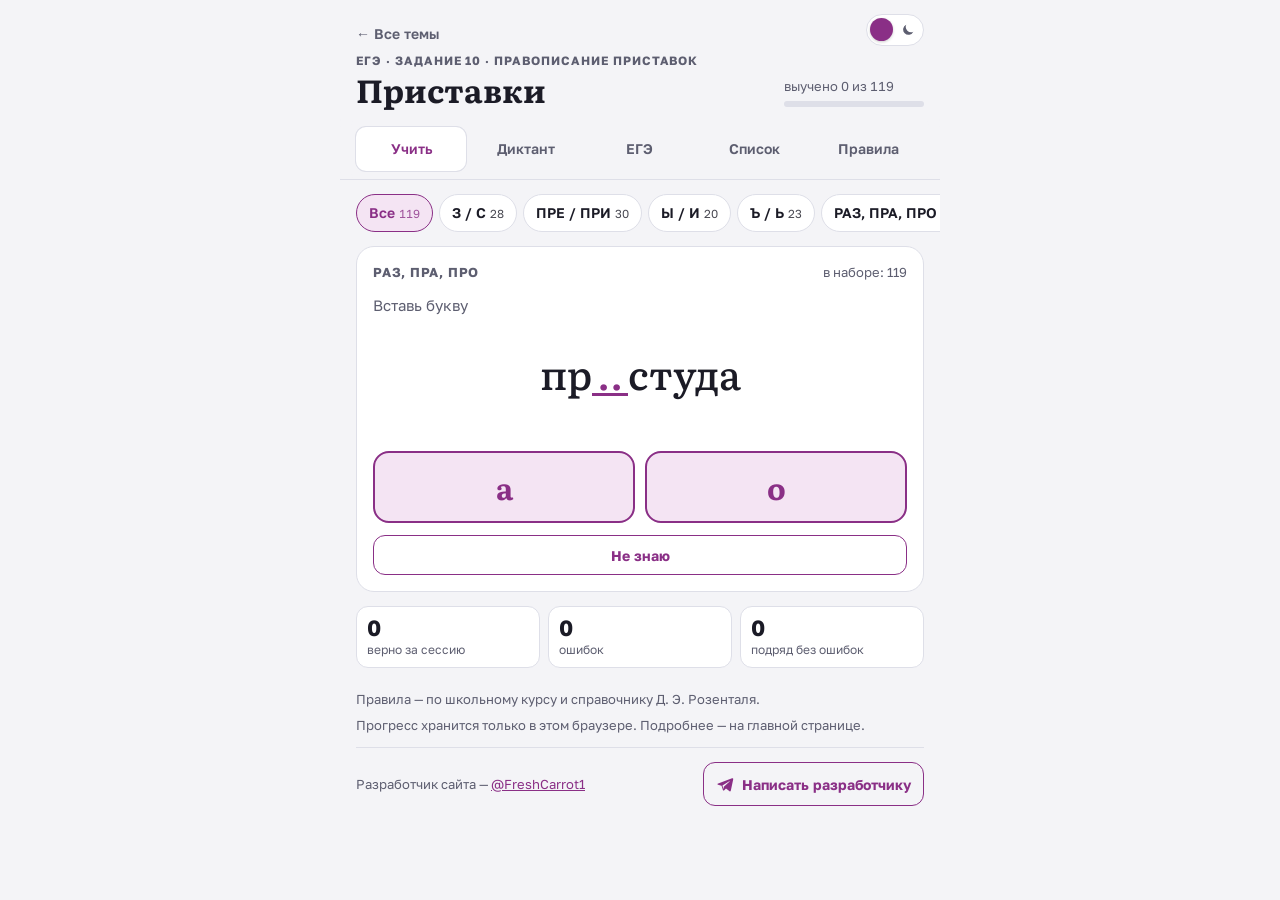
<file: pristavki.html>
<!doctype html>
<html lang="ru" data-accent="plum">
<head>
<meta charset="utf-8">
<meta name="viewport" content="width=device-width, initial-scale=1, viewport-fit=cover">
<title>Приставки — тренажёры по русскому</title>
<meta name="topic:id" content="pristavki">
<meta name="topic:keywords" content="приставка приставки пре при з с ъ ь ы и">
<meta name="topic:title" content="Приставки">
<meta name="topic:desc" content="З и С, ПРЕ и ПРИ по смыслу, Ы и И после приставок, Ъ и Ь, РАЗ и РОЗ. Ряды слов — как в задании 10.">
<meta name="topic:group" content="ЕГЭ: орфография">
<meta name="topic:task" content="10">
<meta name="topic:grade" content="10">
<meta name="topic:order" content="100">
<meta name="topic:accent" content="plum">
<meta name="topic:count" content="119">
<meta name="topic:unit" content="слово|слова|слов">
<link rel="stylesheet" href="assets/site.css">
<link rel="icon" type="image/png" sizes="32x32" href="assets/icon-32.png">
<link rel="icon" type="image/png" sizes="192x192" href="assets/icon-192.png">
<link rel="apple-touch-icon" href="assets/apple-touch-icon.png">
<script src="assets/theme.js"></script>
</head>
<body>
<div id="app"></div>

<template id="rules">
  <article class="card rule">
    <h3>Как устроено задание 10</h3>
    <p>Пять рядов по три слова, в каждом пропущена буква в приставке или на стыке приставки и корня. Нужно выбрать ряды, где во всех словах пропущена одна и та же буква.</p>
    <p>В задание попадают: З/С на конце приставки, ПРЕ/ПРИ, Ы/И после приставки, Ъ/Ь, неизменяемые приставки (с-, о-, про-, по-, над-, под-, от-) и РАЗ/РОЗ.</p>
  </article>
  <article class="card rule">
    <h3>Тренажёр по ПРЕ/ПРИ в словарных словах</h3>
    <p>Слова, где смысл приставки уже не слышен (привилегия, пренебрегать, президент), собраны в отдельной теме «Пре или при: словарные слова».</p>
  </article>
</template>

<script src="assets/core.js"></script>
<script src="assets/trainer.js"></script>
<script>
const GROUPS = {
  zs:   { h: 'З и С на конце приставки', p: 'Приставки без-/бес-, воз-/вос-, вз-/вс-, из-/ис-, низ-/нис-, раз-/рас-, роз-/рос-, через-/черес- пишутся с З перед звонкой согласной и гласной, с С — перед глухой: безвкусный, бесшумный.' },
  s:    { h: 'Приставка С- не меняется', p: 'Приставки С- в русском языке нет пары «з»: сделать, сбить, сжечь. А в слове «здание» З — часть корня, а не приставка.' },
  pri:  { h: 'ПРИ: приближение, присоединение, неполнота', p: 'ПРИ значит приближение (приехать), присоединение (пришить), близость (приморский), неполноту действия (приоткрыть), доведение до конца (придумать).' },
  pre:  { h: 'ПРЕ: «очень» или «пере»', p: 'ПРЕ близко по значению к слову «очень» (прекрасный — очень красивый) или к приставке «пере-» (преградить — перегородить, преступить — переступить).' },
  pair: { h: 'ПРЕ и ПРИ меняют смысл', p: 'Одинаково звучат, но значат разное: пребывать (находиться) — прибывать (приезжать), предать (изменить) — придать (добавить), преклонить колени — приклонить голову.' },
  y:    { h: 'Ы после русских приставок', p: 'После приставок на согласную корень на И начинается с Ы: разыграть, безынициативный, предыстория, сыграть.' },
  i:    { h: 'И после меж-, сверх- и иноязычных приставок', p: 'После меж- и сверх- пишется И: межинститутский, сверхинтересный. Так же после иноязычных: пост-, контр-, супер-, дез-, суб-. Исключение с русской приставкой: взимать.' },
  hard: { h: 'Ъ после приставки', p: 'Ъ пишется после приставки на согласную перед Е, Ё, Ю, Я: подъезд, съёмка, объявление, сверхъестественный, двухъярусный. Так же после иноязычных приставок: адъютант, инъекция, субъект, конъюнктура.' },
  soft: { h: 'Ь внутри корня', p: 'Разделительный Ь пишется не после приставки, а внутри корня или перед окончанием: вьюга, пьеса, барьер, серьёзный, обезьяна.' },
  roz:  { h: 'РОЗ/РОС и РАЗ/РАС', p: 'Под ударением пишется О (розыск, роспись), без ударения — А (разыскать, расписание).' },
  pra:  { h: 'ПРА и ПРО', p: 'ПРА — «древний, первоначальный»: прадед, праязык, прародитель. ПРО — обычная приставка: проход, прообраз, простуда.' },
  fix:  { h: 'Неизменяемые приставки', p: 'Приставки по-, про-, о-, от-, под-, над- пишутся всегда одинаково, независимо от произношения: попеременно, простуда.' },
};
/* [текст с пропуском #, ответ, варианты, группа, пояснение] */
const X = [
  /* З / С */
  ['бе#вкусный', 'з', 'з|с', 'zs'], ['бе#шумный', 'с', 'з|с', 'zs'], ['ра#жечь', 'з', 'з|с', 'zs'], ['ра#колоть', 'с', 'з|с', 'zs'],
  ['ра#считать', 'с', 'з|с', 'zs', 'Рас + считать: две С.'], ['и#подлобья', 'с', 'з|с', 'zs'], ['во#ход солнца', 'с', 'з|с', 'zs'],
  ['в#бираться', 'з', 'з|с', 'zs'], ['в#помнить', 'с', 'з|с', 'zs'], ['ни#вергнуть', 'з', 'з|с', 'zs'], ['ни#ходящий', 'с', 'з|с', 'zs'],
  ['и#требовать', 'с', 'з|с', 'zs'], ['и#жарить', 'з', 'з|с', 'zs'], ['бе#граничный', 'з', 'з|с', 'zs'], ['бе#толковый', 'с', 'з|с', 'zs'],
  ['бе#конечный', 'с', 'з|с', 'zs'], ['во#хищение', 'с', 'з|с', 'zs'], ['и#учить', 'з', 'з|с', 'zs'], ['ра#давать', 'з', 'з|с', 'zs'],
  ['ра#щедриться', 'с', 'з|с', 'zs'], ['ра#мешать', 'з', 'з|с', 'zs'], ['и#рисованный', 'з', 'з|с', 'zs'], ['бе#жизненный', 'з', 'з|с', 'zs'],
  ['чере#чур', 'с', 'з|с', 'zs', 'Чересчур — пишется с С, это словарное слово.'],
  ['#делать уроки', 'с', 'з|с', 's'], ['#бить вазу', 'с', 'з|с', 's'], ['#жечь мусор', 'с', 'з|с', 's'], ['#дание театра', 'з', 'з|с', 's', 'Здание — З в корне, это не приставка.'],
  /* ПРЕ / ПРИ */
  ['пр#шить пуговицу', 'и', 'е|и', 'pri'], ['пр#открыть дверь', 'и', 'е|и', 'pri'], ['пр#станционный', 'и', 'е|и', 'pri'], ['пр#морский', 'и', 'е|и', 'pri'],
  ['пр#строить сарай', 'и', 'е|и', 'pri'], ['пр#землиться', 'и', 'е|и', 'pri'], ['пр#усадебный', 'и', 'е|и', 'pri'], ['пр#вокзальная площадь', 'и', 'е|и', 'pri'],
  ['пр#красный', 'е', 'е|и', 'pre'], ['пр#градить путь', 'е', 'е|и', 'pre'], ['пр#увеличить', 'е', 'е|и', 'pre'], ['пр#мудрый', 'е', 'е|и', 'pre'],
  ['пр#рвать разговор', 'е', 'е|и', 'pre'], ['пр#образовать', 'е', 'е|и', 'pre'], ['пр#вратить', 'е', 'е|и', 'pre'], ['пр#клонный возраст', 'е', 'е|и', 'pre'],
  ['пр#ступить закон', 'е', 'е|и', 'pair', 'Преступить — переступить, нарушить.'], ['пр#ступить к работе', 'и', 'е|и', 'pair', 'Приступить — начать.'],
  ['пр#бывать в город', 'и', 'е|и', 'pair', 'Прибывать — приезжать.'], ['пр#бывать в неведении', 'е', 'е|и', 'pair', 'Пребывать — находиться.'],
  ['пр#давать значение', 'и', 'е|и', 'pair', 'Придавать — добавлять.'], ['пр#дать друга', 'е', 'е|и', 'pair', 'Предать — изменить.'],
  ['пр#ёмник радио', 'и', 'е|и', 'pair', 'Приёмник — устройство, принимающее сигнал.'], ['пр#емник традиций', 'е', 'е|и', 'pair', 'Преемник — продолжатель дела.'],
  ['пр#ходящая няня', 'и', 'е|и', 'pair', 'Приходящая — та, которая приходит.'], ['пр#ходящая мода', 'е', 'е|и', 'pair', 'Преходящая — временная, проходящая.'],
  ['пр#клонить колени', 'е', 'е|и', 'pair', 'Преклонить колени — встать на колени в знак уважения.'], ['пр#клонить голову к плечу', 'и', 'е|и', 'pair', 'Приклонить — наклонить к чему-то.'],
  ['пр#творить дверь', 'и', 'е|и', 'pair', 'Притворить — прикрыть не до конца.'], ['пр#творить мечту в жизнь', 'е', 'е|и', 'pair', 'Претворить — превратить, осуществить.'],
  /* Ы / И */
  ['раз#грать', 'ы', 'ы|и', 'y'], ['без#дейный', 'ы', 'ы|и', 'y'], ['пред#стория', 'ы', 'ы|и', 'y'], ['под#тожить', 'ы', 'ы|и', 'y'],
  ['без#нициативный', 'ы', 'ы|и', 'y'], ['с#грать', 'ы', 'ы|и', 'y'], ['от#скать', 'ы', 'ы|и', 'y'], ['об#грать', 'ы', 'ы|и', 'y'],
  ['раз#скивать', 'ы', 'ы|и', 'y'], ['под#грать', 'ы', 'ы|и', 'y'], ['пред#нфарктный', 'ы', 'ы|и', 'y'], ['роз#грыш', 'ы', 'ы|и', 'y'],
  ['сверх#нтересный', 'и', 'ы|и', 'i'], ['меж#нститутский', 'и', 'ы|и', 'i'], ['пост#мпрессионизм', 'и', 'ы|и', 'i'], ['контр#гра', 'и', 'ы|и', 'i'],
  ['дез#нформация', 'и', 'ы|и', 'i'], ['супер#гра', 'и', 'ы|и', 'i'], ['пост#нфарктный', 'и', 'ы|и', 'i'], ['вз#мать налоги', 'и', 'ы|и', 'i', 'Взимать — исключение: после русской приставки пишется И.'],
  /* Ъ / Ь */
  ['под#езд', 'ъ', 'ъ|ь', 'hard'], ['с#ёмка', 'ъ', 'ъ|ь', 'hard'], ['об#явление', 'ъ', 'ъ|ь', 'hard'], ['сверх#естественный', 'ъ', 'ъ|ь', 'hard'],
  ['меж#ярусный', 'ъ', 'ъ|ь', 'hard'], ['двух#ярусный', 'ъ', 'ъ|ь', 'hard', 'После двух-, трёх-, четырёх- тоже Ъ.'], ['ад#ютант', 'ъ', 'ъ|ь', 'hard'],
  ['кон#юнктура', 'ъ', 'ъ|ь', 'hard'], ['ин#екция', 'ъ', 'ъ|ь', 'hard'], ['суб#ект', 'ъ', 'ъ|ь', 'hard'], ['об#езд', 'ъ', 'ъ|ь', 'hard'],
  ['раз#ярённый', 'ъ', 'ъ|ь', 'hard'], ['из#ян', 'ъ', 'ъ|ь', 'hard'], ['пред#юбилейный', 'ъ', 'ъ|ь', 'hard'], ['с#язвить', 'ъ', 'ъ|ь', 'hard'],
  ['в#юга', 'ь', 'ъ|ь', 'soft'], ['п#еса', 'ь', 'ъ|ь', 'soft'], ['бар#ер', 'ь', 'ъ|ь', 'soft'], ['сер#ёзный', 'ь', 'ъ|ь', 'soft'],
  ['обез#яна', 'ь', 'ъ|ь', 'soft'], ['лос#он', 'ь', 'ъ|ь', 'soft'], ['компан#он', 'ь', 'ъ|ь', 'soft'], ['руч#и', 'ь', 'ъ|ь', 'soft'],
  /* РАЗ/РОЗ, ПРА/ПРО, неизменяемые */
  ['р#списание', 'а', 'а|о', 'roz'], ['р#спись', 'о', 'а|о', 'roz'], ['р#зыск', 'о', 'а|о', 'roz'], ['р#зыскать', 'а', 'а|о', 'roz'],
  ['р#ссыпь', 'о', 'а|о', 'roz'], ['р#ссыпать', 'а', 'а|о', 'roz'], ['р#зровнять', 'а', 'а|о', 'roz'],
  ['пр#дедушка', 'а', 'а|о', 'pra'], ['пр#родитель', 'а', 'а|о', 'pra'], ['пр#бабушка', 'а', 'а|о', 'pra'], ['пр#язык', 'а', 'а|о', 'pra'],
  ['пр#образ', 'о', 'а|о', 'pra'], ['пр#падать', 'о', 'а|о', 'pra'], ['пр#студа', 'о', 'а|о', 'fix'],
  ['п#переменно', 'о', 'а|о', 'fix'], ['#тобрать', 'о', 'а|о', 'fix'], ['п#дписать', 'о', 'а|о', 'fix'], ['п#хвалить', 'о', 'а|о', 'fix'],
];
const CAT_OF = { zs: 'zs', s: 'zs', pri: 'pp', pre: 'pp', pair: 'pp', y: 'yi', i: 'yi', hard: 'tv', soft: 'tv', roz: 'other', pra: 'other', fix: 'other' };
Trainer.start({
  id: 'pristavki',
  kind: 'choice',
  title: 'Приставки',
  eyebrow: 'ЕГЭ · задание 10 · правописание приставок',
  prompt: 'Вставь букву',
  source: 'Правила — по школьному курсу и справочнику Д. Э. Розенталя.',
  categories: [{ key: 'zs', label: 'З / С' }, { key: 'pp', label: 'ПРЕ / ПРИ' }, { key: 'yi', label: 'Ы / И' }, { key: 'tv', label: 'Ъ / Ь' }, { key: 'other', label: 'РАЗ, ПРА, ПРО' }],
  groups: GROUPS,
  ear: true,
  exam: { type: 'rows', task: 10, per: 3, points: 1 },
  items: X.map(([t, a, o, g, n]) => ({ t, a, o: o.split('|'), g, n, c: CAT_OF[g] })),
});
</script>
</body>
</html>
</file>
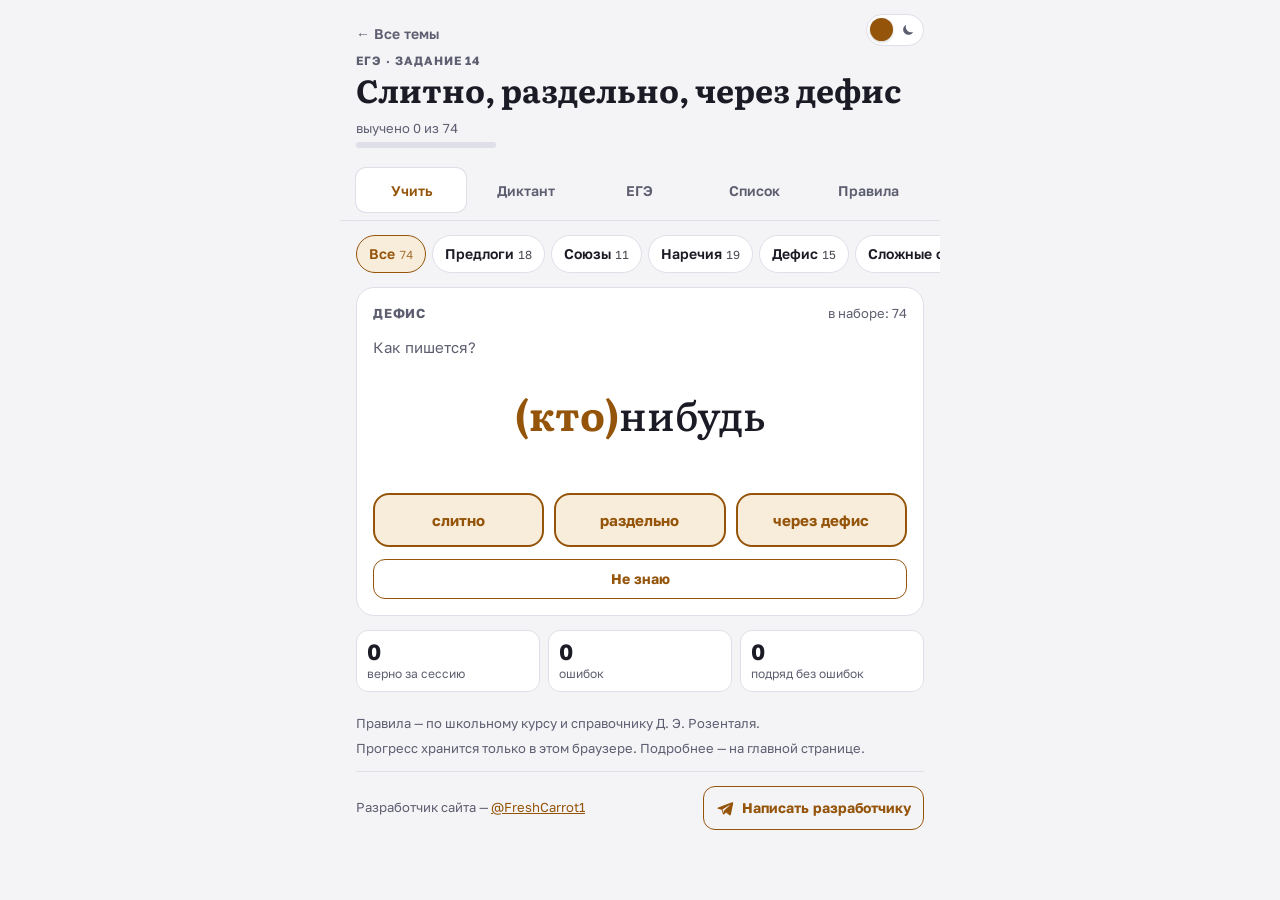
<file: slitno-defis.html>
<!doctype html>
<html lang="ru" data-accent="amber">
<head>
<meta charset="utf-8">
<meta name="viewport" content="width=device-width, initial-scale=1, viewport-fit=cover">
<title>Слитно, раздельно, через дефис — тренажёры по русскому</title>
<meta name="topic:id" content="slitno-defis">
<meta name="topic:keywords" content="слитно раздельно дефис предлоги союзы наречия">
<meta name="topic:title" content="Слитно, раздельно, через дефис">
<meta name="topic:desc" content="Производные предлоги, союзы чтобы, тоже, зато, наречия, сложные прилагательные, пол-. Ряды из двух слов — как в задании 14.">
<meta name="topic:group" content="ЕГЭ: орфография">
<meta name="topic:task" content="14">
<meta name="topic:grade" content="10">
<meta name="topic:order" content="140">
<meta name="topic:accent" content="amber">
<meta name="topic:count" content="74">
<link rel="stylesheet" href="assets/site.css">
<link rel="icon" type="image/png" sizes="32x32" href="assets/icon-32.png">
<link rel="icon" type="image/png" sizes="192x192" href="assets/icon-192.png">
<link rel="apple-touch-icon" href="assets/apple-touch-icon.png">
<script src="assets/theme.js"></script>
</head>
<body>
<div id="app"></div>

<template id="rules">
  <article class="card rule">
    <h3>Как устроено задание 14</h3>
    <p>Даны пять рядов по два слова, часть слова в скобках: «(В)ТЕЧЕНИЕ дня, ЧТО(БЫ) успеть». Нужно выбрать ряды, где оба слова пишутся слитно. Бывает и вариант «раздельно» или «через дефис». Сначала определи часть речи по смыслу всего предложения.</p>
  </article>
  <article class="card rule">
    <h3>Пары, которые путают</h3>
    <div class="tablewrap"><table class="t">
      <tr><th>Слитно</th><th>Раздельно</th></tr>
      <tr><td>чтобы успеть (цель)</td><td>что бы ни случилось; что бы ты хотел?</td></tr>
      <tr><td>я тоже пойду (= и я)</td><td>то же самое (местоимение + частица)</td></tr>
      <tr><td>зато вечером (= но)</td><td>за то письмо (предлог + местоимение)</td></tr>
      <tr><td>он также пришёл (= тоже)</td><td>так же, как и я (сравнение)</td></tr>
      <tr><td>прийти вовремя (= в срок)</td><td>во время урока (когда)</td></tr>
      <tr><td>навстречу ветру (предлог), идти навстречу</td><td>на встречу с друзьями (куда)</td></tr>
      <tr><td>вследствие болезни (= из-за)</td><td>в следствии по делу (в расследовании)</td></tr>
      <tr><td>ввиду дождя (= из-за)</td><td>иметь в виду</td></tr>
      <tr><td>насчёт поездки (= о)</td><td>деньги на счёт в банке</td></tr>
    </table></div>
  </article>
  <article class="card rule">
    <h3>Предлоги на -е и -и</h3>
    <p>В течени<mark>е</mark>, в продолжени<mark>е</mark>, вследстви<mark>е</mark> — на конце Е. В заключени<mark>е</mark> доклада — тоже Е. Раздельно пишутся: в течение, в продолжение, в заключение, в связи, в силу. Слитно: вследствие, ввиду, вместо, вроде, наподобие, насчёт.</p>
  </article>
  <article class="card rule">
    <h3>Через дефис</h3>
    <ul>
      <li>По- + прилагательное на -ому/-ему/-ски/-цки/-ьи: по-моему, по-русски, по-лисьи.</li>
      <li>В-/во- + порядковое числительное: во-первых, в-третьих.</li>
      <li>Кое-, -то, -либо, -нибудь, -таки: кое-где, где-то, кто-нибудь, всё-таки. Если после кое- стоит предлог, пишется раздельно: кое с кем.</li>
      <li>Пол- перед гласной, Л и заглавной буквой: пол-арбуза, пол-лимона, пол-Москвы; в остальных случаях слитно: полдома.</li>
      <li>Сложные прилагательные из равноправных частей или со значением оттенка: русско-английский, светло-зелёный. Если первая часть подчиняется второй — слитно: железнодорожный, сельскохозяйственный.</li>
    </ul>
  </article>
</template>

<script src="assets/core.js"></script>
<script src="assets/trainer.js"></script>
<script>
const SEP = ' ', J = '', H = '-';
const GROUPS = {
  prep:  { h: 'Производные предлоги', p: 'Слитно: вследствие, ввиду, вместо, вроде, наподобие, насчёт, навстречу. Раздельно: в течение, в продолжение, в заключение, в связи с, в силу.' },
  pair:  { h: 'Предлог или существительное', p: 'Если можно задать вопрос к слову или вставить определение, это существительное с предлогом — раздельно: в виду (чего?) нового дома.' },
  conj:  { h: 'Союз или местоимение с частицей', p: 'Чтобы, тоже, также, зато — союзы, пишутся слитно. Что бы, то же, так же, за то — раздельно: можно убрать частицу или вставить слово.' },
  adv:   { h: 'Наречие', p: 'Наречия, образованные из предлога и существительного или прилагательного, обычно пишутся слитно: вплотную, доверху, наполовину. Но многие пишутся раздельно и запоминаются: на ощупь, с ходу, на лету, без оглядки.' },
  hyph:  { h: 'Через дефис', p: 'По-моему, по-русски, во-первых, кое-где, кто-нибудь, всё-таки.' },
  pol:   { h: 'Пол-', p: 'Через дефис перед гласной, Л и заглавной буквой (пол-арбуза, пол-лимона, пол-Москвы), иначе слитно (полдома). Полу- всегда слитно.' },
  adj:   { h: 'Сложные прилагательные', p: 'Через дефис — равноправные части и оттенки цвета (научно-технический, светло-зелёный). Слитно — если одна часть подчинена другой (железнодорожный — железная дорога).' },
  noun:  { h: 'Сложные существительные', p: 'С вице-, экс-, мини-, а также из двух слов вроде «интернет-магазин» — через дефис.' },
};
/* [текст, # — место стыка, ответ: J — слитно, SEP — раздельно, H — через дефис, группа, пояснение] */
const W = [
  ['в#течение дня', SEP, 'prep'], ['в#продолжение урока', SEP, 'prep'], ['в#заключение доклада', SEP, 'prep'], ['в#связи с переездом', SEP, 'prep'],
  ['в#силу привычки', SEP, 'prep'], ['в#следствие болезни', J, 'prep'], ['в#виду дождя', J, 'prep', 'Ввиду = из-за.'], ['на#счёт поездки', J, 'prep', 'Насчёт = о, по поводу.'],
  ['на#подобие шара', J, 'prep'], ['в#место брата', J, 'prep', 'Вместо = взамен.'], ['что-то в#роде шляпы', J, 'prep', 'Вроде = наподобие.'], ['на#встречу ветру', J, 'prep', 'Навстречу (чему?) — предлог.'],
  ['иметь в#виду', SEP, 'pair'], ['положить деньги на#счёт', SEP, 'pair'], ['вернуться в#место сбора', SEP, 'pair'], ['в#роде Пушкиных', SEP, 'pair', 'В роде — в семье, в династии.'],
  ['пойти на#встречу с друзьями', SEP, 'pair'], ['в#следствии по делу', SEP, 'pair', 'В следствии — в расследовании.'],
  ['что#бы успеть', J, 'conj', 'Союз цели.'], ['что#бы ни случилось', SEP, 'conj'], ['что#бы ты хотел?', SEP, 'conj'], ['я то#же пойду', J, 'conj', 'Тоже = и я.'],
  ['то#же самое', SEP, 'conj'], ['за#то вечером отдохнём', J, 'conj', 'Зато = но.'], ['спасибо за#то письмо', SEP, 'conj'], ['он так#же пришёл', J, 'conj', 'Также = тоже.'],
  ['так#же, как и я', SEP, 'conj', 'Сравнение: так же, как.'], ['при#чём тут я?', SEP, 'conj', 'При чём — предлог и местоимение (при чём тут?).'], ['учится хорошо, при#чём легко', J, 'conj', 'Причём = к тому же.'],
  ['прийти во#время', J, 'adv', 'Вовремя = в срок.'], ['во#время урока', SEP, 'adv'], ['смотреть в#даль', J, 'adv'], ['в#даль морскую', SEP, 'adv', 'Есть определение — значит, существительное с предлогом.'],
  ['в#начале было тихо', J, 'adv', 'Вначале = сначала.'], ['в#начале урока', SEP, 'adv'], ['на#всегда', J, 'adv'], ['на#распашку', J, 'adv'],
  ['в#рассыпную', J, 'adv'], ['в#плотную', J, 'adv'], ['до#верху', J, 'adv'], ['на#половину', J, 'adv'],
  ['на#ощупь', SEP, 'adv'], ['с#ходу', SEP, 'adv'], ['на#лету', SEP, 'adv'], ['на#бегу', SEP, 'adv'],
  ['без#оглядки', SEP, 'adv'], ['на#цыпочках', SEP, 'adv'], ['в#обмен на книгу', SEP, 'adv'],
  ['по#моему', H, 'hyph'], ['по#моему мнению', SEP, 'hyph', 'Здесь «по моему» — предлог с местоимением при существительном.'], ['по#русски', H, 'hyph'], ['в#первых', H, 'hyph'],
  ['кое#где', H, 'hyph'], ['где#то', H, 'hyph'], ['кто#нибудь', H, 'hyph'], ['всё#таки', H, 'hyph'], ['кое#с кем', SEP, 'hyph', 'После кое- предлог — раздельно.'],
  ['пол#лимона', H, 'pol'], ['пол#арбуза', H, 'pol'], ['пол#Москвы', H, 'pol'], ['пол#дома', J, 'pol'], ['пол#часа', J, 'pol'], ['полу#круг', J, 'pol'],
  ['северо#западный', H, 'adj'], ['железно#дорожный', J, 'adj'], ['светло#зелёный', H, 'adj'], ['сельско#хозяйственный', J, 'adj'],
  ['русско#английский словарь', H, 'adj'], ['вечно#зелёный', J, 'adj'], ['научно#технический', H, 'adj'], ['высоко#квалифицированный', J, 'adj'],
  ['вице#президент', H, 'noun'], ['экс#чемпион', H, 'noun'], ['интернет#магазин', H, 'noun'],
];
const CAT_OF = { prep: 'prep', pair: 'prep', conj: 'conj', adv: 'adv', hyph: 'hyph', pol: 'hyph', adj: 'adj', noun: 'adj' };
Trainer.start({
  id: 'slitno-defis',
  kind: 'choice',
  title: 'Слитно, раздельно, через дефис',
  eyebrow: 'ЕГЭ · задание 14',
  prompt: 'Как пишется?',
  source: 'Правила — по школьному курсу и справочнику Д. Э. Розенталя.',
  options: [J, SEP, H],
  optionNames: { [J]: 'слитно', [SEP]: 'раздельно', [H]: 'через дефис' },
  paren: true,
  autoNext: true,
  categories: [{ key: 'prep', label: 'Предлоги' }, { key: 'conj', label: 'Союзы' }, { key: 'adv', label: 'Наречия' }, { key: 'hyph', label: 'Дефис' }, { key: 'adj', label: 'Сложные слова' }],
  groups: GROUPS,
  exam: { type: 'select', task: 14, per: 2, points: 1, variants: [
    { q: 'Укажите варианты ответов, в которых оба слова пишутся СЛИТНО. Запишите номера ответов.', pick: J },
    { q: 'Укажите варианты ответов, в которых оба слова пишутся РАЗДЕЛЬНО. Запишите номера ответов.', pick: SEP },
  ] },
  items: W.map(([t, a, g, n]) => ({ t, a, g, n, c: CAT_OF[g] })),
});
</script>
</body>
</html>
</file>
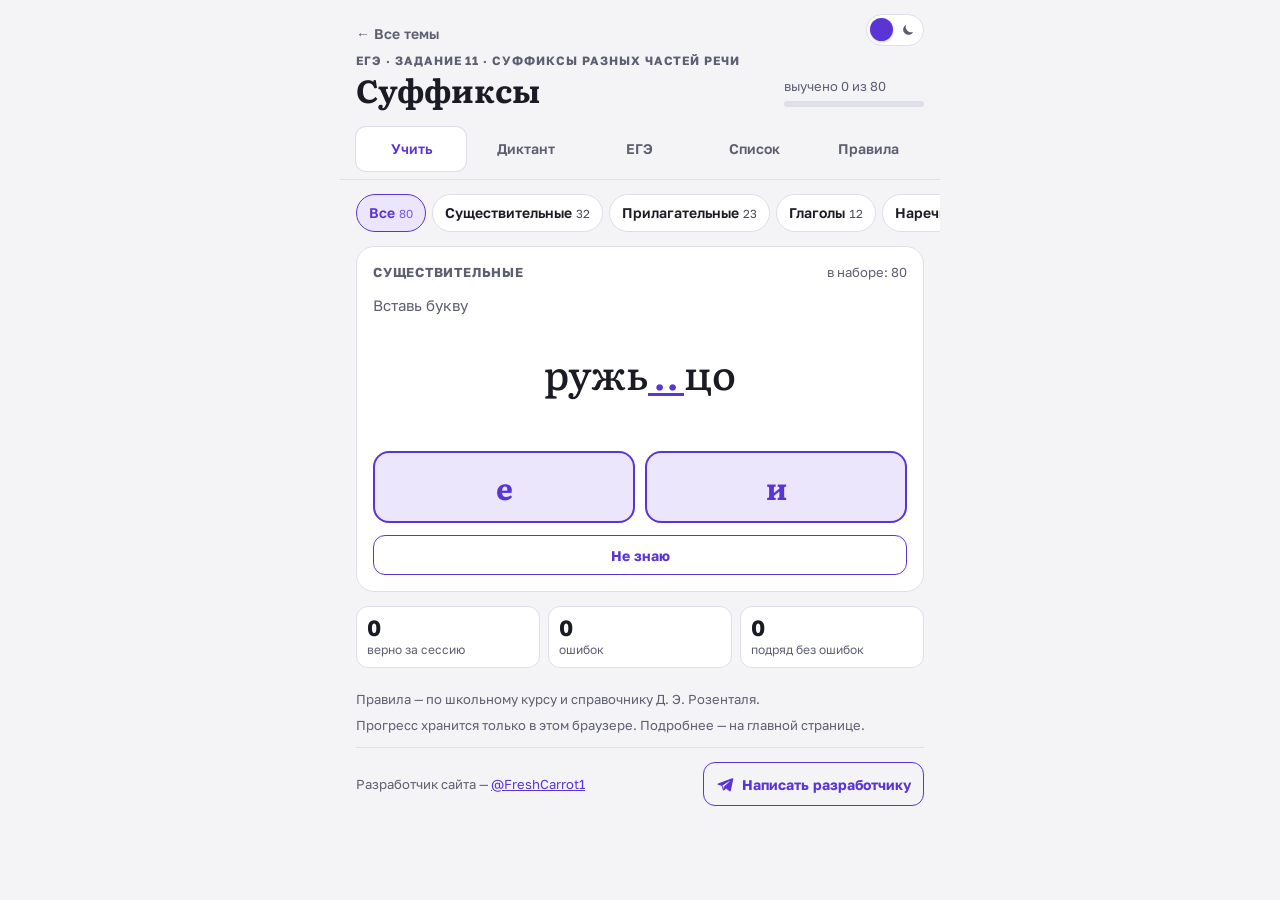
<file: suffiksy.html>
<!doctype html>
<html lang="ru" data-accent="violet">
<head>
<meta charset="utf-8">
<meta name="viewport" content="width=device-width, initial-scale=1, viewport-fit=cover">
<title>Суффиксы — тренажёры по русскому</title>
<meta name="topic:id" content="suffiksy">
<meta name="topic:keywords" content="суффикс суффиксы ек ик ец иц">
<meta name="topic:title" content="Суффиксы">
<meta name="topic:desc" content="-ек/-ик, -ец/-иц, -ичк/-ечк, -лив/-чив, -ова/-ыва, суффиксы наречий, -чик/-щик. Ряды слов — как в задании 11.">
<meta name="topic:group" content="ЕГЭ: орфография">
<meta name="topic:task" content="11">
<meta name="topic:grade" content="10">
<meta name="topic:order" content="110">
<meta name="topic:accent" content="violet">
<meta name="topic:count" content="80">
<meta name="topic:unit" content="слово|слова|слов">
<link rel="stylesheet" href="assets/site.css">
<link rel="icon" type="image/png" sizes="32x32" href="assets/icon-32.png">
<link rel="icon" type="image/png" sizes="192x192" href="assets/icon-192.png">
<link rel="apple-touch-icon" href="assets/apple-touch-icon.png">
<script src="assets/theme.js"></script>
</head>
<body>
<div id="app"></div>

<template id="rules">
  <article class="card rule">
    <h3>Как устроено задание 11</h3>
    <p>Пять рядов слов с пропущенной буквой в суффиксе. Нужно выбрать ряды, где во всех словах пропущена одна и та же буква. Суффиксы -Н- и -НН- сюда не входят, для них есть задание 15.</p>
  </article>
  <article class="card rule">
    <h3>Главные приёмы</h3>
    <ul>
      <li><b>-ек/-ик:</b> просклоняй слово. Гласная выпадает — пиши Е (замочек — замочка), остаётся — И (ключик — ключика).</li>
      <li><b>-ова-/-ева- или -ыва-/-ива-:</b> поставь глагол в форму «я». Если «-ую/-юю» — пиши -ова-/-ева- (командую — командовать). Если «-ываю/-иваю» — пиши -ыва-/-ива- (рассказываю — рассказывать).</li>
      <li><b>-ичк-/-ечк-:</b> -ичк- пишется, если слово образовано от слова на -иц-: лестница — лестничка. В остальных случаях -ечк-: семечко, Ванечка.</li>
      <li><b>Суффиксы наречий:</b> с приставками из-, до-, с- на конце А (изредка, досуха, справа), с приставками в-, на-, за- — О (влево, направо, засветло).</li>
      <li><b>-чик/-щик:</b> после Д, Т, З, С, Ж пишется -чик (переводчик, лётчик), в остальных случаях -щик (каменщик, кровельщик).</li>
    </ul>
  </article>
</template>

<script src="assets/core.js"></script>
<script src="assets/trainer.js"></script>
<script>
const GROUPS = {
  liv:  { h: 'Суффиксы -лив-, -чив-', p: 'Всегда пишется И: заботливый, застенчивый.' },
  iv:   { h: 'Суффиксы -ив-, -ев-', p: 'Под ударением -ив- (красивый, правдивый), без ударения -ев- (боевой, ключевой, грушевый).' },
  ek:   { h: 'Суффиксы -ек-, -ик-', p: 'Если при склонении гласная выпадает — -ек (замочек — замочка), если сохраняется — -ик (ключик — ключика).' },
  ec:   { h: 'Суффиксы -ец-, -иц-', p: 'В мужском роде -ец (братец), в женском -иц- (водица). В среднем роде: -ец-, если ударение после суффикса (пальтецо), -иц-, если перед ним (платьице).' },
  ichk: { h: 'Суффиксы -ичк-, -ечк-', p: '-ичк- — в словах от основы на -иц- (лестница — лестничка). В остальных случаях -ечк- (семечко, Ванечка).' },
  onk:  { h: 'Суффиксы -оньк-, -еньк-', p: 'У существительных после твёрдых согласных -оньк- (берёзонька, лисонька), после мягких -еньк- (Катенька). У прилагательных -оньк- только после Г, К, Х (тихонький), в остальных случаях -еньк- (беленький, полненький, хорошенький).' },
  ova:  { h: '-ова-/-ева- или -ыва-/-ива-', p: 'В форме «я»: -ую/-юю — пишется -ова-/-ева- (командую, горюю); -ываю/-иваю — пишется -ыва-/-ива- (рассказываю, размахиваю).' },
  adv:  { h: 'Суффиксы наречий -о, -а', p: 'С приставками из-, до-, с- пишется -а (изредка, досуха, справа); с приставками в-, на-, за- — -о (влево, направо, засветло).' },
  chik: { h: 'Суффиксы -чик, -щик', p: 'После Д, Т, З, С, Ж — -чик (переводчик, лётчик); после других согласных — -щик (каменщик, обманщик).' },
};
/* [текст с #, ответ, варианты, группа, пояснение] */
const S = [
  ['застенч#вый', 'и', 'е|и', 'liv'], ['заботл#вый', 'и', 'е|и', 'liv'], ['терпел#вый', 'и', 'е|и', 'liv'], ['молчал#вый', 'и', 'е|и', 'liv'],
  ['уступч#вый', 'и', 'е|и', 'liv'], ['обидч#вый', 'и', 'е|и', 'liv'], ['находч#вый', 'и', 'е|и', 'liv'], ['доверч#вый', 'и', 'е|и', 'liv'],
  ['крас#вый', 'и', 'е|и', 'iv'], ['правд#вый', 'и', 'е|и', 'iv'], ['игр#вый', 'и', 'е|и', 'iv'], ['бо#вой', 'е', 'е|и', 'iv'],
  ['ключ#вой', 'е', 'е|и', 'iv'], ['груш#вый', 'е', 'е|и', 'iv'], ['сирен#вый', 'е', 'е|и', 'iv'],
  ['замоч#к', 'е', 'е|и', 'ek', 'Замочка — Е выпадает.'], ['ключ#к', 'и', 'е|и', 'ek', 'Ключика — И сохраняется.'], ['кусоч#к', 'е', 'е|и', 'ek'], ['мяч#к', 'и', 'е|и', 'ek'],
  ['платоч#к', 'е', 'е|и', 'ek'], ['карандаш#к', 'и', 'е|и', 'ek'], ['ореш#к', 'е', 'е|и', 'ek'], ['калач#к', 'и', 'е|и', 'ek'],
  ['плать#це', 'и', 'е|и', 'ec', 'Платьице: ударение перед суффиксом.'], ['кресл#це', 'и', 'е|и', 'ec'], ['пальт#цо', 'е', 'е|и', 'ec', 'Пальтецо: ударение после суффикса.'],
  ['письм#цо', 'е', 'е|и', 'ec'], ['ружь#цо', 'е', 'е|и', 'ec'], ['вод#ца', 'и', 'е|и', 'ec'], ['метел#ца', 'и', 'е|и', 'ec'], ['брат#ц', 'е', 'е|и', 'ec'],
  ['лестн#чка', 'и', 'е|и', 'ichk', 'От «лестница».'], ['пугов#чка', 'и', 'е|и', 'ichk', 'От «пуговица».'], ['ножн#чки', 'и', 'е|и', 'ichk', 'От «ножницы».'],
  ['вод#чка', 'и', 'е|и', 'ichk', 'От «водица».'], ['врем#чко', 'е', 'е|и', 'ichk'], ['сем#чко', 'е', 'е|и', 'ichk'], ['Ван#чка', 'е', 'е|и', 'ichk'], ['Сон#чка', 'е', 'е|и', 'ichk'],
  ['берёз#нька', 'о', 'е|о', 'onk'], ['лис#нька', 'о', 'е|о', 'onk'], ['бел#нький', 'е', 'е|о', 'onk'],
  ['тих#нький', 'о', 'е|о', 'onk'], ['Кат#нька', 'е', 'е|о', 'onk'], ['Наст#нька', 'е', 'е|о', 'onk'], ['хорош#нький', 'е', 'е|о', 'onk'], ['полн#нький', 'е', 'е|о', 'onk'],
  ['команд#вать', 'о', 'о|ы', 'ova', 'Командую.'], ['совет#вать', 'о', 'о|ы', 'ova', 'Советую.'], ['проповед#вать', 'о', 'о|ы', 'ova', 'Проповедую.'], ['завед#вать', 'о', 'о|ы', 'ova', 'Заведую.'],
  ['рассказ#вать', 'ы', 'о|ы', 'ova', 'Рассказываю.'], ['отклад#вать', 'ы', 'о|ы', 'ova', 'Откладываю.'], ['опазд#вать', 'ы', 'о|ы', 'ova', 'Опаздываю.'],
  ['гор#вать', 'е', 'е|и', 'ova', 'Горюю.'], ['коч#вать', 'е', 'е|и', 'ova', 'Кочую.'], ['размах#вать', 'и', 'е|и', 'ova', 'Размахиваю.'], ['выкра#вать', 'и', 'е|и', 'ova', 'Выкраиваю.'], ['затраг#вать', 'и', 'е|и', 'ova', 'Затрагиваю.'],
  ['изредк#', 'а', 'а|о', 'adv'], ['досух#', 'а', 'а|о', 'adv'], ['справ#', 'а', 'а|о', 'adv'], ['дочист#', 'а', 'а|о', 'adv'], ['сначал#', 'а', 'а|о', 'adv'],
  ['добел#', 'а', 'а|о', 'adv'], ['слев#', 'а', 'а|о', 'adv'], ['влев#', 'о', 'а|о', 'adv'], ['направ#', 'о', 'а|о', 'adv'], ['засветл#', 'о', 'а|о', 'adv'],
  ['наглух#', 'о', 'а|о', 'adv'], ['занов#', 'о', 'а|о', 'adv'], ['намертв#', 'о', 'а|о', 'adv'],
  ['перевод#ик', 'ч', 'ч|щ', 'chik'], ['буфет#ик', 'ч', 'ч|щ', 'chik'], ['развед#ик', 'ч', 'ч|щ', 'chik'], ['лёт#ик', 'ч', 'ч|щ', 'chik'],
  ['камен#ик', 'щ', 'ч|щ', 'chik'], ['кровель#ик', 'щ', 'ч|щ', 'chik'], ['обман#ик', 'щ', 'ч|щ', 'chik'], ['бан#ик', 'щ', 'ч|щ', 'chik'],
];
const CAT_OF = { liv: 'adj', iv: 'adj', onk: 'adj', ek: 'noun', ec: 'noun', ichk: 'noun', chik: 'noun', ova: 'verb', adv: 'adv' };
Trainer.start({
  id: 'suffiksy',
  kind: 'choice',
  title: 'Суффиксы',
  eyebrow: 'ЕГЭ · задание 11 · суффиксы разных частей речи',
  prompt: 'Вставь букву',
  source: 'Правила — по школьному курсу и справочнику Д. Э. Розенталя.',
  categories: [{ key: 'noun', label: 'Существительные' }, { key: 'adj', label: 'Прилагательные' }, { key: 'verb', label: 'Глаголы' }, { key: 'adv', label: 'Наречия' }],
  groups: GROUPS,
  ear: true,
  exam: { type: 'rows', task: 11, per: 3, points: 1 },
  items: S.map(([t, a, o, g, n]) => ({ t, a, o: o.split('|'), g, n, c: CAT_OF[g] })),
});
</script>
</body>
</html>
</file>
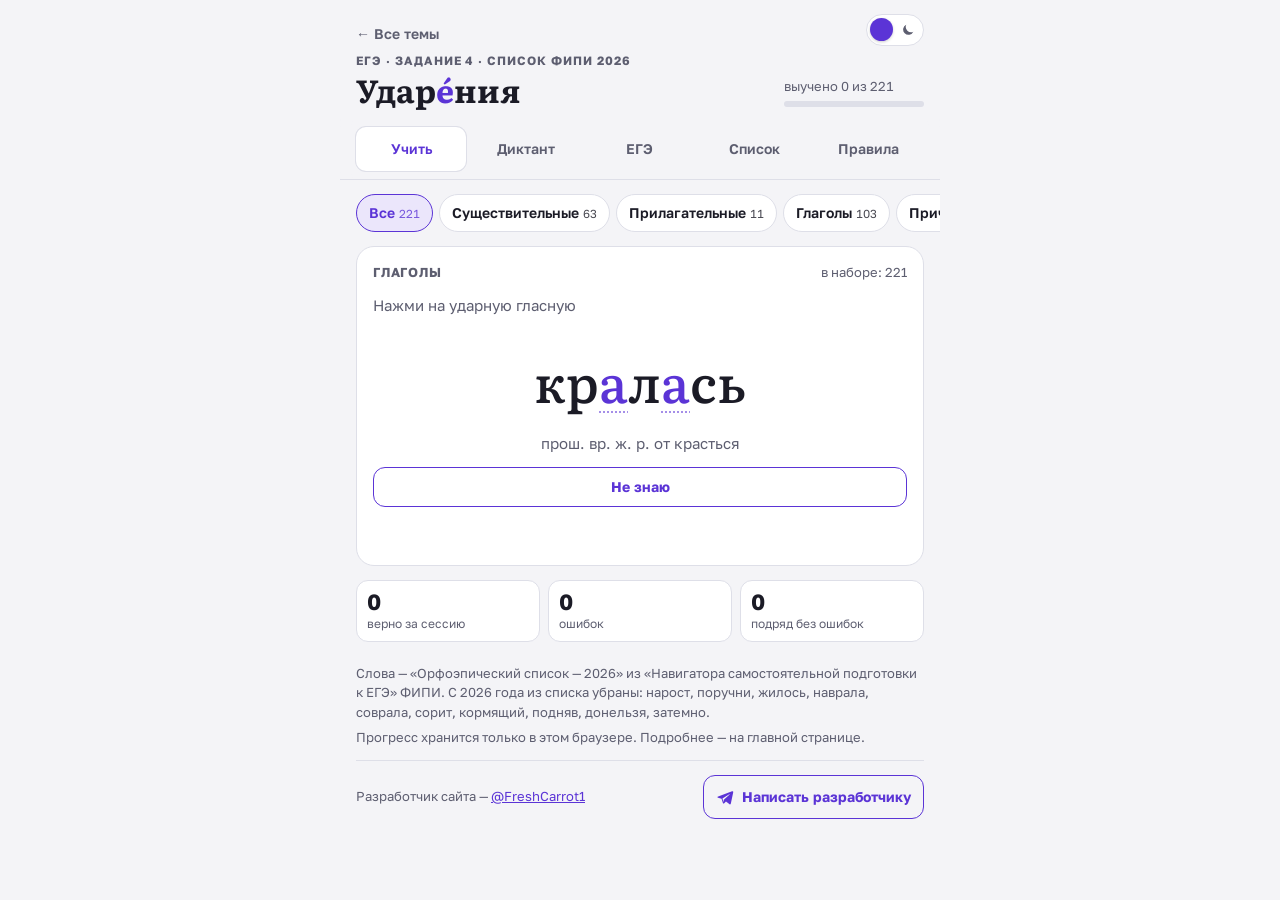
<file: udareniya.html>
<!doctype html>
<html lang="ru" data-accent="violet">
<head>
<meta charset="utf-8">
<meta name="viewport" content="width=device-width, initial-scale=1, viewport-fit=cover">
<title>Ударения — тренажёры по русскому</title>
<meta name="topic:id" content="udareniya">
<meta name="topic:keywords" content="орфоэпия ударение ударения произношение">
<meta name="topic:title" content="Ударения">
<meta name="topic:desc" content="Все 221 слов орфоэпического списка ФИПИ-2026: ставь ударение касанием, пиши диктант, решай задание как на экзамене.">
<meta name="topic:group" content="ЕГЭ: языковые нормы">
<meta name="topic:task" content="4">
<meta name="topic:grade" content="10">
<meta name="topic:order" content="40">
<meta name="topic:accent" content="violet">
<meta name="topic:count" content="221">
<meta name="topic:unit" content="слово|слова|слов">
<link rel="stylesheet" href="assets/site.css">
<link rel="icon" type="image/png" sizes="32x32" href="assets/icon-32.png">
<link rel="icon" type="image/png" sizes="192x192" href="assets/icon-192.png">
<link rel="apple-touch-icon" href="assets/apple-touch-icon.png">
<script src="assets/theme.js"></script>
</head>
<body>
<div id="app"></div>

<template id="rules">
  <article class="card rule">
    <h3>Как устроено задание 4</h3>
    <p>Даны пять слов, в каждом прописной буквой выделен гласный. Нужно выбрать все варианты, где ударение выделено верно. Верных вариантов может быть несколько, и все их нужно записать.</p>
    <ul>
      <li>Слова берутся только из орфоэпического списка ФИПИ, но в любой форме: если в списке «звонИт», на экзамене может быть «звонИшь» или «звонЯт».</li>
      <li>Буква Ё может быть напечатана как Е. Ударение от этого не меняется: «свЕкла» — верно.</li>
      <li>Выделяется только основное ударение, побочное не отмечают.</li>
    </ul>
  </article>
</template>

<script src="assets/core.js"></script>
<script src="assets/trainer.js"></script>
<script>
Trainer.start({
  id: 'udareniya',
  kind: 'stress',
  title: 'Ударения',
  titleHTML: 'Удар<span class="st">е́</span>ния',
  eyebrow: 'ЕГЭ · задание 4 · список ФИПИ 2026',
  prompt: 'Нажми на ударную гласную',
  source: 'Слова — «Орфоэпический список — 2026» из «Навигатора самостоятельной подготовки к ЕГЭ» ФИПИ. С 2026 года из списка убраны: нарост, поручни, жилось, наврала, соврала, сорит, кормящий, подняв, донельзя, затемно.',
  categories: [{"key": "n", "label": "Существительные"}, {"key": "a", "label": "Прилагательные"}, {"key": "v", "label": "Глаголы"}, {"key": "p", "label": "Причастия"}, {"key": "d", "label": "Деепричастия"}, {"key": "r", "label": "Наречия"}],
  exam: { type: 'stressSelect', task: 4, points: 1 },
  rules: [
  { h: 'Прошедшее время, женский род: ударение на -А', p: 'Почти все глаголы из списка в форме женского рода ударяются на окончание. С частицей -ся то же самое.',
    ex: ['бралА', 'взялА', 'ждалА', 'лгалА', 'лилА', 'рвалА', 'снялА', 'создалА', 'заперлА', 'бралАсь', 'дождалАсь', 'ворвалАсь'],
    trap: ['клАла', 'крАлась', 'послАла'], trapLabel: 'Исключения' },
  { h: 'Начать, занять, принять, прибыть', p: 'Мужской род и множественное число ударяются на приставку, женский род на окончание, инфинитив на корень.',
    ex: ['нАчал', 'нАчали', 'началА', 'начАть', 'зАнял', 'зАняли', 'занялА', 'прИнял', 'прИняли', 'принялА', 'прИбыл', 'прибылА'] },
  { h: 'Глаголы на -ить: ударение на окончание', p: 'Во всех личных формах, не только в «он». В экзамене может быть любая форма: звонИшь, звонЯт, позвонИм.',
    ex: ['звонИт', 'позвонИт', 'перезвонИт', 'дозвонИтся', 'вручИт', 'наделИт', 'окружИт', 'повторИт', 'сверлИт', 'укрепИт', 'щемИт', 'облегчИт', 'одолжИт', 'ободрИт', 'накренИтся'] },
  { h: 'Глаголы с ударением на корень', p: 'Здесь наоборот: ударение стоит в корне и не переходит на окончание.',
    ex: ['клЕить', 'оклЕить', 'кАшлянуть', 'чЕрпать', 'щЁлкать', 'озлОбить', 'опОшлить', 'освЕдомиться', 'закУпорить', 'откУпорить', 'дозИровать'],
    trap: ['пломбировАть', 'запломбировАть'], trapLabel: 'Но' },
  { h: 'Причастия на -ённый', p: 'Ударение падает на Ё. В задании Ё может быть напечатана как Е, ударение от этого не меняется. Краткая форма женского рода ударяется на окончание.',
    ex: ['довезЁнный', 'заселЁнный', 'низведЁнный', 'облегчЁнный', 'ободрЁнный', 'обострЁнный', 'отключЁнный', 'повторЁнный', 'поделЁнный', 'приручЁнный', 'углублЁнный', 'заселенА'] },
  { h: 'Причастия от занять, принять, начать, снять', p: 'Полная форма ударяется на приставку или корень, краткая женского рода на окончание.',
    ex: ['зАнятый', 'занятА', 'прИнятый', 'принятА', 'снЯтый', 'снятА', 'нАчатый', 'зАпертый', 'зАгнутый', 'сОгнутый', 'начАвший', 'понЯвший', 'нанЯвшийся'] },
  { h: 'Деепричастия как инфинитив', p: 'Ударение стоит там же, где в начальной форме глагола.',
    ex: ['начАв', 'начАвшись', 'понЯв', 'отдАв', 'создАв', 'прибЫв', 'закУпорив'] },
  { h: 'Множественное число: ударение остаётся на основе', p: 'Как в единственном числе: торт, тОрты, тОртов. Ударение не уходит на окончание.',
    ex: ['тОрты', 'бАнты', 'шАрфы', 'крАны', 'Иксы', 'аэропОрты', 'срЕдства', 'бухгАлтеров', 'лЕкторов', 'кОнусов', 'мЕстностей'],
    trap: ['новостЕй', 'ногтЕй', 'локтЕй', 'сирОты'], trapLabel: 'Здесь на окончание' },
  { h: 'Заимствования: ударение на последний слог', p: 'Многие слова пришли из французского, где ударение всегда в конце.',
    ex: ['жалюзИ', 'партЕр', 'диспансЕр', 'шофЁр', 'портфЕль', 'дефИс', 'каталОг', 'некролОг', 'квартАл', 'киломЕтр', 'докумЕнт', 'экспЕрт', 'цемЕнт'],
    trap: ['цЕнтнер', 'стАтуя'], trapLabel: 'Но' },
  { h: 'Слова на -провод', p: 'Ударение на последний слог.', ex: ['водопровОд', 'газопровОд', 'нефтепровОд'] },
  { h: 'Наречия с до- и за-', p: 'Ударение на приставку.', ex: ['дОверху', 'дОнизу', 'дОсуха', 'зАсветло', 'вОвремя'], trap: ['надОлго', 'ненадОлго'], trapLabel: 'Но' },
  { h: 'Пары, где важен смысл или форма', p: 'Отзыв о книге и отзыв посла ударяются по-разному. У кремня, ногтя и локтя ударение меняется от формы к форме.',
    ex: ['Отзыв', 'отзЫв', 'кремЕнь', 'кремнЯ', 'лОктя', 'локтЕй', 'нОгтя', 'ногтЕй'] },
  { h: 'Прилагательные', p: 'Краткие формы женского рода из списка ударяются на окончание, кроме «прозорлива».',
    ex: ['вернА', 'ловкА', 'прозорлИва', 'знАчимый', 'кУхонный', 'слИвовый', 'оптОвый', 'мозаИчный', 'красИвее', 'красИвейший'] },
],
  items: [
  {"w": "аэропОрты", "c": "n", "n": "им. п. мн. ч. от аэропОрт"},
  {"w": "бАнты", "c": "n", "n": "им. п. мн. ч. от бант"},
  {"w": "бОроду", "c": "n", "n": "вин. п. ед. ч. от бородА"},
  {"w": "бухгАлтеров", "c": "n", "n": "род. п. мн. ч. от бухгАлтер"},
  {"w": "вероисповЕдание", "c": "n"},
  {"w": "водопровОд", "c": "n"},
  {"w": "газопровОд", "c": "n"},
  {"w": "граждАнство", "c": "n"},
  {"w": "дефИс", "c": "n"},
  {"w": "дешевИзна", "c": "n"},
  {"w": "диспансЕр", "c": "n"},
  {"w": "договорЁнность", "c": "n"},
  {"w": "докумЕнт", "c": "n"},
  {"w": "досУг", "c": "n"},
  {"w": "еретИк", "c": "n"},
  {"w": "жалюзИ", "c": "n"},
  {"w": "знАчимость", "c": "n"},
  {"w": "Иксы", "c": "n", "n": "им. п. мн. ч. от икс"},
  {"w": "каталОг", "c": "n"},
  {"w": "квартАл", "c": "n", "n": "во всех значениях"},
  {"w": "киломЕтр", "c": "n"},
  {"w": "кОнусов", "c": "n", "n": "род. п. мн. ч. от кОнус"},
  {"w": "корЫсть", "c": "n"},
  {"w": "крАны", "c": "n", "n": "им. п. мн. ч. от кран"},
  {"w": "кремЕнь", "c": "n"},
  {"w": "кремнЯ", "c": "n", "n": "род. п. ед. ч. от кремЕнь"},
  {"w": "лЕкторов", "c": "n", "n": "род. п. мн. ч. от лЕктор"},
  {"w": "лОктя", "c": "n", "n": "род. п. ед. ч. от лОкоть"},
  {"w": "локтЕй", "c": "n", "n": "род. п. мн. ч. от лОкоть"},
  {"w": "лыжнЯ", "c": "n"},
  {"w": "мЕстностей", "c": "n", "n": "род. п. мн. ч. от мЕстность"},
  {"w": "намЕрение", "c": "n"},
  {"w": "нЕдруг", "c": "n"},
  {"w": "недУг", "c": "n"},
  {"w": "некролОг", "c": "n"},
  {"w": "нЕнависть", "c": "n"},
  {"w": "нефтепровОд", "c": "n"},
  {"w": "новостЕй", "c": "n", "n": "род. п. мн. ч. от нОвость"},
  {"w": "нОгтя", "c": "n", "n": "род. п. ед. ч. от нОготь"},
  {"w": "ногтЕй", "c": "n", "n": "род. п. мн. ч. от нОготь"},
  {"w": "Отзыв", "c": "n", "n": "о книге: отклик, мнение, рецензия"},
  {"w": "отзЫв", "c": "n", "n": "посла из страны: от глагола отозвАть"},
  {"w": "Отрочество", "c": "n"},
  {"w": "партЕр", "c": "n"},
  {"w": "портфЕль", "c": "n"},
  {"w": "придАное", "c": "n"},
  {"w": "призЫв", "c": "n"},
  {"w": "свЁкла", "c": "n"},
  {"w": "сирОты", "c": "n", "n": "им. п. мн. ч. от сиротА"},
  {"w": "созЫв", "c": "n"},
  {"w": "сосредотОчение", "c": "n"},
  {"w": "срЕдства", "c": "n", "n": "им. п. мн. ч. от срЕдство"},
  {"w": "стАтуя", "c": "n"},
  {"w": "столЯр", "c": "n"},
  {"w": "тамОжня", "c": "n"},
  {"w": "тОрты", "c": "n", "n": "им. п. мн. ч. от торт"},
  {"w": "тУфля", "c": "n"},
  {"w": "цемЕнт", "c": "n"},
  {"w": "цЕнтнер", "c": "n"},
  {"w": "цепОчка", "c": "n"},
  {"w": "шАрфы", "c": "n", "n": "им. п. мн. ч. от шарф"},
  {"w": "шофЁр", "c": "n"},
  {"w": "экспЕрт", "c": "n"},
  {"w": "вернА", "c": "a", "n": "кр. ф. ж. р. от вЕрный"},
  {"w": "знАчимый", "c": "a"},
  {"w": "красИвее", "c": "a", "n": "сравн. ст. от красИвый"},
  {"w": "красИвейший", "c": "a", "n": "превосх. ст. от красИвый"},
  {"w": "кУхонный", "c": "a"},
  {"w": "ловкА", "c": "a", "n": "кр. ф. ж. р. от лОвкий"},
  {"w": "мозаИчный", "c": "a"},
  {"w": "оптОвый", "c": "a"},
  {"w": "прозорлИвый", "c": "a"},
  {"w": "прозорлИва", "c": "a", "n": "кр. ф. ж. р. от прозорлИвый"},
  {"w": "слИвовый", "c": "a"},
  {"w": "бралА", "c": "v", "n": "прош. вр. ж. р. от брать"},
  {"w": "бралАсь", "c": "v", "n": "прош. вр. ж. р. от брАться"},
  {"w": "взялА", "c": "v", "n": "прош. вр. ж. р. от взять"},
  {"w": "взялАсь", "c": "v", "n": "прош. вр. ж. р. от взЯться"},
  {"w": "влилАсь", "c": "v", "n": "прош. вр. ж. р. от влИться"},
  {"w": "ворвалАсь", "c": "v", "n": "прош. вр. ж. р. от ворвАться"},
  {"w": "воспринЯть", "c": "v"},
  {"w": "воспринялА", "c": "v", "n": "прош. вр. ж. р."},
  {"w": "воссоздалА", "c": "v", "n": "прош. вр. ж. р. от воссоздАть"},
  {"w": "вручИт", "c": "v", "n": "3-е л. ед. ч. от вручИть"},
  {"w": "гналА", "c": "v", "n": "прош. вр. ж. р. от гнать"},
  {"w": "гналАсь", "c": "v", "n": "прош. вр. ж. р. от гнАться"},
  {"w": "добралА", "c": "v", "n": "прош. вр. ж. р. от добрАть"},
  {"w": "добралАсь", "c": "v", "n": "прош. вр. ж. р. от добрАться"},
  {"w": "дождалАсь", "c": "v", "n": "прош. вр. ж. р. от дождАться"},
  {"w": "дозвонИтся", "c": "v", "n": "3-е л. ед. ч. от дозвонИться"},
  {"w": "дозИровать", "c": "v"},
  {"w": "ждалА", "c": "v", "n": "прош. вр. ж. р. от ждать"},
  {"w": "закУпорить", "c": "v"},
  {"w": "занЯть", "c": "v"},
  {"w": "зАнял", "c": "v", "n": "прош. вр. м. р."},
  {"w": "занялА", "c": "v", "n": "прош. вр. ж. р."},
  {"w": "зАняли", "c": "v", "n": "прош. вр. мн. ч."},
  {"w": "заперлА", "c": "v", "n": "прош. вр. ж. р. от заперЕть"},
  {"w": "запломбировАть", "c": "v"},
  {"w": "защемИт", "c": "v", "n": "3-е л. ед. ч. от защемИть"},
  {"w": "звалА", "c": "v", "n": "прош. вр. ж. р. от звать"},
  {"w": "звонИт", "c": "v", "n": "3-е л. ед. ч. от звонИть"},
  {"w": "кАшлянуть", "c": "v"},
  {"w": "клАла", "c": "v", "n": "прош. вр. ж. р. от класть"},
  {"w": "клЕить", "c": "v"},
  {"w": "крАлась", "c": "v", "n": "прош. вр. ж. р. от крАсться"},
  {"w": "кровоточИть", "c": "v"},
  {"w": "лгалА", "c": "v", "n": "прош. вр. ж. р. от лгать"},
  {"w": "лилА", "c": "v", "n": "прош. вр. ж. р. от лить"},
  {"w": "лилАсь", "c": "v", "n": "прош. вр. ж. р. от лИться"},
  {"w": "наделИт", "c": "v", "n": "3-е л. ед. ч. от наделИть"},
  {"w": "надорвалАсь", "c": "v", "n": "прош. вр. ж. р. от надорвАться"},
  {"w": "назвалАсь", "c": "v", "n": "прош. вр. ж. р. от назвАться"},
  {"w": "накренИтся", "c": "v", "n": "3-е л. ед. ч. от накренИться"},
  {"w": "налилА", "c": "v", "n": "прош. вр. ж. р. от налИть"},
  {"w": "нарвалА", "c": "v", "n": "прош. вр. ж. р. от нарвАть"},
  {"w": "начАть", "c": "v"},
  {"w": "нАчал", "c": "v", "n": "прош. вр. м. р."},
  {"w": "началА", "c": "v", "n": "прош. вр. ж. р."},
  {"w": "нАчали", "c": "v", "n": "прош. вр. мн. ч."},
  {"w": "обзвонИт", "c": "v", "n": "3-е л. ед. ч. от обзвонИть"},
  {"w": "облегчИть", "c": "v"},
  {"w": "облегчИт", "c": "v", "n": "3-е л. ед. ч."},
  {"w": "облилАсь", "c": "v", "n": "прош. вр. ж. р. от облИться"},
  {"w": "обнялАсь", "c": "v", "n": "прош. вр. ж. р. от обнЯться"},
  {"w": "обогналА", "c": "v", "n": "прош. вр. ж. р. от обогнАть"},
  {"w": "ободралА", "c": "v", "n": "прош. вр. ж. р. от ободрАть"},
  {"w": "ободрИть", "c": "v"},
  {"w": "ободрИт", "c": "v", "n": "3-е л. ед. ч."},
  {"w": "ободрИться", "c": "v"},
  {"w": "ободрИтся", "c": "v", "n": "3-е л. ед. ч."},
  {"w": "обострИть", "c": "v"},
  {"w": "одолжИть", "c": "v"},
  {"w": "одолжИт", "c": "v", "n": "3-е л. ед. ч."},
  {"w": "озлОбить", "c": "v"},
  {"w": "оклЕить", "c": "v"},
  {"w": "окружИт", "c": "v", "n": "3-е л. ед. ч. от окружИть"},
  {"w": "опОшлить", "c": "v"},
  {"w": "освЕдомиться", "c": "v"},
  {"w": "освЕдомится", "c": "v", "n": "3-е л. ед. ч."},
  {"w": "отбылА", "c": "v", "n": "прош. вр. ж. р. от отбЫть"},
  {"w": "отдалА", "c": "v", "n": "прош. вр. ж. р. от отдАть"},
  {"w": "откУпорить", "c": "v"},
  {"w": "отозвалА", "c": "v", "n": "прош. вр. ж. р. от отозвАть"},
  {"w": "отозвалАсь", "c": "v", "n": "прош. вр. ж. р. от отозвАться"},
  {"w": "перезвонИт", "c": "v", "n": "3-е л. ед. ч. от перезвонИть"},
  {"w": "перелилА", "c": "v", "n": "прош. вр. ж. р. от перелИть"},
  {"w": "плодоносИть", "c": "v"},
  {"w": "пломбировАть", "c": "v"},
  {"w": "повторИт", "c": "v", "n": "3-е л. ед. ч. от повторИть"},
  {"w": "позвалА", "c": "v", "n": "прош. вр. ж. р. от позвАть"},
  {"w": "позвонИт", "c": "v", "n": "3-е л. ед. ч. от позвонИть"},
  {"w": "полилА", "c": "v", "n": "прош. вр. ж. р. от полИть"},
  {"w": "положИть", "c": "v"},
  {"w": "положИл", "c": "v", "n": "прош. вр. м. р."},
  {"w": "понЯть", "c": "v"},
  {"w": "понялА", "c": "v", "n": "прош. вр. ж. р."},
  {"w": "послАла", "c": "v", "n": "прош. вр. ж. р. от послАть"},
  {"w": "прибЫть", "c": "v"},
  {"w": "прИбыл", "c": "v", "n": "прош. вр. м. р."},
  {"w": "прибылА", "c": "v", "n": "прош. вр. ж. р."},
  {"w": "прИбыли", "c": "v", "n": "прош. вр. мн. ч."},
  {"w": "принЯть", "c": "v"},
  {"w": "прИнял", "c": "v", "n": "прош. вр. м. р."},
  {"w": "принялА", "c": "v", "n": "прош. вр. ж. р."},
  {"w": "прИняли", "c": "v", "n": "прош. вр. мн. ч."},
  {"w": "рвалА", "c": "v", "n": "прош. вр. ж. р. от рвать"},
  {"w": "сверлИт", "c": "v", "n": "3-е л. ед. ч. от сверлИть"},
  {"w": "снялА", "c": "v", "n": "прош. вр. ж. р. от снять"},
  {"w": "создалА", "c": "v", "n": "прош. вр. ж. р. от создАть"},
  {"w": "сорвалА", "c": "v", "n": "прош. вр. ж. р. от сорвАть"},
  {"w": "убралА", "c": "v", "n": "прош. вр. ж. р. от убрАть"},
  {"w": "углубИть", "c": "v"},
  {"w": "укрепИт", "c": "v", "n": "3-е л. ед. ч. от укрепИть"},
  {"w": "чЕрпать", "c": "v"},
  {"w": "щемИт", "c": "v", "n": "3-е л. ед. ч. от щемИть"},
  {"w": "щЁлкать", "c": "v"},
  {"w": "довезЁнный", "c": "p"},
  {"w": "зАгнутый", "c": "p"},
  {"w": "зАнятый", "c": "p"},
  {"w": "занятА", "c": "p", "n": "кр. ф. ж. р. от зАнятый"},
  {"w": "зАпертый", "c": "p"},
  {"w": "заселЁнный", "c": "p"},
  {"w": "заселенА", "c": "p", "n": "кр. ф. ж. р. от заселЁнный"},
  {"w": "кровоточАщий", "c": "p"},
  {"w": "нажИвший", "c": "p"},
  {"w": "налИвший", "c": "p"},
  {"w": "нанЯвшийся", "c": "p"},
  {"w": "начАвший", "c": "p"},
  {"w": "нАчатый", "c": "p"},
  {"w": "низведЁнный", "c": "p"},
  {"w": "облегчЁнный", "c": "p"},
  {"w": "ободрЁнный", "c": "p"},
  {"w": "обострЁнный", "c": "p"},
  {"w": "отключЁнный", "c": "p"},
  {"w": "повторЁнный", "c": "p"},
  {"w": "поделЁнный", "c": "p"},
  {"w": "понЯвший", "c": "p"},
  {"w": "прИнятый", "c": "p"},
  {"w": "принятА", "c": "p", "n": "кр. ф. ж. р. от прИнятый"},
  {"w": "приручЁнный", "c": "p"},
  {"w": "прожИвший", "c": "p"},
  {"w": "снЯтый", "c": "p"},
  {"w": "снятА", "c": "p", "n": "кр. ф. ж. р. от снЯтый"},
  {"w": "сОгнутый", "c": "p"},
  {"w": "углублЁнный", "c": "p"},
  {"w": "закУпорив", "c": "d"},
  {"w": "начАв", "c": "d"},
  {"w": "начАвшись", "c": "d"},
  {"w": "отдАв", "c": "d"},
  {"w": "понЯв", "c": "d"},
  {"w": "прибЫв", "c": "d"},
  {"w": "создАв", "c": "d"},
  {"w": "вОвремя", "c": "r"},
  {"w": "дОверху", "c": "r"},
  {"w": "дОнизу", "c": "r"},
  {"w": "дОсуха", "c": "r"},
  {"w": "зАсветло", "c": "r"},
  {"w": "красИвее", "c": "r", "n": "сравн. ст. от красИво"},
  {"w": "надОлго", "c": "r"},
  {"w": "ненадОлго", "c": "r"},
  ],
});
</script>
</body>
</html>
</file>
<file: assets/site.css>
/* =====================================================================
   Тренажёры по русскому — общий стиль для всех страниц.
   Цвет темы задаётся атрибутом data-accent на <html>:
   violet · teal · blue · rose · amber · plum · olive
   ===================================================================== */

/* ---------- Шрифты (лежат в assets/fonts, интернет-шрифты не нужны) ---------- */
@font-face { font-family: "Literata"; font-style: normal; font-weight: 500; font-display: swap;
  src: url(fonts/literata-cyrillic-500-normal.woff2) format("woff2"); unicode-range: U+0301, U+0400-045F, U+0490-0491, U+04B0-04B1, U+2116; }
@font-face { font-family: "Literata"; font-style: normal; font-weight: 500; font-display: swap;
  src: url(fonts/literata-latin-500-normal.woff2) format("woff2"); unicode-range: U+0000-00FF, U+0131, U+0152-0153, U+02BB-02BC, U+02C6, U+02DA, U+02DC, U+0304, U+0308, U+0329, U+2000-206F, U+20AC, U+2122, U+2191, U+2193, U+2212, U+2215, U+FEFF, U+FFFD; }
@font-face { font-family: "Literata"; font-style: normal; font-weight: 700; font-display: swap;
  src: url(fonts/literata-cyrillic-700-normal.woff2) format("woff2"); unicode-range: U+0301, U+0400-045F, U+0490-0491, U+04B0-04B1, U+2116; }
@font-face { font-family: "Literata"; font-style: normal; font-weight: 700; font-display: swap;
  src: url(fonts/literata-latin-700-normal.woff2) format("woff2"); unicode-range: U+0000-00FF, U+0131, U+0152-0153, U+02BB-02BC, U+02C6, U+02DA, U+02DC, U+0304, U+0308, U+0329, U+2000-206F, U+20AC, U+2122, U+2191, U+2193, U+2212, U+2215, U+FEFF, U+FFFD; }
@font-face { font-family: "Golos Text"; font-style: normal; font-weight: 400; font-display: swap;
  src: url(fonts/golos-text-cyrillic-400-normal.woff2) format("woff2"); unicode-range: U+0301, U+0400-045F, U+0490-0491, U+04B0-04B1, U+2116; }
@font-face { font-family: "Golos Text"; font-style: normal; font-weight: 400; font-display: swap;
  src: url(fonts/golos-text-latin-400-normal.woff2) format("woff2"); unicode-range: U+0000-00FF, U+0131, U+0152-0153, U+02BB-02BC, U+02C6, U+02DA, U+02DC, U+0304, U+0308, U+0329, U+2000-206F, U+20AC, U+2122, U+2191, U+2193, U+2212, U+2215, U+FEFF, U+FFFD; }
@font-face { font-family: "Golos Text"; font-style: normal; font-weight: 600; font-display: swap;
  src: url(fonts/golos-text-cyrillic-600-normal.woff2) format("woff2"); unicode-range: U+0301, U+0400-045F, U+0490-0491, U+04B0-04B1, U+2116; }
@font-face { font-family: "Golos Text"; font-style: normal; font-weight: 600; font-display: swap;
  src: url(fonts/golos-text-latin-600-normal.woff2) format("woff2"); unicode-range: U+0000-00FF, U+0131, U+0152-0153, U+02BB-02BC, U+02C6, U+02DA, U+02DC, U+0304, U+0308, U+0329, U+2000-206F, U+20AC, U+2122, U+2191, U+2193, U+2212, U+2215, U+FEFF, U+FFFD; }
@font-face { font-family: "Golos Text"; font-style: normal; font-weight: 700; font-display: swap;
  src: url(fonts/golos-text-cyrillic-700-normal.woff2) format("woff2"); unicode-range: U+0301, U+0400-045F, U+0490-0491, U+04B0-04B1, U+2116; }
@font-face { font-family: "Golos Text"; font-style: normal; font-weight: 700; font-display: swap;
  src: url(fonts/golos-text-latin-700-normal.woff2) format("woff2"); unicode-range: U+0000-00FF, U+0131, U+0152-0153, U+02BB-02BC, U+02C6, U+02DA, U+02DC, U+0304, U+0308, U+0329, U+2000-206F, U+20AC, U+2122, U+2191, U+2193, U+2212, U+2215, U+FEFF, U+FFFD; }

/* ---------- Цвета ---------- */
/* Layout: one narrow reading column; the word is the hero in a book serif; each topic gets its own ink colour */
:root {
  --bg: #f4f4f7;
  --card: #ffffff;
  --ink: #1b1b26;
  --muted: #5d5e70;
  --line: #dedfe8;
  --good: #1b8650;
  --good-soft: #e2f4ea;
  --bad: #cc3434;
  --bad-soft: #fbe6e6;
  --warn: #7a5200;
  --warn-soft: #fff3d6;
  --a: #3f45b8;
  --as: #e7e8fa;
  --accent: var(--a);
  --accent-soft: var(--as);
  --f-word: "Literata", "PT Serif", Georgia, "Times New Roman", serif;
  --f-ui: "Golos Text", "Segoe UI", Roboto, "Helvetica Neue", Arial, system-ui, sans-serif;
  color-scheme: light;
}
[data-accent="violet"] { --a: #5b34d6; --as: #ebe6fb; }
[data-accent="teal"]   { --a: #0b6b74; --as: #dcefee; }
[data-accent="blue"]   { --a: #2554c7; --as: #e3eafb; }
[data-accent="rose"]   { --a: #b02f62; --as: #f9e3ec; }
[data-accent="amber"]  { --a: #94540a; --as: #f8ecdb; }
[data-accent="plum"]   { --a: #8a2f86; --as: #f4e4f3; }
[data-accent="olive"]  { --a: #56650f; --as: #edf1da; }
[data-accent] { --accent: var(--a); --accent-soft: var(--as); }

@media (prefers-color-scheme: dark) {
  :root:not([data-theme="light"]) {
    --bg: #121219; --card: #1b1b25; --ink: #ececf3; --muted: #a3a3b6; --line: #2d2d3b;
    --good: #4fd08a; --good-soft: #16301f; --bad: #ff7b7b; --bad-soft: #3a1c1f; --warn: #f0c060; --warn-soft: #33290f;
    --a: #9ea3ff; --as: #262849;
    color-scheme: dark;
  }
  :root:not([data-theme="light"])[data-accent="violet"], :root:not([data-theme="light"]) [data-accent="violet"] { --a: #a58bff; --as: #2a2447; }
  :root:not([data-theme="light"])[data-accent="teal"], :root:not([data-theme="light"]) [data-accent="teal"] { --a: #5cc8cf; --as: #163a3c; }
  :root:not([data-theme="light"])[data-accent="blue"], :root:not([data-theme="light"]) [data-accent="blue"] { --a: #8eaaff; --as: #1d2747; }
  :root:not([data-theme="light"])[data-accent="rose"], :root:not([data-theme="light"]) [data-accent="rose"] { --a: #ff8ab3; --as: #3d1a29; }
  :root:not([data-theme="light"])[data-accent="amber"], :root:not([data-theme="light"]) [data-accent="amber"] { --a: #f0b45a; --as: #3a2a10; }
  :root:not([data-theme="light"])[data-accent="plum"], :root:not([data-theme="light"]) [data-accent="plum"] { --a: #e08ad9; --as: #351a35; }
  :root:not([data-theme="light"])[data-accent="olive"], :root:not([data-theme="light"]) [data-accent="olive"] { --a: #c3d36a; --as: #2a3010; }
}
:root[data-theme="dark"] {
  --bg: #121219; --card: #1b1b25; --ink: #ececf3; --muted: #a3a3b6; --line: #2d2d3b;
  --good: #4fd08a; --good-soft: #16301f; --bad: #ff7b7b; --bad-soft: #3a1c1f; --warn: #f0c060; --warn-soft: #33290f;
  --a: #9ea3ff; --as: #262849;
  color-scheme: dark;
}

/* ---------- Основа ---------- */
* { box-sizing: border-box; }
[hidden] { display: none !important; }
html { -webkit-text-size-adjust: 100%; }
body { margin: 0; background: var(--bg); color: var(--ink); font: 16px/1.5 var(--f-ui); }
button, input, select { font: inherit; color: inherit; }
a { color: var(--accent); }
button:focus-visible, input:focus-visible, a:focus-visible, select:focus-visible { outline: 3px solid var(--accent); outline-offset: 2px; }
.wrap { max-width: 600px; margin: 0 auto; padding-inline: 16px; padding-block: calc(14px + env(safe-area-inset-top, 0px)) calc(48px + env(safe-area-inset-bottom, 0px)); }
.muted { color: var(--muted); }
.w { font-family: var(--f-word); }

/* ---------- Шапка темы ---------- */
.back { display: inline-flex; align-items: center; gap: 6px; font-size: 14px; font-weight: 600; text-decoration: none; color: var(--muted); min-height: 36px; }
.back:hover { color: var(--accent); }
.top { display: flex; align-items: flex-end; justify-content: space-between; gap: 12px; flex-wrap: wrap; padding-bottom: 12px; }
.brand { display: grid; gap: 2px; min-width: 0; }
.eyebrow { font-size: 12px; letter-spacing: .08em; text-transform: uppercase; color: var(--muted); font-weight: 700; }
h1 { font: 700 clamp(26px, 7.5vw, 32px)/1.08 var(--f-word); margin: 0; text-wrap: balance; }
h1 .hl, .hl { color: var(--accent); }
.learned { display: grid; gap: 4px; min-width: 140px; font-size: 13px; color: var(--muted); font-variant-numeric: tabular-nums; }
.bar { height: 6px; border-radius: 3px; background: var(--line); overflow: hidden; }
.bar i { display: block; height: 100%; background: var(--good); width: 0; transition: width .3s; }

.tabs {
  position: sticky; top: 0; z-index: 5;
  display: grid; grid-auto-flow: column; grid-auto-columns: 1fr; gap: 4px;
  margin-inline: -16px; padding: calc(8px + env(safe-area-inset-top, 0px)) 16px 8px;
  background: var(--bg);
  background: color-mix(in srgb, var(--bg) 92%, transparent);
  -webkit-backdrop-filter: blur(6px); backdrop-filter: blur(6px);
  border-bottom: 1px solid var(--line);
}
.tabs button { border: 0; background: transparent; border-radius: 10px; padding: 8px 2px; min-height: 44px; font-weight: 600; font-size: 14px; color: var(--muted); cursor: pointer; white-space: nowrap; }
.tabs button[aria-selected="true"] { background: var(--card); color: var(--accent); box-shadow: 0 0 0 1px var(--line); }
main > section { display: grid; gap: 14px; padding-top: 14px; }

/* ---------- Чипы, кнопки, карточки ---------- */
.chips { display: flex; gap: 6px; overflow-x: auto; scrollbar-width: none; margin-inline: -16px; padding-inline: 16px; }
.chips::-webkit-scrollbar { display: none; }
.chip { flex: none; border: 1.5px solid var(--line); background: var(--card); border-radius: 999px; padding: 7px 12px; min-height: 38px; font-size: 14px; font-weight: 600; cursor: pointer; }
.chip[aria-pressed="true"] { border-color: var(--accent); background: var(--accent-soft); color: var(--accent); }
.chip.err[aria-pressed="true"] { border-color: var(--bad); background: var(--bad-soft); color: var(--bad); }
.chip small { font-weight: 400; opacity: .8; font-variant-numeric: tabular-nums; }
.card { background: var(--card); border: 1px solid var(--line); border-radius: 18px; padding: 16px; display: grid; gap: 12px; min-width: 0; }
.btn { min-height: 50px; border-radius: 12px; border: 1.5px solid var(--accent); background: var(--accent); color: var(--card); font-weight: 700; font-size: 16px; cursor: pointer; padding: 0 16px; touch-action: manipulation; }
.btn.ghost { background: transparent; color: var(--accent); }
.btn.small { min-height: 40px; font-size: 14px; padding: 0 12px; }
.btn.danger { border-color: var(--bad); background: transparent; color: var(--bad); }
.btn:disabled { opacity: .45; cursor: default; }
.row { display: flex; gap: 8px; flex-wrap: wrap; }
.row > .btn { flex: 1 1 140px; }
.seg { display: inline-flex; border: 1.5px solid var(--line); border-radius: 12px; overflow: hidden; background: var(--card); max-width: 100%; }
.seg button { border: 0; background: none; padding: 0 14px; min-height: 42px; font-weight: 600; cursor: pointer; font-variant-numeric: tabular-nums; }
.seg button[aria-pressed="true"] { background: var(--accent); color: var(--card); }
.set { display: flex; align-items: center; gap: 8px; flex-wrap: wrap; }
.task-line { margin: 0; color: var(--muted); font-size: 15px; }
.search { width: 100%; min-height: 48px; border-radius: 12px; border: 1.5px solid var(--line); background: var(--card); padding: 0 14px; font-size: 16px; }
.empty { text-align: center; color: var(--muted); padding: 26px 8px; display: grid; gap: 10px; justify-items: center; }
.empty p { margin: 0; }

/* ---------- Тренировка ---------- */
.drill { min-height: 320px; align-content: start; }
.dmeta { display: flex; justify-content: space-between; gap: 8px; font-size: 13px; color: var(--muted); }
.dmeta .cat { text-transform: uppercase; letter-spacing: .06em; font-weight: 700; }
.word { font: 500 clamp(24px, 8.5vw, 40px)/1.3 var(--f-word); text-align: center; padding-block: 18px 6px; text-wrap: balance; }
.word.long { font-size: clamp(20px, 6vw, 28px); }
.nw { white-space: nowrap; }
.gap { display: inline-block; min-width: .9em; text-align: center; color: var(--accent); border-bottom: 3px solid var(--accent); line-height: 1; padding-inline: 1px; }
.gap.q::before { content: ".."; }
.gap.qw { min-width: 3.2em; }
.gap.qw::before { content: "\2003"; }
.gap.ok, .gap.no, .gap.shown { min-width: 0; padding-inline: 0; }
.gap.ok { color: var(--good); border-color: var(--good); background: var(--good-soft); border-radius: 4px 4px 0 0; }
.gap.no { color: var(--bad); border-color: var(--bad); background: var(--bad-soft); border-radius: 4px 4px 0 0; }
.gap.shown { color: var(--ink); border-bottom-width: 0; font-weight: 700; text-transform: uppercase; letter-spacing: .02em; font-family: var(--f-ui); font-size: .82em; }
.hintline { text-align: center; margin: 0; color: var(--muted); font-size: 15px; min-height: 1.5em; }
.keys { display: grid; grid-template-columns: repeat(var(--n, 2), 1fr); gap: 10px; }
.keys.words { grid-template-columns: 1fr; }
.keys.words2 { grid-template-columns: 1fr 1fr; }
.key {
  min-height: 72px; border-radius: 16px; border: 2px solid var(--accent); background: var(--accent-soft); color: var(--accent);
  font: 700 30px/1 var(--f-word); cursor: pointer; display: grid; place-items: center; gap: 2px; touch-action: manipulation; padding: 6px;
}
.keys.words .key, .keys.words2 .key { min-height: 54px; font-size: 20px; }
.key small { font: 600 12px var(--f-ui); letter-spacing: .06em; opacity: .8; }
.key:active { transform: translateY(1px); }
.fb { display: grid; gap: 6px; border-radius: 12px; padding: 12px; }
.fb.ok { background: var(--good-soft); }
.fb.no { background: var(--bad-soft); }
.fb b.v { font-size: 17px; }
.fb.ok b.v { color: var(--good); } .fb.no b.v { color: var(--bad); }
.fb .full { font: 700 22px/1.3 var(--f-word); }
.why { font-size: 14px; color: var(--muted); display: grid; gap: 4px; }
.why strong { color: var(--ink); }
.pre { color: var(--accent); font-weight: 700; }
.sess { display: grid; grid-template-columns: repeat(3, 1fr); gap: 8px; }
.sess div { background: var(--card); border: 1px solid var(--line); border-radius: 12px; padding: 8px 10px; display: grid; }
.sess b { font: 700 22px/1.2 var(--f-ui); font-variant-numeric: tabular-nums; }
.sess span { font-size: 12px; color: var(--muted); }

/* ударения: гласные-кнопки */
.word.stress { white-space: nowrap; --len: 8; font-size: min(52px, calc((min(100vw, 600px) - 72px) / (var(--len) * 0.62))); user-select: none; -webkit-user-select: none; }
.word .c { display: inline-block; }
.word .v {
  position: relative; display: inline-block; border: 0; background: none; padding: 0; margin: 0;
  font: inherit; line-height: inherit; color: var(--accent); cursor: pointer; border-radius: 6px;
  text-decoration: underline dotted 2px; text-underline-offset: .18em; text-decoration-color: color-mix(in srgb, var(--accent) 55%, transparent);
  -webkit-tap-highlight-color: transparent; touch-action: manipulation;
}
.word .v::after { content: ""; position: absolute; inset: -14px -5px; }
.word.done .v { color: var(--ink); text-decoration: none; cursor: default; }
.word .v.ok { color: var(--good) !important; background: var(--good-soft); }
.word .v.no { color: var(--bad) !important; text-decoration: line-through 3px !important; text-decoration-color: var(--bad) !important; }
.word .v.pick { background: var(--accent-soft); text-decoration: none; }
.st { color: var(--accent); font-weight: 700; }

/* ---------- Диктант ---------- */
.dlist { list-style: none; margin: 0; padding: 0; display: grid; }
.dlist > li { display: grid; grid-template-columns: 2em 1fr; align-items: center; gap: 4px 8px; border-top: 1px solid var(--line); padding-block: 10px; }
.dlist > li:first-child { border-top: 0; }
.dlist .n { color: var(--muted); font-size: 13px; font-variant-numeric: tabular-nums; align-self: start; padding-top: .35em; }
.dlist .body { display: flex; flex-wrap: wrap; align-items: center; gap: 6px 10px; justify-content: space-between; min-width: 0; }
.dlist .txt { font: 500 21px/1.35 var(--f-word); min-width: 0; }
.dlist .word { text-align: left; padding-block: 2px; }
.dlist .word.stress { font-size: min(32px, calc((min(100vw, 600px) - 120px) / (var(--len) * 0.62))); }
.pick { display: inline-flex; gap: 4px; flex-wrap: wrap; }
.pick button { min-width: 44px; height: 44px; padding: 0 10px; border-radius: 10px; border: 1.5px solid var(--line); background: var(--card); font: 700 18px var(--f-word); cursor: pointer; }
.pick.words button { font: 600 15px var(--f-ui); height: auto; min-height: 40px; }
.pick button[aria-pressed="true"] { border-color: var(--accent); background: var(--accent); color: var(--card); }
.pick button:disabled { cursor: default; }
.dlist .res { grid-column: 2; font-size: 14px; display: flex; gap: 4px 8px; align-items: baseline; flex-wrap: wrap; }
.res .ok { color: var(--good); font-weight: 700; } .res .no { color: var(--bad); font-weight: 700; }
.res .full { font: 700 18px var(--f-word); }
.listen .body { flex-wrap: nowrap; }
.play { flex: none; width: 44px; height: 44px; border-radius: 50%; border: 1.5px solid var(--accent); background: var(--accent-soft); color: var(--accent); cursor: pointer; display: grid; place-items: center; }
.play svg { width: 16px; height: 16px; fill: currentColor; }
.tin { flex: 1; width: 100%; min-width: 0; min-height: 44px; border-radius: 10px; border: 1.5px solid var(--line); background: var(--card); padding: 0 12px; font: 500 19px var(--f-word); }
.tin.ok { border-color: var(--good); } .tin.no { border-color: var(--bad); }
.score { font: 700 34px/1.1 var(--f-word); }
.score small { display: block; font: 400 15px var(--f-ui); color: var(--muted); }
.scroll-anchor { scroll-margin-top: 90px; }
.speechnote { font-size: 14px; color: var(--bad); margin: 0; }

/* ---------- Как на ЕГЭ ---------- */
.kim { display: grid; gap: 12px; }
.kim .q { font-weight: 600; margin: 0; }
.kim ol { margin: 0; padding: 0; list-style: none; display: grid; gap: 6px; }
.kim li { display: grid; grid-template-columns: 2.2em 1fr; gap: 8px; align-items: start; padding: 8px 10px; border-radius: 12px; border: 1.5px solid var(--line); cursor: pointer; background: var(--card); }
.kim li .n { font: 700 16px/1.6 var(--f-ui); color: var(--muted); font-variant-numeric: tabular-nums; }
.kim li .t { font: 500 19px/1.5 var(--f-word); min-width: 0; }
.kim li[aria-checked="true"] { border-color: var(--accent); background: var(--accent-soft); }
.kim li[aria-checked="true"] .n { color: var(--accent); }
.kim li.right { border-color: var(--good); }
.kim li.wrong { border-color: var(--bad); }
.kim li .res { grid-column: 2; font-size: 14px; }
.kim .digits { font: 500 20px/1.8 var(--f-word); }
.kim .dg { display: inline-flex; align-items: center; justify-content: center; min-width: 1.6em; padding: 0 3px; height: 1.4em; border-radius: 6px; border: 1.5px solid var(--line); font: 700 14px var(--f-ui); color: var(--muted); vertical-align: 2px; }
.answerbox { display: flex; align-items: center; gap: 10px; flex-wrap: wrap; border: 1.5px dashed var(--line); border-radius: 12px; padding: 10px 12px; }
.answerbox .lab { font-size: 13px; color: var(--muted); text-transform: uppercase; letter-spacing: .06em; font-weight: 700; }
.answerbox .val { font: 700 22px var(--f-ui); letter-spacing: .12em; font-variant-numeric: tabular-nums; min-height: 1.2em; }
.verdict { border-radius: 12px; padding: 12px; display: grid; gap: 4px; }
.verdict.ok { background: var(--good-soft); } .verdict.no { background: var(--bad-soft); }
.verdict b { font-size: 17px; } .verdict.ok b { color: var(--good); } .verdict.no b { color: var(--bad); }

/* ---------- Список и правила ---------- */
.dict h2 { font: 700 13px/1 var(--f-ui); letter-spacing: .08em; text-transform: uppercase; color: var(--muted); margin: 18px 0 6px; display: flex; justify-content: space-between; }
.dict ul { list-style: none; margin: 0; padding: 0; background: var(--card); border: 1px solid var(--line); border-radius: 14px; }
.dict li { padding: 10px 14px; border-top: 1px solid var(--line); display: grid; gap: 2px; }
.dict li:first-child { border-top: 0; }
.dict .w { font: 500 19px/1.35 var(--f-word); }
.dict .nt { font-size: 13px; color: var(--muted); }
.dict .alt { font-size: 13px; color: var(--muted); }
.dict .er { font-size: 12px; color: var(--bad); font-weight: 700; }
.rule h3 { margin: 0; font: 700 19px/1.25 var(--f-word); text-wrap: balance; }
.rule p { margin: 0; }
.rule ul { margin: 0; padding-left: 20px; display: grid; gap: 4px; }
.ex { display: flex; flex-wrap: wrap; gap: 4px 14px; font: 500 18px/1.45 var(--f-word); }
.tag { font-size: 12px; font-weight: 700; text-transform: uppercase; letter-spacing: .06em; color: var(--bad); }
.ab { display: grid; grid-template-columns: repeat(auto-fit, minmax(150px, 1fr)); gap: 10px; }
.ab > div { border-radius: 12px; padding: 10px 12px; background: var(--accent-soft); display: grid; gap: 4px; min-width: 0; }
.ab b { font: 700 20px/1.1 var(--f-word); color: var(--accent); }
.ab span { font-size: 14px; }
mark { background: none; color: var(--accent); font-weight: 700; }
table.t { border-collapse: collapse; width: 100%; font-size: 15px; }
table.t td, table.t th { border-top: 1px solid var(--line); padding: 6px 8px; text-align: left; vertical-align: top; }
table.t th { font-size: 12px; text-transform: uppercase; letter-spacing: .06em; color: var(--muted); }
.tablewrap { overflow-x: auto; }

/* ---------- Подвал и уведомления ---------- */
.foot { color: var(--muted); font-size: 13px; padding-top: 22px; display: grid; gap: 6px; }
.notice { border-radius: 14px; padding: 12px 14px; background: var(--warn-soft); color: var(--ink); display: grid; gap: 6px; font-size: 14px; }
.notice b { color: var(--warn); }
.notice.bad { background: var(--bad-soft); }
.notice.bad b { color: var(--bad); }

@media (prefers-reduced-motion: no-preference) {
  .fb:not([hidden]), .verdict:not([hidden]) { animation: pop .18s ease-out; }
  @keyframes pop { from { transform: scale(.98); opacity: .5; } to { transform: none; opacity: 1; } }
  .shake { animation: shake .3s; }
  @keyframes shake { 25% { transform: translateX(-6px); } 75% { transform: translateX(6px); } }
}

/* ---------- слитно/раздельно, лишнее слово ---------- */
.paren { color: var(--accent); font-weight: 700; }
.gap.blank { min-width: .35em; }
.keys.words3 { grid-template-columns: repeat(3, 1fr); }
.keys.words3 .key { min-height: 54px; font: 700 15px/1.2 var(--f-ui); }
s.strike { text-decoration: line-through 3px; color: var(--accent); }
s.strike.ok { color: var(--good); }
s.strike.no { color: var(--bad); }
.gap.join { min-width: 0; width: 3px; padding: 0; border-bottom: 0; height: .9em; vertical-align: -.05em; border-radius: 2px; }
.gap.join.ok { background: var(--good); } .gap.join.no { background: var(--bad); }

/* явный выбор тёмной темы переключателем */
:root[data-theme="dark"][data-accent="violet"], :root[data-theme="dark"] [data-accent="violet"] { --a: #a58bff; --as: #2a2447; }
:root[data-theme="dark"][data-accent="teal"], :root[data-theme="dark"] [data-accent="teal"] { --a: #5cc8cf; --as: #163a3c; }
:root[data-theme="dark"][data-accent="blue"], :root[data-theme="dark"] [data-accent="blue"] { --a: #8eaaff; --as: #1d2747; }
:root[data-theme="dark"][data-accent="rose"], :root[data-theme="dark"] [data-accent="rose"] { --a: #ff8ab3; --as: #3d1a29; }
:root[data-theme="dark"][data-accent="amber"], :root[data-theme="dark"] [data-accent="amber"] { --a: #f0b45a; --as: #3a2a10; }
:root[data-theme="dark"][data-accent="plum"], :root[data-theme="dark"] [data-accent="plum"] { --a: #e08ad9; --as: #351a35; }
:root[data-theme="dark"][data-accent="olive"], :root[data-theme="dark"] [data-accent="olive"] { --a: #c3d36a; --as: #2a3010; }

/* ---------- переключатель темы ---------- */
.topbar { display: flex; align-items: center; justify-content: space-between; gap: 12px; }
.theme-switch { border: 0; background: none; padding: 4px; margin: -4px; cursor: pointer; border-radius: 999px; display: inline-flex; }
.ts-track { position: relative; width: 58px; height: 32px; border-radius: 999px; background: var(--card); border: 1.5px solid var(--line); display: block; transition: background .2s, border-color .2s; }
.ts-track svg { position: absolute; top: 50%; width: 16px; height: 16px; transform: translateY(-50%); fill: none; stroke: var(--muted); stroke-width: 2; stroke-linecap: round; }
.ts-sun { left: 7px; } .ts-moon { right: 7px; fill: var(--muted) !important; stroke: none !important; }
.ts-knob { position: absolute; top: 3px; left: 3px; width: 23px; height: 23px; border-radius: 50%; background: var(--accent); transition: transform .2s; box-shadow: 0 1px 3px rgba(0,0,0,.2); }
.theme-switch[aria-checked="true"] .ts-knob { transform: translateX(26px); }
.theme-switch:focus-visible { outline: 3px solid var(--accent); outline-offset: 2px; }
@media (prefers-reduced-motion: reduce) { .ts-knob, .ts-track { transition: none; } }

/* ---------- подвал: связь с разработчиком ---------- */
.dev { display: flex; align-items: center; justify-content: space-between; gap: 10px; flex-wrap: wrap; border-top: 1px solid var(--line); padding-top: 14px; margin-top: 6px; }
.dev a.btn { display: inline-flex; align-items: center; gap: 8px; text-decoration: none; min-height: 44px; }
.dev svg { width: 18px; height: 18px; fill: currentColor; }
</file>
